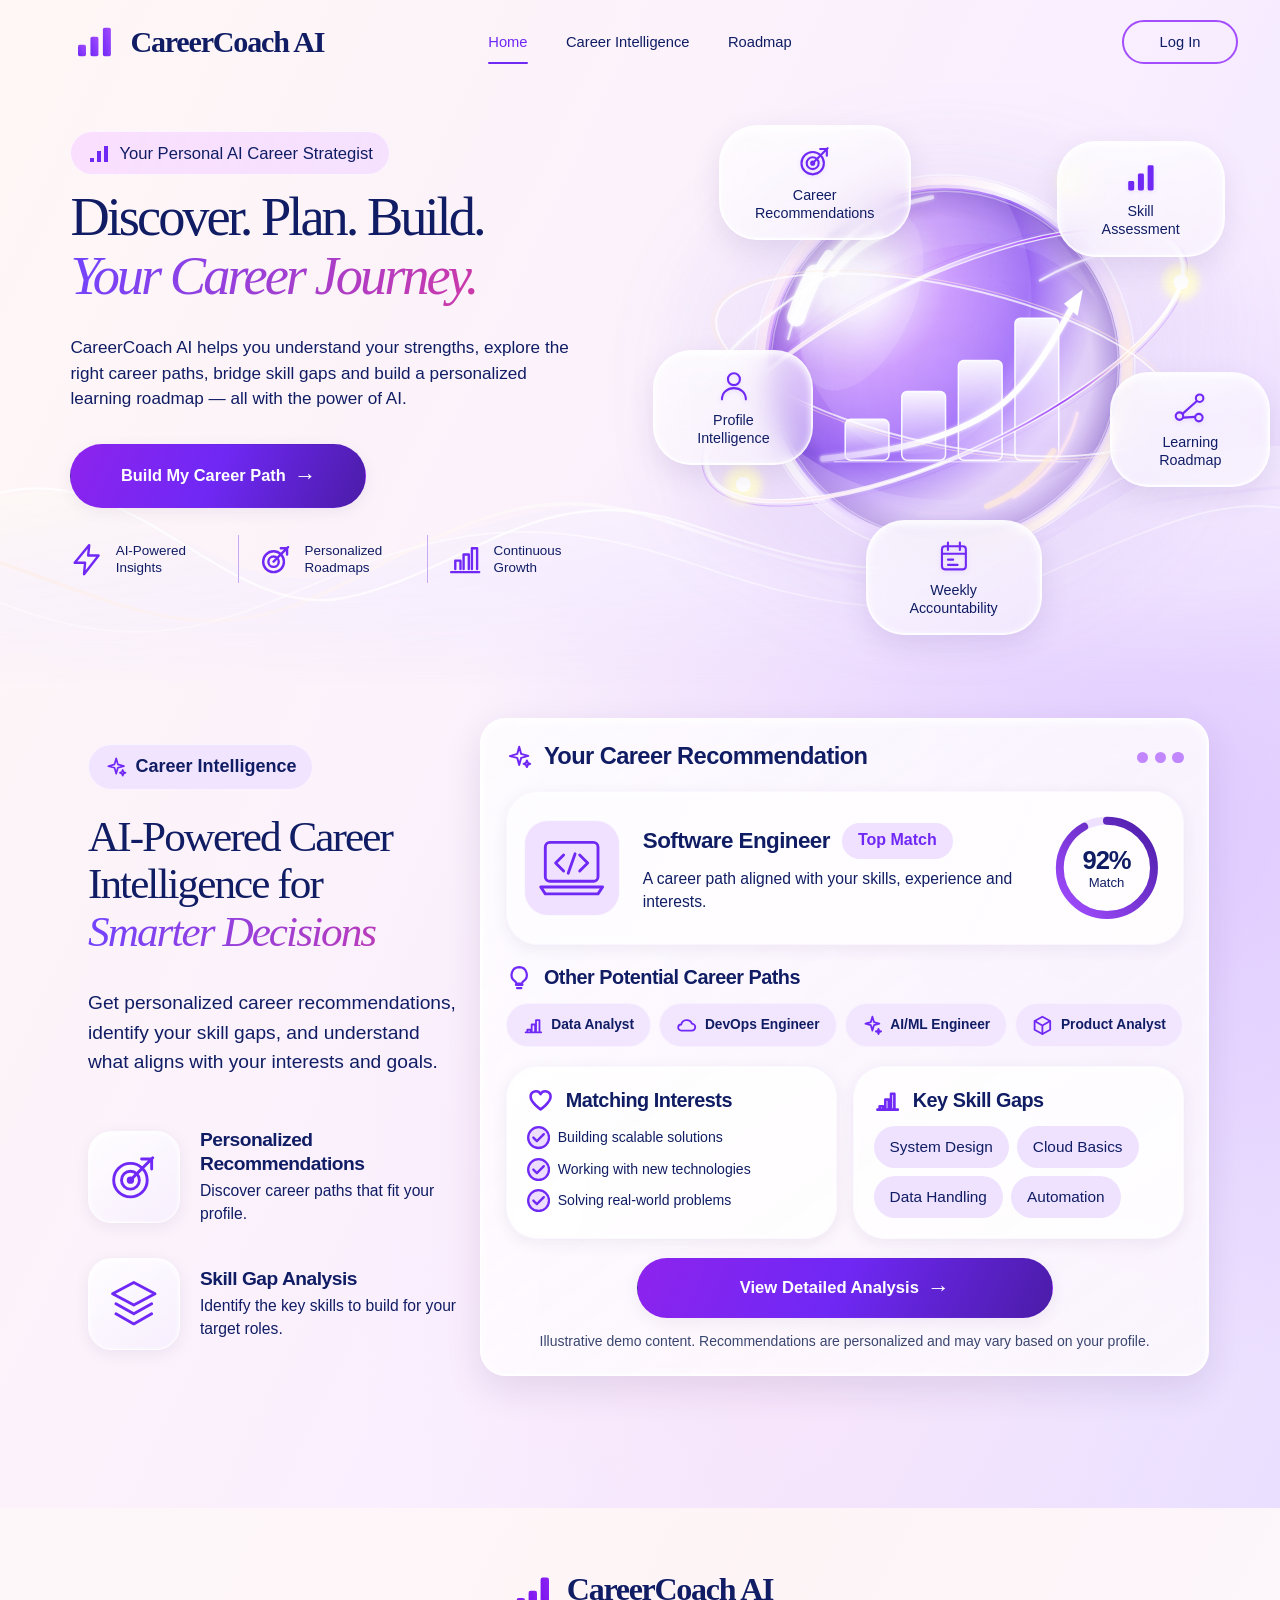
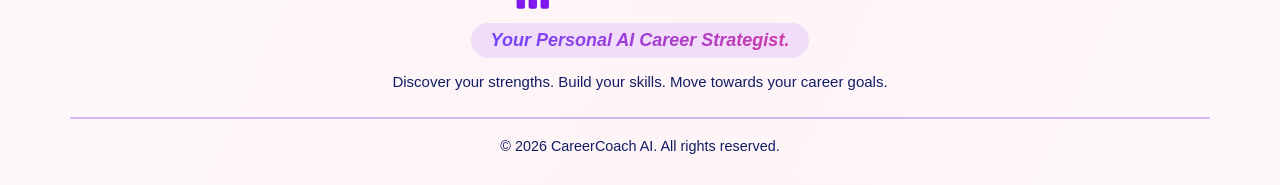
<file: frontend/index.html>
<!doctype html>
<html lang="en">
<head>
  <meta charset="utf-8">
  <meta name="viewport" content="width=device-width, initial-scale=1">
  <meta name="description" content="Understand your strengths, discover career paths, bridge skill gaps and build a personalized learning roadmap with CareerCoach AI.">
  <meta name="theme-color" content="#fff9f8">
  <title>CareerCoach AI — Your Personal AI Career Strategist</title>
  <link rel="stylesheet" href="css/variables.css">
  <link rel="stylesheet" href="css/reset.css">
  <link rel="stylesheet" href="css/typography.css">
  <link rel="stylesheet" href="css/global.css">
  <link rel="stylesheet" href="css/components.css">
  <link rel="stylesheet" href="css/layout.css">
  <link rel="stylesheet" href="css/responsive.css">
  <link rel="stylesheet" href="css/pages/home.css">
  <link rel="stylesheet" href="css/pages/home-career-intelligence.css">
  <link rel="stylesheet" href="css/pages/home-skill-assessment.css">
  <link rel="stylesheet" href="css/pages/home-roadmap.css">
  <link rel="stylesheet" href="css/pages/home-accountability.css">
  <link rel="stylesheet" href="css/pages/home-footer.css">
  <script type="module" src="js/pages/home.js"></script>
</head>
<body class="home-page">
  <a class="skip-link" href="#main-content">Skip to content</a>
  <header class="home-header">
    <a class="brand-lockup" href="#main-content" aria-label="CareerCoach AI home">
      <svg class="brand-mark" viewBox="0 0 54 54" aria-hidden="true">
        <defs><linearGradient id="brand-violet" x1="0" y1="1" x2="1" y2="0"><stop stop-color="var(--color-primary)"/><stop offset="1" stop-color="var(--color-violet-secondary)"/></linearGradient></defs>
        <rect x="9" y="30" width="9" height="13" rx="2" fill="url(#brand-violet)"/>
        <rect x="23" y="21" width="9" height="22" rx="2" fill="url(#brand-violet)"/>
        <rect x="37" y="11" width="9" height="32" rx="2" fill="url(#brand-violet)"/>
      </svg>
      <span class="brand-name">CareerCoach AI</span>
    </a>

    <button class="menu-toggle" type="button" aria-expanded="false" aria-controls="primary-navigation" aria-label="Open navigation">
      <span></span><span></span><span></span>
    </button>

    <nav class="primary-navigation" id="primary-navigation" aria-label="Main navigation">
      <div class="navigation-links">
        <a class="navigation-link is-current" href="#main-content" aria-current="page">Home</a>
        <a class="navigation-link" href="/pages/career-intelligence.html">Career Intelligence</a>
        <a class="navigation-link" href="/pages/roadmap.html">Roadmap</a>
      </div>
      <div class="navigation-actions">
        <a class="login-link" href="/pages/login.html">Log In</a>
      </div>
    </nav>
  </header>

  <main id="main-content" class="home-hero">
    <div class="hero-inner">
      <section class="hero-copy" aria-labelledby="hero-title">
        <p class="hero-eyebrow">
          <svg viewBox="0 0 24 24" aria-hidden="true"><path d="M3 17h4v4H3zm7-7h4v11h-4zm7-5h4v16h-4z"/></svg>
          <span>Your Personal AI Career Strategist</span>
        </p>
        <h1 id="hero-title"><span>Discover. Plan. Build.</span><em>Your Career Journey.</em></h1>
        <p class="hero-description">CareerCoach AI helps you understand your strengths, explore the right career paths, bridge skill gaps and build a personalized learning roadmap — all with the power of AI.</p>
        <div class="hero-actions">
          <a class="button button-primary hero-primary" href="pages/create-account.html">Build My Career Path <span aria-hidden="true">→</span></a>
        </div>
        <ul class="hero-benefits" aria-label="CareerCoach AI benefits">
          <li>
            <svg viewBox="0 0 32 32" aria-hidden="true"><path d="m18.5 2-14 17h10l-1 11 14-18h-10z"/></svg>
            <span>AI-Powered<br>Insights</span>
          </li>
          <li>
            <svg viewBox="0 0 32 32" aria-hidden="true"><circle cx="14" cy="18" r="10"/><circle cx="14" cy="18" r="5"/><path d="m14 18 14-14m-7 1h6v6"/></svg>
            <span>Personalized<br>Roadmaps</span>
          </li>
          <li>
            <svg viewBox="0 0 32 32" aria-hidden="true"><path d="M3 28h27M7 25V17h5v8m3 0V11h5v14m3 0V5h5v20"/></svg>
            <span>Continuous<br>Growth</span>
          </li>
        </ul>
      </section>

      <section class="hero-art" aria-label="Career growth illustration">
        <img class="growth-globe" src="assets/svg/career-growth-orbit.svg" alt="A person climbing toward a goal along a rising career path, surrounded by glowing orbital rings." width="880" height="740">
        <ul class="feature-panels" aria-label="CareerCoach AI tools">
          <li class="feature-panel feature-recommendations">
            <svg viewBox="0 0 48 48" aria-hidden="true"><circle cx="21" cy="27" r="15"/><circle cx="21" cy="27" r="8"/><circle cx="21" cy="27" r="2"/><path d="m21 27 20-20m-10 1h9v9"/></svg>
            <span>Career<br>Recommendations</span>
          </li>
          <li class="feature-panel feature-assessment">
            <svg viewBox="0 0 48 48" aria-hidden="true"><rect x="7" y="28" width="8" height="13" rx="2"/><rect x="20" y="18" width="8" height="23" rx="2"/><rect x="33" y="7" width="8" height="34" rx="2"/></svg>
            <span>Skill<br>Assessment</span>
          </li>
          <li class="feature-panel feature-profile">
            <svg viewBox="0 0 48 48" aria-hidden="true"><circle cx="24" cy="15" r="8"/><path d="M8 42c0-9 7-15 16-15s16 6 16 15"/></svg>
            <span>Profile<br>Intelligence</span>
          </li>
          <li class="feature-panel feature-roadmap">
            <svg viewBox="0 0 48 48" aria-hidden="true"><circle cx="10" cy="35" r="5"/><circle cx="37" cy="11" r="5"/><circle cx="36" cy="37" r="5"/><path d="m14 32 19-17m-18 22 16-1"/></svg>
            <span>Learning<br>Roadmap</span>
          </li>
          <li class="feature-panel feature-accountability">
            <svg viewBox="0 0 48 48" aria-hidden="true"><rect x="8" y="11" width="32" height="31" rx="4"/><path d="M16 6v10m16-10v10M8 21h32m-24 8h7m-7 7h13"/></svg>
            <span>Weekly<br>Accountability</span>
          </li>
        </ul>
      </section>
    </div>

    <svg class="hero-waves" viewBox="0 0 1680 210" preserveAspectRatio="none" aria-hidden="true">
      <defs>
        <linearGradient id="wave-one" x1="0" y1="0" x2="1" y2="1"><stop stop-color="var(--color-ivory)" stop-opacity=".85"/><stop offset=".5" stop-color="var(--color-lavender-pale)" stop-opacity=".78"/><stop offset="1" stop-color="var(--color-lavender)" stop-opacity=".88"/></linearGradient>
        <linearGradient id="wave-two" x1="0" y1="0" x2="1" y2="0"><stop stop-color="var(--color-peach)" stop-opacity=".45"/><stop offset=".52" stop-color="var(--color-surface)" stop-opacity=".62"/><stop offset="1" stop-color="var(--color-lavender)" stop-opacity=".48"/></linearGradient>
      </defs>
      <path d="M0 45C180 12 267 135 434 113S721 18 919 73s295 73 470 4 207-91 291-82v215H0z" fill="url(#wave-one)"/>
      <path d="M0 102c171 39 268 81 446 20s264-94 439-54 289 65 452 18 243-42 343-50" fill="none" stroke="url(#wave-two)" stroke-width="3"/>
      <path d="M0 41c179-29 297 112 451 92s255-106 442-67 310 68 478 1 222-82 309-69" fill="none" stroke="#fff" stroke-opacity=".75" stroke-width="2"/>
      <path d="M0 137c190 49 281 21 444-25s291-49 465-9 303 55 459 10 226-66 312-59" fill="none" stroke="#fff" stroke-opacity=".55" stroke-width="1.5"/>
    </svg>
  </main>

  <section class="career-intelligence" id="career-intelligence" aria-labelledby="career-intelligence-title">
    <div class="career-intelligence-layout">
      <div class="career-intelligence-copy">
        <p class="ci-eyebrow">
          <svg viewBox="0 0 24 24" aria-hidden="true"><path d="M12 2.5 13.8 9l6.5 1.8-6.5 1.8L12 19l-1.8-6.4L3.5 11l6.7-2z"/><path d="m19 15 .9 2.1L22 18l-2.1.9L19 21l-.9-2.1L16 18l2.1-.9z"/></svg>
          <span>Career Intelligence</span>
        </p>
        <h2 id="career-intelligence-title">
          <span>AI-Powered Career</span>
          <span>Intelligence for</span>
          <em>Smarter Decisions</em>
        </h2>
        <p class="ci-description">Get personalized career recommendations, identify your skill gaps, and understand what aligns with your interests and goals.</p>

        <div class="ci-features">
          <article class="ci-feature">
            <span class="ci-feature-icon" aria-hidden="true">
              <svg viewBox="0 0 48 48"><circle cx="21" cy="27" r="15"/><circle cx="21" cy="27" r="8"/><circle cx="21" cy="27" r="2"/><path d="m21 27 20-20m-10 1h9v9"/></svg>
            </span>
            <span class="ci-feature-copy">
              <strong>Personalized Recommendations</strong>
              <span>Discover career paths that fit your profile.</span>
            </span>
          </article>
          <article class="ci-feature">
            <span class="ci-feature-icon" aria-hidden="true">
              <svg viewBox="0 0 48 48"><path d="m24 5 19 10-19 10L5 15 24 5Z"/><path d="m8 24 16 9 16-9M8 33l16 9 16-9"/></svg>
            </span>
            <span class="ci-feature-copy">
              <strong>Skill Gap Analysis</strong>
              <span>Identify the key skills to build for your target roles.</span>
            </span>
          </article>
        </div>
      </div>

      <article class="ci-dashboard" aria-labelledby="ci-dashboard-title">
        <header class="ci-dashboard-heading">
          <h3 id="ci-dashboard-title">
            <svg viewBox="0 0 24 24" aria-hidden="true"><path d="M12 2.5 13.8 9l6.5 1.8-6.5 1.8L12 19l-1.8-6.4L3.5 11l6.7-2z"/><path d="m19 15 .9 2.1L22 18l-2.1.9L19 21l-.9-2.1L16 18l2.1-.9z"/></svg>
            Your Career Recommendation
          </h3>
          <span class="ci-window-dots" aria-hidden="true"><i></i><i></i><i></i></span>
        </header>

        <section class="ci-recommendation" aria-label="Illustrative demo career recommendation">
          <span class="ci-code-icon" aria-hidden="true">
            <svg viewBox="0 0 64 64"><rect x="9" y="9" width="46" height="34" rx="4"/><path d="M5 48h54l-4 6H9l-4-6Z"/><path d="m25 20-7 7 7 7m14-14 7 7-7 7m-4-15-6 17"/></svg>
          </span>
          <div class="ci-recommendation-copy">
            <div class="ci-role-heading">
              <h4>Software Engineer</h4>
              <span class="ci-match-badge">Top Match</span>
            </div>
            <p>A career path aligned with your skills, experience and interests.</p>
          </div>
          <div class="ci-score" role="meter" aria-label="Illustrative demo match score" aria-valuemin="0" aria-valuemax="100" aria-valuenow="92">
            <svg viewBox="0 0 120 120" aria-hidden="true">
              <defs><linearGradient id="ci-score-gradient" x1="15" y1="14" x2="105" y2="108" gradientUnits="userSpaceOnUse"><stop stop-color="var(--color-violet-secondary)"/><stop offset="1" stop-color="var(--color-purple-deep)"/></linearGradient></defs>
              <circle class="ci-score-track" cx="60" cy="60" r="48"/>
              <circle class="ci-score-value" cx="60" cy="60" r="48"/>
            </svg>
            <span><strong>92%</strong><small>Match</small></span>
          </div>
        </section>

        <section class="ci-paths" aria-labelledby="ci-paths-title">
          <h4 id="ci-paths-title">
            <svg viewBox="0 0 24 24" aria-hidden="true"><path d="M9 18h6m-5 3h4m-2-19a7 7 0 0 0-4 12.7c.8.6 1.3 1.5 1.5 2.3h5c.2-.8.7-1.7 1.5-2.3A7 7 0 0 0 12 2Z"/></svg>
            Other Potential Career Paths
          </h4>
          <ul class="ci-path-chips" aria-label="Illustrative career paths">
            <li><svg viewBox="0 0 24 24" aria-hidden="true"><path d="M3 20h18M5 17h4v3H5zm5-6h4v9h-4zm5-5h4v14h-4z"/></svg>Data Analyst</li>
            <li><svg viewBox="0 0 24 24" aria-hidden="true"><path d="M6 18h12a4 4 0 0 0 .4-8A6.5 6.5 0 0 0 6 11a3.5 3.5 0 0 0 0 7Z"/></svg>DevOps Engineer</li>
            <li><svg viewBox="0 0 24 24" aria-hidden="true"><path d="m12 2 1.8 6.2L20 10l-6.2 1.8L12 18l-1.8-6.2L4 10l6.2-1.8L12 2Z"/><path d="m19 16 .8 2.2L22 19l-2.2.8L19 22l-.8-2.2L16 19l2.2-.8z"/></svg>AI/ML Engineer</li>
            <li><svg viewBox="0 0 24 24" aria-hidden="true"><path d="m12 2 9 5v10l-9 5-9-5V7l9-5Z"/><path d="m3.5 7.2 8.5 5 8.5-5M12 22V12"/></svg>Product Analyst</li>
          </ul>
        </section>

        <div class="ci-insight-grid">
          <section class="ci-insight-card" aria-labelledby="ci-interests-title">
            <h4 id="ci-interests-title"><svg viewBox="0 0 24 24" aria-hidden="true"><path d="M20.8 8.7c0 5.1-8.8 11-8.8 11s-8.8-5.9-8.8-11A4.7 4.7 0 0 1 12 6.2a4.7 4.7 0 0 1 8.8 2.5Z"/></svg>Matching Interests</h4>
            <ul class="ci-interest-list">
              <li><svg viewBox="0 0 20 20" aria-hidden="true"><circle cx="10" cy="10" r="9"/><path d="m5.5 10 3 3 6-6"/></svg>Building scalable solutions</li>
              <li><svg viewBox="0 0 20 20" aria-hidden="true"><circle cx="10" cy="10" r="9"/><path d="m5.5 10 3 3 6-6"/></svg>Working with new technologies</li>
              <li><svg viewBox="0 0 20 20" aria-hidden="true"><circle cx="10" cy="10" r="9"/><path d="m5.5 10 3 3 6-6"/></svg>Solving real-world problems</li>
            </ul>
          </section>
          <section class="ci-insight-card ci-skill-card" aria-labelledby="ci-skills-title">
            <h4 id="ci-skills-title"><svg viewBox="0 0 24 24" aria-hidden="true"><path d="M3 20h18M5 17h3v3H5zm5-6h3v9h-3zm5-5h3v14h-3z"/></svg>Key Skill Gaps</h4>
            <ul class="ci-skill-chips" aria-label="Illustrative skill gaps">
              <li>System Design</li><li>Cloud Basics</li><li>Data Handling</li><li>Automation</li>
            </ul>
          </section>
        </div>

        <a class="button button-primary ci-dashboard-cta" href="pages/career-intelligence.html">View Detailed Analysis <span aria-hidden="true">→</span></a>
        <p class="ci-disclaimer">Illustrative demo content. Recommendations are personalized and may vary based on your profile.</p>
      </article>
    </div>

  </section>




  <footer class="home-footer" id="site-footer" aria-label="CareerCoach AI footer">
    <div class="home-footer-inner">
      <div class="home-footer-brand">
        <svg class="home-footer-mark" viewBox="0 0 40 36" aria-hidden="true" xmlns="http://www.w3.org/2000/svg">
          <defs><linearGradient id="home-footer-brand-bars-gradient" x1="0" y1="1" x2="1" y2="0"><stop offset="0" stop-color="#7611eb"/><stop offset="1" stop-color="#8d24f5"/></linearGradient></defs>
          <rect x="8" y="25" width="7" height="9" rx="1.8" fill="url(#home-footer-brand-bars-gradient)"/>
          <rect x="18" y="19" width="7" height="15" rx="1.8" fill="url(#home-footer-brand-bars-gradient)"/>
          <rect x="28" y="8" width="7" height="26" rx="1.8" fill="url(#home-footer-brand-bars-gradient)"/>
        </svg>
        <span>CareerCoach AI</span>
      </div>
      <p class="home-footer-tagline"><span>Your Personal AI Career Strategist.</span></p>
      <p class="home-footer-description">Discover your strengths. Build your skills. Move towards your career goals.</p>
      <div class="home-footer-divider" aria-hidden="true"></div>
      <p class="home-footer-copyright">© 2026 CareerCoach AI. All rights reserved.</p>
    </div>
  </footer>
</body>
</html>
</file>
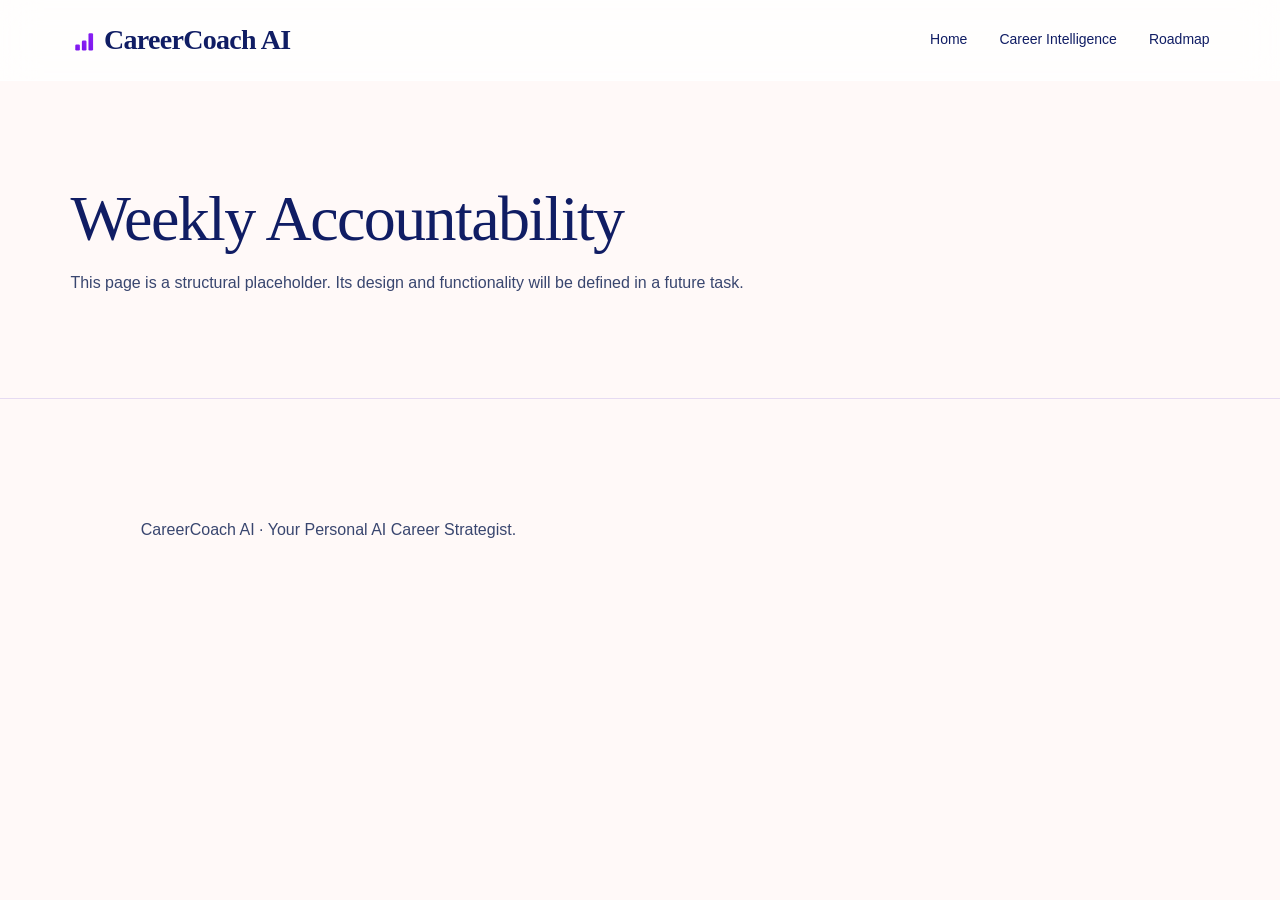
<file: frontend/pages/accountability.html>
<!doctype html>
<html lang="en">
<head>
  <meta charset="utf-8">
  <meta name="viewport" content="width=device-width, initial-scale=1">
  <title>Weekly Accountability | CareerCoach AI</title>
  <link rel="stylesheet" href="../css/variables.css">
  <link rel="stylesheet" href="../css/reset.css">
  <link rel="stylesheet" href="../css/typography.css">
  <link rel="stylesheet" href="../css/global.css">
  <link rel="stylesheet" href="../css/components.css">
  <link rel="stylesheet" href="../css/layout.css">
  <link rel="stylesheet" href="../css/responsive.css">
  <script type="module" src="../js/main.js"></script>
</head>
<body>
  <a class="skip-link" href="#main-content">Skip to content</a>
  <div data-site-header></div>
  <main id="main-content" class="page-container">
    <h1>Weekly Accountability</h1>
    <p>This page is a structural placeholder. Its design and functionality will be defined in a future task.</p>
  </main>
  <div data-site-footer></div>
</body>
</html>
</file>
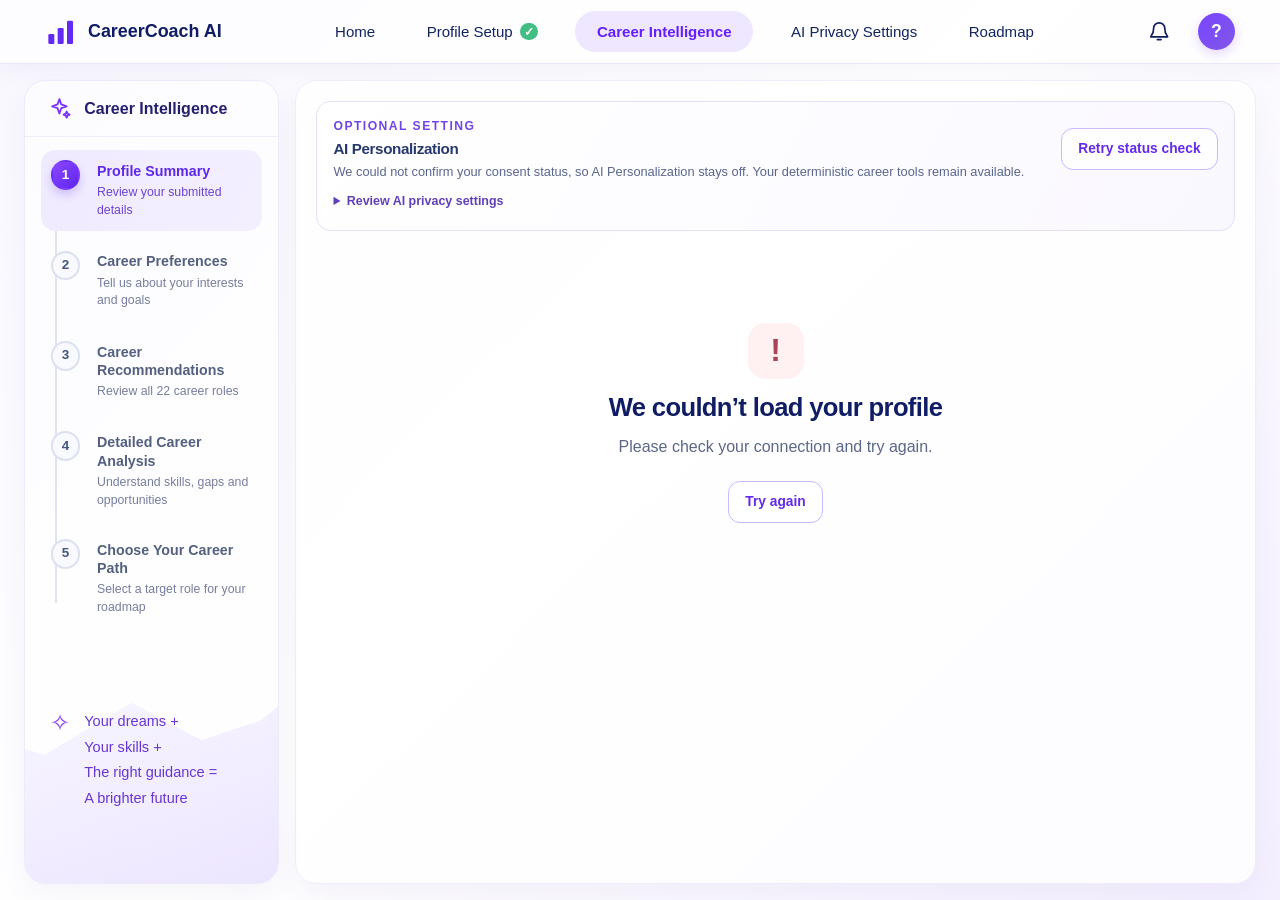
<file: frontend/pages/career-intelligence.html>
<!doctype html>
<html lang="en">
<head>
  <meta charset="utf-8">
  <meta name="viewport" content="width=device-width, initial-scale=1">
  <meta name="theme-color" content="#f8f7ff">
  <meta name="description" content="Review your saved CareerCoach AI profile before continuing to career preferences.">
  <title>Career Intelligence — Profile Summary | CareerCoach AI</title>
  <link rel="stylesheet" href="../css/variables.css">
  <link rel="stylesheet" href="../css/reset.css">
  <link rel="stylesheet" href="../css/typography.css">
  <link rel="stylesheet" href="../css/global.css">
  <link rel="stylesheet" href="../css/components.css">
  <link rel="stylesheet" href="../css/layout.css">
  <link rel="stylesheet" href="../css/responsive.css">
  <link rel="stylesheet" href="../css/career-intelligence.css">
  <script type="module" src="../js/pages/career-intelligence.js"></script>
</head>
<body class="career-summary-page">
  <a class="ci-skip-link" href="#summary-content">Skip to profile summary</a>

  <header class="ci-topbar">
    <a class="ci-brand" href="../index.html" aria-label="CareerCoach AI home">
      <svg viewBox="0 0 48 48" aria-hidden="true"><rect x="5" y="27" width="9" height="15" rx="2"/><rect x="19" y="18" width="9" height="24" rx="2"/><rect x="33" y="7" width="9" height="35" rx="2"/></svg>
      <span>CareerCoach AI</span>
    </a>
    <nav class="ci-primary-nav" aria-label="Main navigation">
      <a href="../index.html">Home</a>
      <a class="ci-profile-link" href="profile.html">Profile Setup <span aria-label="completed">✓</span></a>
      <a class="is-active" href="career-intelligence.html" aria-current="page">Career Intelligence</a>
      <a href="#ai-privacy-settings" data-open-ai-privacy-settings>AI Privacy Settings</a>
      <a href="roadmap.html">Roadmap</a>
    </nav>
    <div class="ci-account-tools">
      <span class="ci-notification" aria-label="Notifications">
        <svg viewBox="0 0 24 24" aria-hidden="true"><path d="M18 9a6 6 0 0 0-12 0c0 7-3 7-3 9h18c0-2-3-2-3-9M10 21h4"/></svg>
      </span>
      <span class="ci-user-avatar" data-user-avatar aria-label="Profile avatar">?</span>
    </div>
  </header>

  <div class="ci-layout">
    <aside class="ci-sidebar" aria-label="Career Intelligence progress">
      <div class="ci-sidebar-heading">
        <svg viewBox="0 0 24 24" aria-hidden="true"><path d="m12 3 1.8 5.2L19 10l-5.2 1.8L12 17l-1.8-5.2L5 10l5.2-1.8L12 3Z"/><path d="m19 15 .9 2.1L22 18l-2.1.9L19 21l-.9-2.1L16 18l2.1-.9L19 15Z"/></svg>
        <h2>Career Intelligence</h2>
      </div>
      <ol class="ci-stepper">
        <li class="is-current" aria-current="step" data-step="1"><span class="ci-step-number">1</span><span><strong>Profile Summary</strong><small>Review your submitted details</small></span></li>
        <li data-step="2"><span class="ci-step-number">2</span><span><strong>Career Preferences</strong><small>Tell us about your interests and goals</small></span></li>
        <li data-step="3"><span class="ci-step-number">3</span><span><strong>Career Recommendations</strong><small>Review all 22 career roles</small></span></li>
        <li data-step="4"><span class="ci-step-number">4</span><span><strong>Detailed Career Analysis</strong><small>Understand skills, gaps and opportunities</small></span></li>
        <li data-step="5"><span class="ci-step-number">5</span><span><strong>Choose Your Career Path</strong><small>Select a target role for your roadmap</small></span></li>
      </ol>
      <div class="ci-sidebar-motto"><span aria-hidden="true">✧</span><p>Your dreams +<br>Your skills +<br>The right guidance =<br>A brighter future</p></div>
    </aside>

    <main id="summary-content" class="ci-main">
      <section class="ci-ai-privacy" data-ai-privacy aria-labelledby="ai-privacy-heading">
        <div class="ci-ai-privacy-status">
          <div>
            <p class="ci-preferences-kicker">OPTIONAL SETTING</p>
            <h2 id="ai-privacy-heading">AI Personalization</h2>
            <p data-ai-consent-status role="status" aria-live="polite">Checking your AI privacy settings…</p>
          </div>
          <button class="ci-button ci-button-secondary ci-ai-consent-retry" type="button" data-ai-consent-retry hidden>Retry status check</button>
        </div>
        <details class="ci-ai-privacy-details" id="ai-privacy-settings" data-ai-privacy-details>
          <summary>Review AI privacy settings</summary>
          <div class="ci-ai-privacy-content">
            <p>AI Personalization is optional. If you enable it, selected role-related information from your profile may be sent to Google Gemini to create personalized career explanations. If Gemini is unavailable, the same selected information may be sent to Groq.</p>
            <p>Names, email addresses, school and employer names, raw project descriptions, raw responsibilities, and achievements are excluded.</p>
            <p>AI personalization may add explanations to your three deterministic top career matches. It does not calculate or change scores or ranking. Your deterministic recommendations, detailed analysis, and roadmap remain available if you continue without AI.</p>
            <p class="ci-ai-privacy-feedback" data-ai-consent-feedback role="status" aria-live="polite" hidden></p>
            <div class="ci-ai-privacy-actions" data-ai-consent-unset-actions hidden>
              <button class="ci-button ci-button-primary" type="button" data-ai-consent-grant>Enable AI Personalization</button>
              <button class="ci-button ci-button-secondary" type="button" data-ai-consent-decline>Continue Without AI</button>
            </div>
            <div class="ci-ai-privacy-actions" data-ai-consent-disabled-actions hidden>
              <button class="ci-button ci-button-primary" type="button" data-ai-consent-enable>Enable AI Personalization</button>
            </div>
            <div class="ci-ai-privacy-actions" data-ai-consent-granted-actions hidden>
              <button class="ci-button ci-button-secondary" type="button" data-ai-consent-withdraw>Withdraw AI Personalization Permission</button>
            </div>
          </div>
        </details>
      </section>
      <section class="ci-loading" data-loading role="status">Loading your saved profile…</section>
      <section class="ci-state-panel" data-empty hidden aria-labelledby="empty-title">
        <span class="ci-state-icon" aria-hidden="true">✧</span>
        <h1 id="empty-title">Profile Setup is not complete yet</h1>
        <p>Complete your profile to see your Career Intelligence summary.</p>
        <a class="ci-button ci-button-primary" href="profile.html">Return to Profile Setup</a>
      </section>
      <section class="ci-state-panel ci-error-panel" data-error hidden aria-labelledby="error-title">
        <span class="ci-state-icon" aria-hidden="true">!</span>
        <h1 id="error-title">We couldn’t load your profile</h1>
        <p data-error-message>Please check your connection and try again.</p>
        <button class="ci-button ci-button-secondary" type="button" data-retry>Try again</button>
      </section>

      <div class="ci-dashboard" data-dashboard hidden>
        <div data-profile-summary-screen>
        <header class="ci-page-heading">
          <div class="ci-heading-icon" aria-hidden="true"><svg viewBox="0 0 48 48"><circle cx="24" cy="15" r="8"/><path d="M8 41v-5c0-7 7-11 16-11s16 4 16 11v5H8Z"/></svg></div>
          <div class="ci-heading-copy"><h1>Your Profile Summary</h1><p>Here's a complete overview of the information you've shared. You can edit your details if needed before we analyse your career path.</p></div>
          <a class="ci-button ci-button-secondary ci-edit-button" href="profile.html"><svg viewBox="0 0 24 24" aria-hidden="true"><path d="m4 16.5-.8 4.3 4.3-.8L20 7.5 16.5 4 4 16.5Z"/><path d="m14.8 5.7 3.5 3.5"/></svg>Edit Profile</a>
        </header>

        <section class="ci-overview" aria-label="Profile overview">
          <div class="ci-overview-person"><span class="ci-large-avatar" data-overview-avatar>?</span><div><h2 data-full-name></h2><p data-degree-summary></p></div></div>
          <div class="ci-overview-stat"><span class="ci-stat-icon" aria-hidden="true"><svg viewBox="0 0 24 24"><path d="m2 8 10-5 10 5-10 5L2 8Z"/><path d="M6 10v6c3 3 9 3 12 0v-6M22 8v7"/></svg></span><span><strong>Education</strong><small data-education-count></small></span></div>
          <div class="ci-overview-stat"><span class="ci-stat-icon" aria-hidden="true"><svg viewBox="0 0 24 24"><rect x="3" y="7" width="18" height="14" rx="2"/><path d="M8 7V4h8v3M3 12h18m-11 0v2h4v-2"/></svg></span><span><strong>Experience</strong><small data-experience-count></small></span></div>
          <div class="ci-overview-stat"><span class="ci-stat-icon" aria-hidden="true"><svg viewBox="0 0 24 24"><path d="m8 5-6 7 6 7m8-14 6 7-6 7m-3-16-2 18"/></svg></span><span><strong>Skills</strong><small data-skill-count></small></span></div>
          <div class="ci-overview-stat"><span class="ci-stat-icon" aria-hidden="true"><svg viewBox="0 0 24 24"><rect x="5" y="4" width="14" height="17" rx="2"/><path d="M9 4V2h6v2M9 9h6m-6 4h6m-6 4h4"/></svg></span><span><strong>Projects</strong><small data-project-count></small></span></div>
        </section>

        <section class="ci-card-grid" aria-label="Profile details">
          <article class="ci-card" data-card="education">
            <header class="ci-card-heading"><span class="ci-card-icon"><svg viewBox="0 0 24 24"><path d="m2 8 10-5 10 5-10 5L2 8Z"/><path d="M6 10v6c3 3 9 3 12 0v-6M22 8v7"/></svg></span><h2>Education</h2><button class="ci-text-button" type="button" data-toggle="education" aria-expanded="false">View Details</button></header>
            <div class="ci-card-body" data-education-list></div>
          </article>

          <article class="ci-card" data-card="skills">
            <header class="ci-card-heading"><span class="ci-card-icon"><svg viewBox="0 0 24 24"><path d="m8 5-6 7 6 7m8-14 6 7-6 7m-3-16-2 18"/></svg></span><h2>Skills</h2><button class="ci-text-button" type="button" data-toggle="skills" aria-expanded="false">View All</button></header>
            <div class="ci-chip-list" data-skills-list></div>
          </article>

          <article class="ci-card" data-card="experience">
            <header class="ci-card-heading"><span class="ci-card-icon"><svg viewBox="0 0 24 24"><rect x="3" y="7" width="18" height="14" rx="2"/><path d="M8 7V4h8v3M3 12h18m-11 0v2h4v-2"/></svg></span><h2>Experience / Internships</h2><button class="ci-text-button" type="button" data-toggle="experience" aria-expanded="false">View Details ›</button></header>
            <div class="ci-card-body" data-experience-list></div>
          </article>

          <article class="ci-card" data-card="projects">
            <header class="ci-card-heading"><span class="ci-card-icon"><svg viewBox="0 0 24 24"><rect x="5" y="4" width="14" height="17" rx="2"/><path d="M9 4V2h6v2M9 9h6m-6 4h6m-6 4h4"/></svg></span><h2>Projects</h2><button class="ci-text-button" type="button" data-toggle="projects" aria-expanded="false">View All</button></header>
            <ul class="ci-bullet-list" data-project-list></ul>
          </article>

          <article class="ci-card" data-card="certifications">
            <header class="ci-card-heading"><span class="ci-card-icon ci-cert-icon"><svg viewBox="0 0 24 24"><circle cx="12" cy="8" r="6"/><path d="m8 13-2 9 6-3 6 3-2-9m-4-8 1 2 2 .3-1.5 1.5.4 2.2L12 10l-1.9 1 .4-2.2L9 7.3 11 7l1-2Z"/></svg></span><h2>Certifications</h2><button class="ci-text-button" type="button" data-toggle="certifications" aria-expanded="false">View Details ›</button></header>
            <ul class="ci-bullet-list ci-cert-list" data-certification-list></ul>
          </article>

          <article class="ci-card" data-card="additional">
            <header class="ci-card-heading"><span class="ci-card-icon"><svg viewBox="0 0 24 24"><rect x="3" y="3" width="18" height="18" rx="2"/><path d="M8 8h8m-8 4h8m-8 4h5"/></svg></span><h2>Additional Details</h2><span class="ci-heading-spacer"></span></header>
            <ul class="ci-bullet-list" data-additional-list></ul>
          </article>
        </section>

        <section class="ci-continuation" aria-label="Continue to career preferences">
          <span class="ci-info-icon" aria-hidden="true">i</span>
          <div class="ci-continuation-copy"><strong>Looks good? Let's move to the next step!</strong><p>Share your career preferences so we can find the best matches for you.</p><p class="ci-pending-message" data-next-step-message hidden>Career Preferences will be available in a later step.</p></div>
          <button class="ci-button ci-button-primary ci-continue-button" type="button" data-continue>Continue to Career Preferences <span aria-hidden="true">→</span></button>
        </section>
        </div>

        <section class="ci-preferences-screen" data-preferences-screen hidden aria-labelledby="preferences-title">
          <header class="ci-preferences-heading">
            <div>
              <p class="ci-preferences-kicker">STEP 2 OF 5</p>
              <h1 id="preferences-title" tabindex="-1">Let's Understand Your Career Preferences</h1>
              <p>Tell us what interests you, what you enjoy doing and what you want to achieve. We'll use your answers alongside your profile to explore suitable career paths.</p>
            </div>
          </header>

          <form class="ci-preferences-form" data-preferences-form novalidate>
            <fieldset class="ci-preference-question" data-question="career_interest">
              <legend><span class="ci-question-number">1</span><span><strong>Which career area interests you the most?</strong><small>Choose the field you would most like to explore.</small></span></legend>
              <label class="ci-select-label" for="career-interest">Career interest</label>
              <select class="ci-select" id="career-interest" name="career_interest" required>
                <option value="" selected disabled>Select your career interest</option>
                <option>Software Development</option>
                <option>Artificial Intelligence &amp; Machine Learning</option>
                <option>Data Science &amp; Analytics</option>
                <option>Cloud Computing &amp; DevOps</option>
                <option>Cybersecurity</option>
                <option>IT Infrastructure &amp; Networking</option>
                <option>Software Testing &amp; Quality Assurance</option>
                <option>UI/UX &amp; Product Design</option>
                <option>Product &amp; Project Management</option>
                <option>Business &amp; Technology Consulting</option>
                <option>Not Sure Yet</option>
              </select>
            </fieldset>

            <fieldset class="ci-preference-question" data-question="preferred_work_activity">
              <legend><span class="ci-question-number">2</span><span><strong>What type of work do you enjoy doing?</strong><small>Choose the activities that interest you.</small></span></legend>
              <label class="ci-select-label" for="preferred-work-activity">Preferred work activity</label>
              <select class="ci-select" id="preferred-work-activity" name="preferred_work_activity" required>
                <option value="" selected disabled>Select your preferred work activity</option>
                <option>Building applications and software</option>
                <option>Solving technical problems</option>
                <option>Working with data</option>
                <option>Working with AI and automation</option>
                <option>Designing user experiences</option>
                <option>Managing cloud infrastructure</option>
                <option>Testing software and ensuring quality</option>
                <option>Planning and coordinating projects</option>
                <option>Researching and exploring new technologies</option>
                <option>Communicating with clients and teams</option>
                <option>Not Sure Yet</option>
              </select>
            </fieldset>

            <fieldset class="ci-preference-question" data-question="career_goal">
              <legend><span class="ci-question-number">3</span><span><strong>What is your primary career goal?</strong><small>Tell us what you want to achieve next.</small></span></legend>
              <label class="ci-select-label" for="career-goal">Career goal</label>
              <select class="ci-select" id="career-goal" name="career_goal" required>
                <option value="" selected disabled>Select your career goal</option>
                <option>Get my first job</option>
                <option>Secure an internship</option>
                <option>Prepare for campus placements</option>
                <option>Transition to a different career</option>
                <option>Grow in my current career</option>
                <option>Specialise in a particular technology</option>
                <option>Move into a leadership role</option>
                <option>Explore suitable career options</option>
                <option>Return to the workforce</option>
              </select>
            </fieldset>

            <fieldset class="ci-preference-question" data-question="career_priority">
              <legend><span class="ci-question-number">4</span><span><strong>What matters most to you in your future career?</strong><small>Choose the priority that matters most to you.</small></span></legend>
              <label class="ci-select-label" for="career-priority">Career priority</label>
              <select class="ci-select" id="career-priority" name="career_priority" required>
                <option value="" selected disabled>Select your career priority</option>
                <option>Continuous learning and growth</option>
                <option>Career stability and job security</option>
                <option>Work-life balance</option>
                <option>Innovation and creativity</option>
                <option>Independence and flexibility</option>
                <option>Leadership and recognition</option>
                <option>Meaningful impact</option>
                <option>Competitive compensation</option>
                <option>Collaboration and teamwork</option>
                <option>Not Sure Yet</option>
              </select>
            </fieldset>

            <p class="ci-preferences-validation" data-preferences-validation role="alert" aria-live="polite" hidden></p>
            <section class="ci-continuation ci-preferences-continuation" aria-label="Continue to career recommendations">
              <span class="ci-info-icon" aria-hidden="true">i</span>
              <div class="ci-continuation-copy"><strong>Ready to discover your career matches?</strong><p>Your profile and these preferences will be used to generate your career recommendations.</p><p class="ci-pending-message" data-preferences-note role="status" aria-live="polite" hidden></p></div>
              <button class="ci-button ci-button-primary ci-continue-button" type="submit">Analyse My Career Profile <span aria-hidden="true">→</span></button>
            </section>
          </form>
        </section>

        <section class="ci-recommendations-screen" data-recommendations-screen hidden aria-labelledby="recommendations-title">
          <header class="ci-recommendations-heading">
            <p class="ci-preferences-kicker">STEP 3 OF 5</p>
            <h1 id="recommendations-title" tabindex="-1">Your Career Recommendations</h1>
            <p>Based on the information you shared, here are your top career matches and other options to explore.</p>
          </header>

          <section class="ci-match-intro" aria-label="Career matches introduction">
            <span class="ci-match-intro-icon" aria-hidden="true"><svg viewBox="0 0 24 24"><circle cx="10.5" cy="13.5" r="7.5"/><circle cx="10.5" cy="13.5" r="3.5"/><path d="m13 11 8-8m-5 0h5v5"/></svg></span>
            <div><h2>Career Matches</h2><p>Your strongest matches appear first. Explore other career options below.</p></div>
            <button class="ci-text-button ci-results-edit-preferences" type="button" data-return-preferences disabled>Review Career Preferences</button>
          </section>

          <p class="ci-score-disclaimer">These matches are based on your profile and preferences and are not a guarantee of employment.</p>

          <section class="ci-contextual-preferences" data-contextual-preferences hidden aria-labelledby="contextual-preferences-title">
            <h2 id="contextual-preferences-title">Your career context</h2>
            <dl>
              <div><dt>Career Goal</dt><dd data-contextual-career-goal>Not provided</dd></div>
              <div><dt>Career Priority</dt><dd data-contextual-career-priority>Not provided</dd></div>
            </dl>
          </section>

          <section class="ci-recommendations-loading" data-recommendations-loading role="status" aria-live="polite" hidden>
            <span class="ci-loading-indicator" aria-hidden="true"></span>
            <p>Calculating your recommendations…</p>
          </section>

          <section class="ci-recommendation-unavailable" data-recommendations-error aria-labelledby="recommendations-error-title" role="alert" hidden>
            <span class="ci-unavailable-icon" aria-hidden="true">i</span>
            <div>
              <h2 id="recommendations-error-title">We couldn’t load your career recommendations</h2>
              <p data-recommendations-error-message>Please try again.</p>
              <a class="ci-text-button ci-recommendation-error-link" data-recommendations-error-link href="login.html" hidden>Sign in</a>
              <a class="ci-text-button ci-recommendation-error-link" data-recommendations-profile-link href="profile.html" hidden>Return to Profile Setup</a>
              <button class="ci-text-button ci-recommendations-retry" type="button" data-retry-recommendations>Try again</button>
              <button class="ci-text-button ci-return-preferences" type="button" data-return-preferences>Review Career Preferences</button>
            </div>
          </section>

          <section class="ci-recommendations-empty" data-recommendations-empty role="status" hidden>
            <h2>No career role results were returned</h2>
            <p>Review your selections and submit again.</p>
            <button class="ci-text-button ci-return-preferences" type="button" data-return-preferences>Review Career Preferences</button>
          </section>

          <p class="ci-results-status" data-recommendations-status role="status" aria-live="polite" hidden></p>
          <section class="ci-top-recommendations" data-top-recommendations hidden aria-labelledby="top-recommendations-title" aria-live="off">
              <h2 id="top-recommendations-title">Your Top Career Matches</h2>
            <p class="ci-top-ranking-message" data-top-ranking-message role="status" aria-live="polite" hidden></p>
            <div class="ci-role-results" data-top-recommendation-results></div>
          </section>
          <section class="ci-recommendations-empty" data-no-eligible-recommendations role="status" hidden>
            <h2>No eligible recommendations were returned</h2>
            <p>Your full set of evaluated career roles is still available below.</p>
          </section>
          <details class="ci-all-evaluated" data-all-evaluated hidden>
            <summary>Explore Other Careers</summary>
            <p class="ci-all-evaluated-intro">Browse the other careers evaluated for your profile.</p>
            <div class="ci-evaluated-role-list" data-all-evaluated-roles></div>
          </details>

          <section class="ci-continuation ci-recommendations-continuation" aria-label="Continue to detailed career analysis">
            <span class="ci-info-icon" aria-hidden="true">i</span>
            <div class="ci-continuation-copy"><strong>What's next?</strong><p>Choose a career that interests you to learn more about the role.</p><p class="ci-pending-message" data-analysis-unavailable role="status" aria-live="polite" hidden></p></div>
            <button class="ci-button ci-button-primary ci-continue-button" type="button" data-continue-analysis>Continue to Detailed Career Analysis <span aria-hidden="true">→</span></button>
          </section>
        </section>

        <section class="ci-analysis-screen" data-analysis-screen hidden aria-labelledby="analysis-title">
          <header class="ci-analysis-heading">
            <p class="ci-preferences-kicker">STEP 4 OF 5</p>
            <h1 id="analysis-title" tabindex="-1">Detailed Career Analysis</h1>
            <p data-analysis-selected-role aria-live="polite">Select a career role to review its analysis.</p>
          </header>

          <div class="ci-analysis-actions">
            <button class="ci-button ci-button-secondary" type="button" data-back-recommendations>Back to Career Recommendations</button>
          </div>

          <section class="ci-analysis-loading" data-analysis-loading role="status" aria-live="polite" hidden>
            <span class="ci-loading-indicator" aria-hidden="true"></span>
            <p>Preparing the detailed career analysis…</p>
          </section>

          <section class="ci-analysis-error" data-analysis-error role="alert" aria-labelledby="analysis-error-title" hidden>
            <h2 id="analysis-error-title">We couldn’t load this career analysis</h2>
            <p data-analysis-error-message>Please try again.</p>
            <a class="ci-text-button" data-analysis-sign-in href="login.html" hidden>Sign in</a>
            <a class="ci-text-button" data-analysis-profile-link href="profile.html" hidden>Return to Profile Setup</a>
            <button class="ci-text-button" type="button" data-retry-analysis>Retry analysis</button>
          </section>

          <div class="ci-analysis-results" data-analysis-results aria-live="off"></div>
        </section>
      </div>
    </main>
  </div>
</body>
</html>
</file>
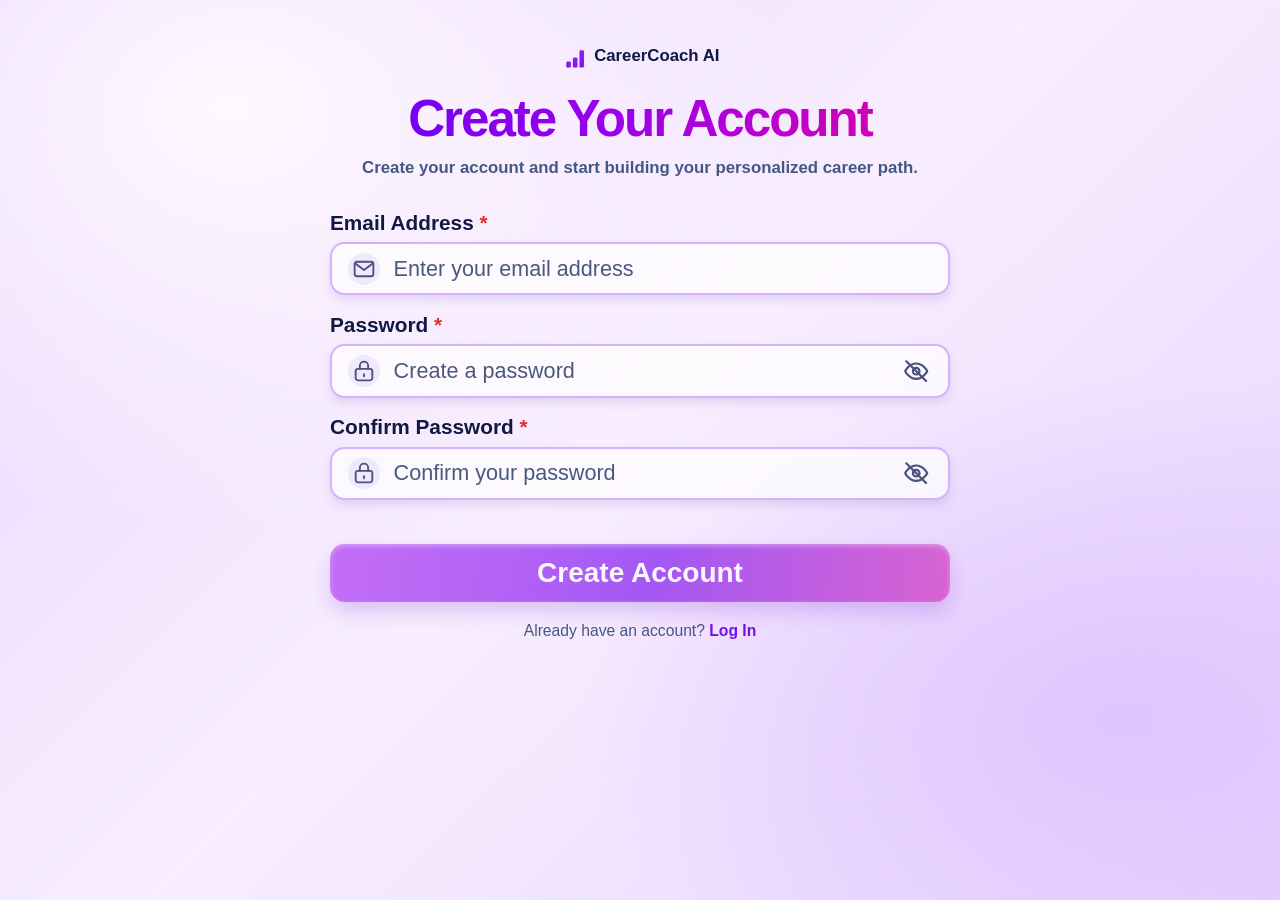
<file: frontend/pages/create-account.html>
<!doctype html>
<html lang="en">
<head>
  <meta charset="utf-8">
  <meta name="viewport" content="width=device-width, initial-scale=1">
  <meta name="theme-color" content="#f1e3ff">
  <title>Create Your Account — CareerCoach AI</title>
  <link rel="stylesheet" href="../css/variables.css">
  <link rel="stylesheet" href="../css/reset.css">
  <link rel="stylesheet" href="../css/pages/create-account.css">
  <script type="module" src="../js/pages/create-account.js"></script>
</head>
<body class="create-account-page">
  <main class="account-card" aria-labelledby="page-title">
    <header class="account-header">
      <a class="account-brand" href="../index.html" aria-label="CareerCoach AI home">
        <svg class="brand-mark" viewBox="0 0 40 36" role="img" aria-label="CareerCoach AI growth mark" xmlns="http://www.w3.org/2000/svg"><defs><linearGradient id="brand-bars-gradient" x1="0" y1="1" x2="1" y2="0"><stop offset="0" stop-color="#7611eb"/><stop offset="1" stop-color="#8d24f5"/></linearGradient></defs><rect x="8" y="25" width="7" height="9" rx="1.8" fill="url(#brand-bars-gradient)"/><rect x="18" y="19" width="7" height="15" rx="1.8" fill="url(#brand-bars-gradient)"/><rect x="28" y="8" width="7" height="26" rx="1.8" fill="url(#brand-bars-gradient)"/></svg><span>CareerCoach AI</span>
      </a>
      <div class="heading-wrap">
        <h1 id="page-title">Create Your Account</h1>
      </div>
      <p class="account-intro">Create your account and start building your personalized career path.</p>
    </header>

    <form id="account-form" novalidate>
      <div class="stepper">
        <section class="step-section email-step" aria-label="Email address">
          <div class="step-number">1</div>
          <div class="step-content">
            <label for="email">Email Address <span aria-hidden="true">*</span></label>
            <div class="field-wrap">
              <svg class="field-icon" viewBox="0 0 24 24" aria-hidden="true"><rect x="3" y="5" width="18" height="14" rx="2"/><path d="m4 7 8 6 8-6"/></svg>
              <input id="email" name="email" type="email" autocomplete="email" placeholder="Enter your email address" required>
            </div>
          </div>
        </section>

        <section class="step-section password-step" aria-label="Password details">
          <div class="step-number">2</div>
          <div class="step-content">
            <label for="password">Password <span aria-hidden="true">*</span></label>
            <div class="field-wrap password-wrap">
              <svg class="field-icon" viewBox="0 0 24 24" aria-hidden="true"><rect x="4" y="10" width="16" height="11" rx="2"/><path d="M8 10V7a4 4 0 0 1 8 0v3m-4 5v2"/></svg>
              <input id="password" name="password" type="password" autocomplete="new-password" placeholder="Create a password" required>
              <button class="visibility-toggle" type="button" aria-label="Show password" aria-pressed="false"><svg viewBox="0 0 24 24" aria-hidden="true"><path d="M2 12s3.5-7 10-7 10 7 10 7-3.5 7-10 7S2 12 2 12Z"/><circle cx="12" cy="12" r="3"/><path class="eye-slash" d="m3 3 18 18"/></svg></button>
            </div>
            <div class="password-errors" id="password-errors" aria-live="polite" hidden>
              <p data-rule-message="length">Password must contain at least 8 characters.</p>
              <p data-rule-message="uppercase">Password must contain at least one uppercase letter.</p>
              <p data-rule-message="lowercase">Password must contain at least one lowercase letter.</p>
              <p data-rule-message="number">Password must contain at least one number.</p>
              <p data-rule-message="special">Password must contain at least one special character.</p>
            </div>
            <label for="confirm-password">Confirm Password <span aria-hidden="true">*</span></label>
            <div class="field-wrap password-wrap">
              <svg class="field-icon" viewBox="0 0 24 24" aria-hidden="true"><rect x="4" y="10" width="16" height="11" rx="2"/><path d="M8 10V7a4 4 0 0 1 8 0v3m-4 5v2"/></svg>
              <input id="confirm-password" name="confirm-password" type="password" autocomplete="new-password" placeholder="Confirm your password" required>
              <button class="visibility-toggle" type="button" aria-label="Show confirm password" aria-pressed="false"><svg viewBox="0 0 24 24" aria-hidden="true"><path d="M2 12s3.5-7 10-7 10 7 10 7-3.5 7-10 7S2 12 2 12Z"/><circle cx="12" cy="12" r="3"/><path class="eye-slash" d="m3 3 18 18"/></svg></button>
            </div>
            <p class="form-message password-message" id="password-message" role="status" aria-live="polite"></p>
          </div>
        </section>
      </div>
      <button class="create-button" id="create-account-submit" type="submit" disabled>Create Account</button>
      <p class="form-message submit-message" id="submit-message" role="status" aria-live="polite"></p>
    </form>
    <p class="account-login-link">Already have an account? <a href="login.html">Log In</a></p>
  </main>
</body>
</html>
</file>
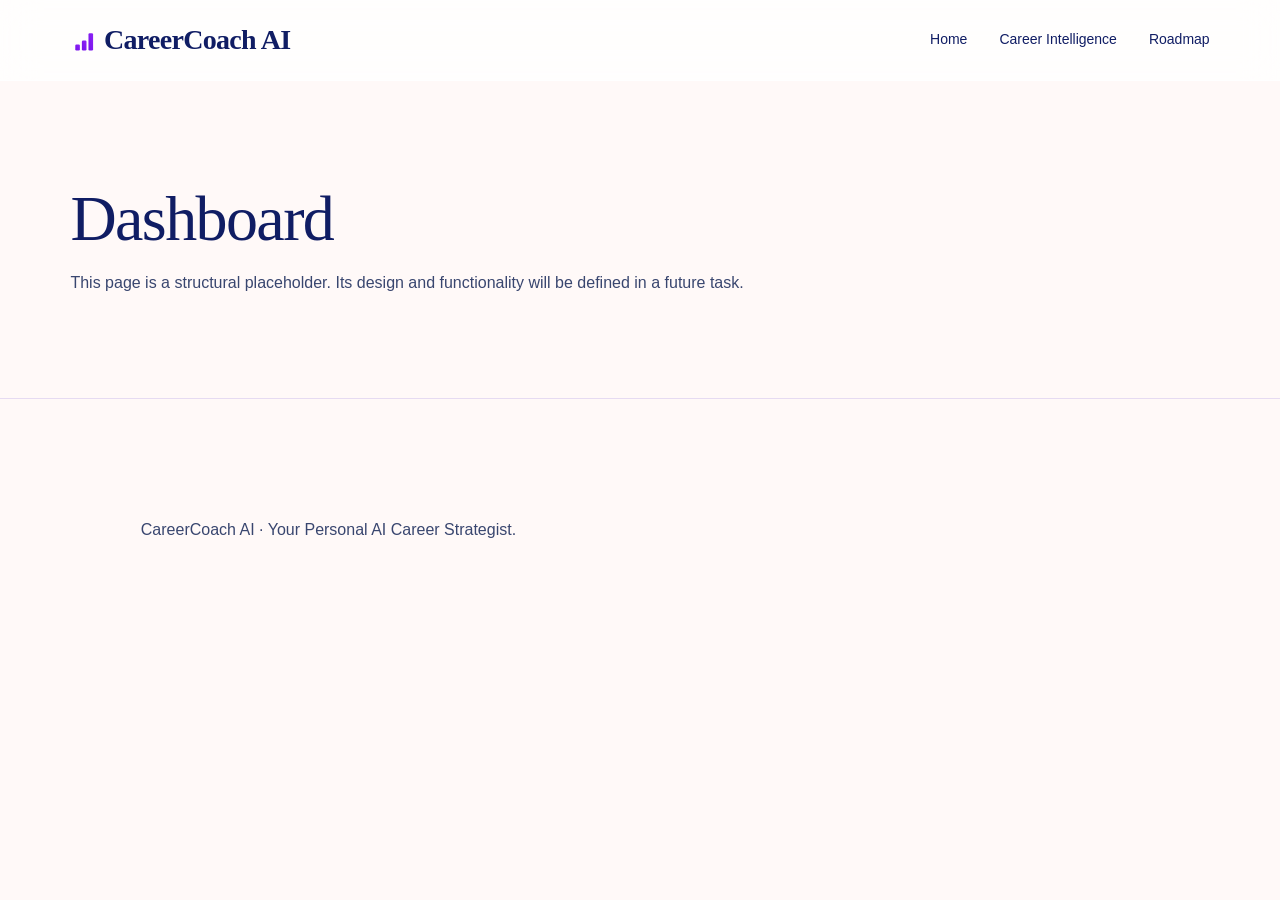
<file: frontend/pages/dashboard.html>
<!doctype html>
<html lang="en">
<head>
  <meta charset="utf-8">
  <meta name="viewport" content="width=device-width, initial-scale=1">
  <title>Dashboard | CareerCoach AI</title>
  <link rel="stylesheet" href="../css/variables.css">
  <link rel="stylesheet" href="../css/reset.css">
  <link rel="stylesheet" href="../css/typography.css">
  <link rel="stylesheet" href="../css/global.css">
  <link rel="stylesheet" href="../css/components.css">
  <link rel="stylesheet" href="../css/layout.css">
  <link rel="stylesheet" href="../css/responsive.css">
  <script type="module" src="../js/main.js"></script>
</head>
<body>
  <a class="skip-link" href="#main-content">Skip to content</a>
  <div data-site-header></div>
  <main id="main-content" class="page-container">
    <h1>Dashboard</h1>
    <p>This page is a structural placeholder. Its design and functionality will be defined in a future task.</p>
  </main>
  <div data-site-footer></div>
</body>
</html>
</file>
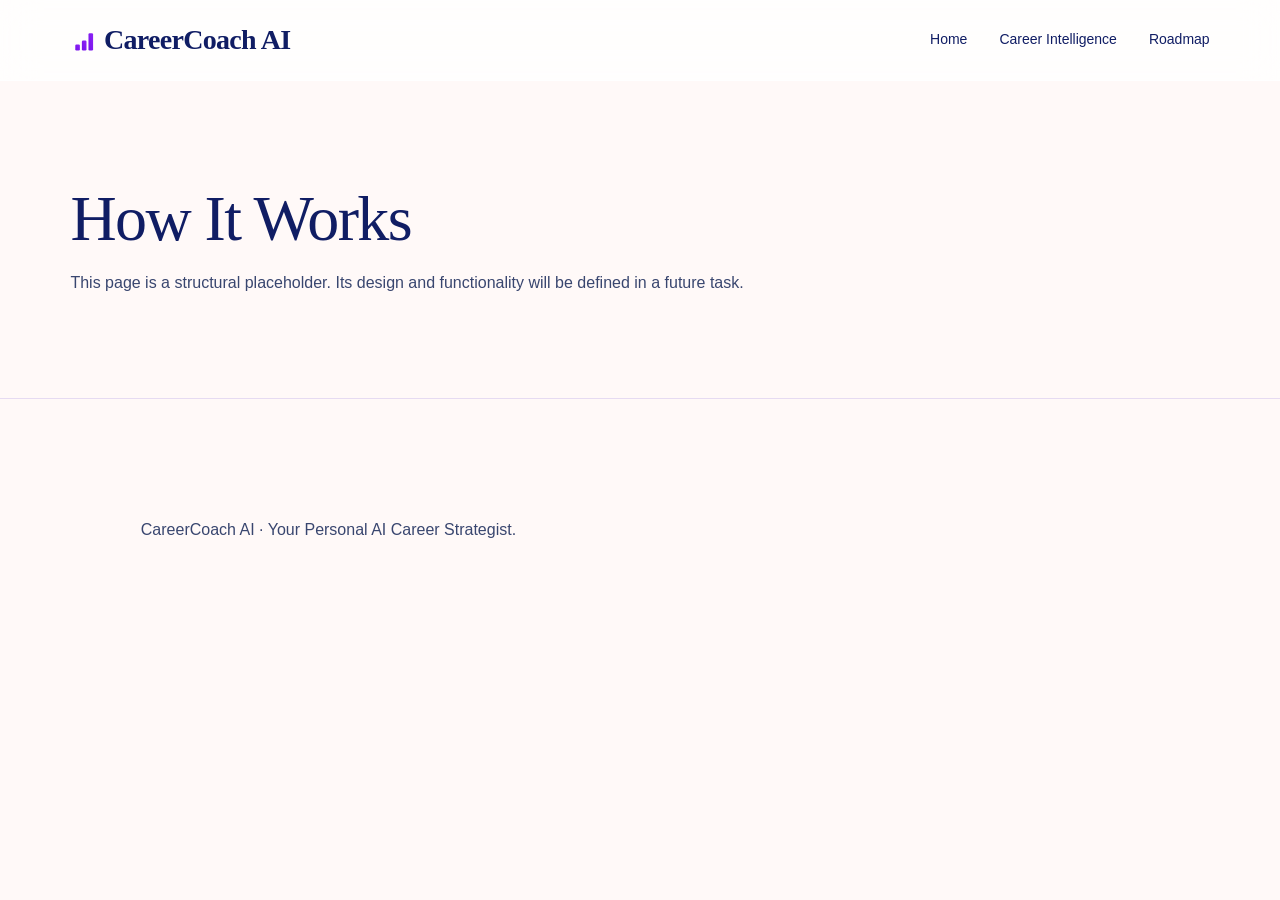
<file: frontend/pages/how-it-works.html>
<!doctype html>
<html lang="en">
<head>
  <meta charset="utf-8">
  <meta name="viewport" content="width=device-width, initial-scale=1">
  <title>How It Works | CareerCoach AI</title>
  <link rel="stylesheet" href="../css/variables.css">
  <link rel="stylesheet" href="../css/reset.css">
  <link rel="stylesheet" href="../css/typography.css">
  <link rel="stylesheet" href="../css/global.css">
  <link rel="stylesheet" href="../css/components.css">
  <link rel="stylesheet" href="../css/layout.css">
  <link rel="stylesheet" href="../css/responsive.css">
  <script type="module" src="../js/main.js"></script>
</head>
<body>
  <a class="skip-link" href="#main-content">Skip to content</a>
  <div data-site-header></div>
  <main id="main-content" class="page-container">
    <h1>How It Works</h1>
    <p>This page is a structural placeholder. Its design and functionality will be defined in a future task.</p>
  </main>
  <div data-site-footer></div>
</body>
</html>
</file>
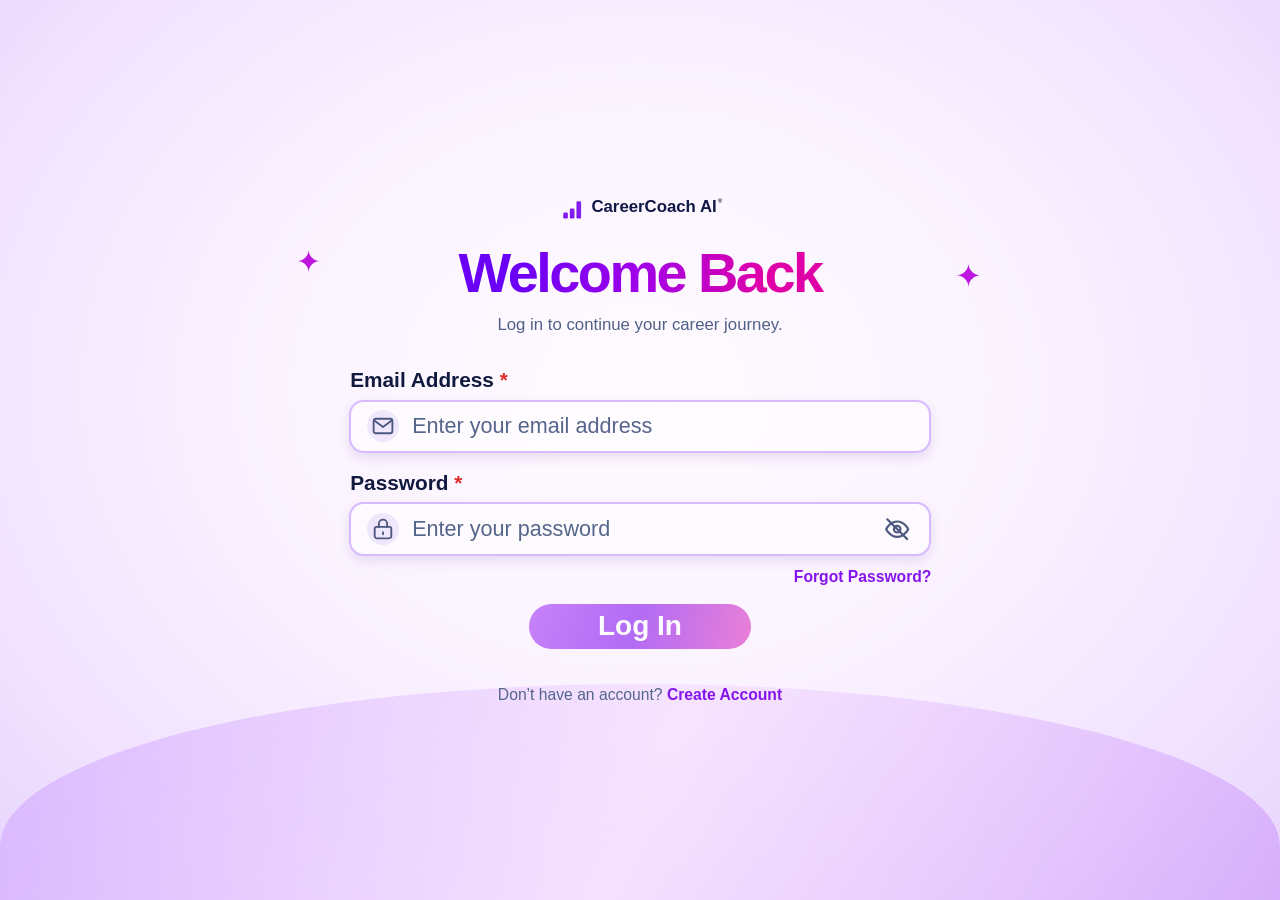
<file: frontend/pages/login.html>
<!doctype html>
<html lang="en">
<head>
  <meta charset="utf-8">
  <meta name="viewport" content="width=device-width, initial-scale=1">
  <meta name="theme-color" content="#f1e3ff">
  <meta name="description" content="Log in to continue your CareerCoach AI career journey.">
  <title>Welcome Back — CareerCoach AI</title>
  <link rel="stylesheet" href="../css/variables.css">
  <link rel="stylesheet" href="../css/reset.css">
  <link rel="stylesheet" href="../css/pages/login.css">
  <script type="module" src="../js/pages/login.js"></script>
</head>
<body class="login-page">
  <main class="login-card" aria-labelledby="login-title">
    <div class="login-gloss" aria-hidden="true"></div>
    <header class="login-header">
      <a class="login-brand" href="../index.html" aria-label="CareerCoach AI home">
        <svg class="login-brand-mark" viewBox="0 0 40 36" aria-hidden="true" xmlns="http://www.w3.org/2000/svg"><defs><linearGradient id="login-brand-bars-gradient" x1="0" y1="1" x2="1" y2="0"><stop offset="0" stop-color="#7611eb"/><stop offset="1" stop-color="#8d24f5"/></linearGradient></defs><rect x="8" y="25" width="7" height="9" rx="1.8" fill="url(#login-brand-bars-gradient)"/><rect x="18" y="19" width="7" height="15" rx="1.8" fill="url(#login-brand-bars-gradient)"/><rect x="28" y="8" width="7" height="26" rx="1.8" fill="url(#login-brand-bars-gradient)"/></svg>
        <span>CareerCoach AI<sup>®</sup></span>
      </a>
      <div class="login-title-wrap">
        <span class="login-sparkle login-sparkle-left" aria-hidden="true">✦</span>
        <h1 id="login-title">Welcome Back</h1>
        <span class="login-sparkle login-sparkle-right" aria-hidden="true">✦</span>
      </div>
      <p class="login-subtitle">Log in to continue your career journey.</p>
    </header>

    <form class="login-form" id="login-form" novalidate>
      <div class="login-field">
        <label for="login-email">Email Address <span aria-hidden="true">*</span></label>
        <div class="login-input-wrap">
          <svg class="login-field-icon" viewBox="0 0 24 24" aria-hidden="true"><rect x="3" y="5" width="18" height="14" rx="2"/><path d="m4 7 8 6 8-6"/></svg>
          <input id="login-email" name="email" type="email" autocomplete="username" placeholder="Enter your email address" required>
        </div>
      </div>

      <div class="login-field">
        <label for="login-password">Password <span aria-hidden="true">*</span></label>
        <div class="login-input-wrap">
          <svg class="login-field-icon" viewBox="0 0 24 24" aria-hidden="true"><rect x="4" y="10" width="16" height="11" rx="2"/><path d="M8 10V7a4 4 0 0 1 8 0v3m-4 5v2"/></svg>
          <input id="login-password" name="password" type="password" autocomplete="current-password" placeholder="Enter your password" required>
          <button class="password-toggle" type="button" aria-label="Show password" aria-pressed="false"><svg viewBox="0 0 24 24" aria-hidden="true"><path d="M2 12s3.5-7 10-7 10 7 10 7-3.5 7-10 7S2 12 2 12Z"/><circle cx="12" cy="12" r="3"/><path class="eye-slash" d="m3 3 18 18"/></svg></button>
        </div>
        <div class="forgot-row"><a id="forgot-password" href="#forgot-password">Forgot Password?</a></div>
      </div>

      <button class="login-submit" id="login-submit" type="submit" disabled>Log In <span aria-hidden="true">⟶</span></button>
      <p class="login-message" id="login-message" role="status" aria-live="polite"></p>
    </form>

    <p class="create-account-prompt">Don’t have an account? <a href="create-account.html">Create Account</a></p>
  </main>
</body>
</html>
</file>
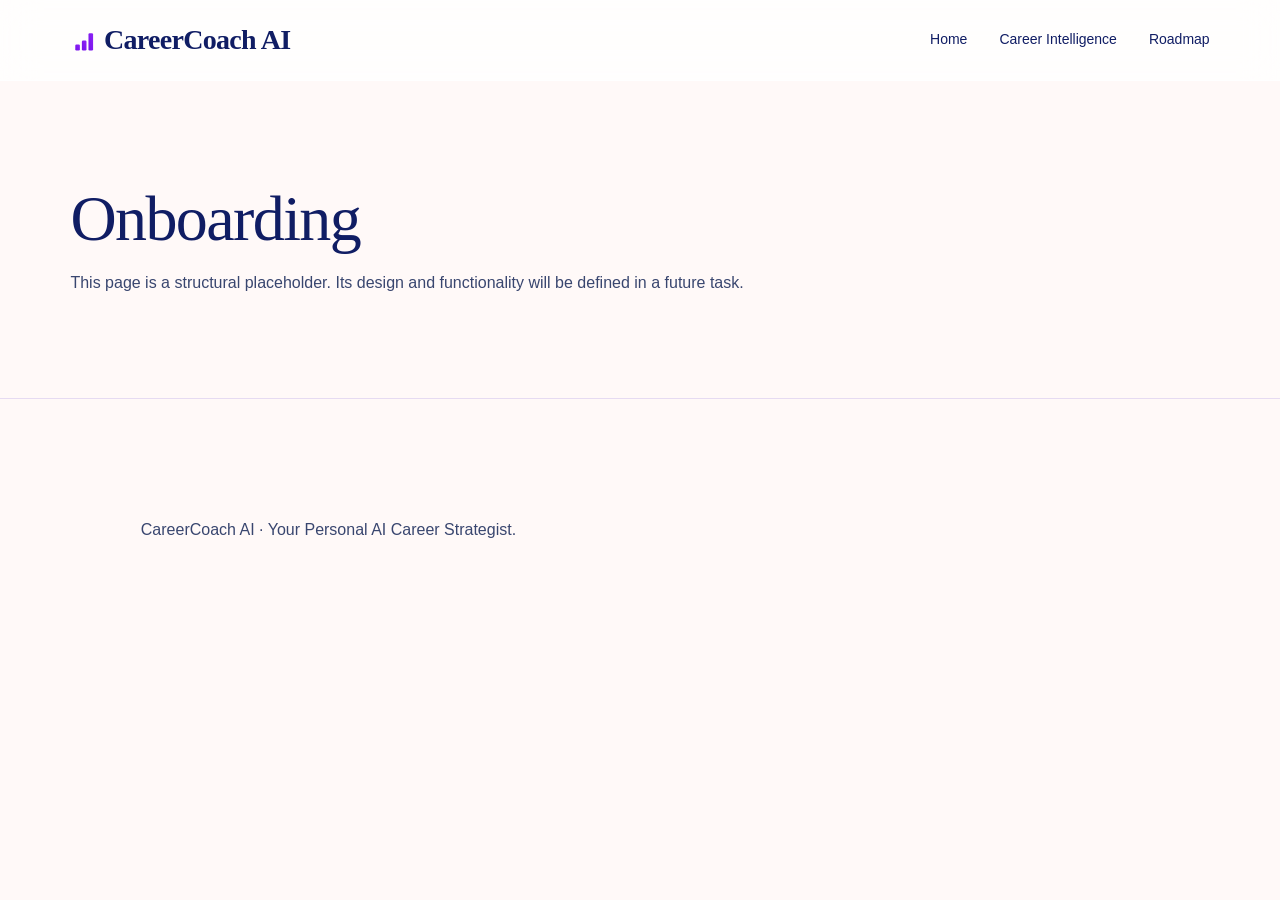
<file: frontend/pages/onboarding.html>
<!doctype html>
<html lang="en">
<head>
  <meta charset="utf-8">
  <meta name="viewport" content="width=device-width, initial-scale=1">
  <title>Onboarding | CareerCoach AI</title>
  <link rel="stylesheet" href="../css/variables.css">
  <link rel="stylesheet" href="../css/reset.css">
  <link rel="stylesheet" href="../css/typography.css">
  <link rel="stylesheet" href="../css/global.css">
  <link rel="stylesheet" href="../css/components.css">
  <link rel="stylesheet" href="../css/layout.css">
  <link rel="stylesheet" href="../css/responsive.css">
  <script type="module" src="../js/main.js"></script>
</head>
<body>
  <a class="skip-link" href="#main-content">Skip to content</a>
  <div data-site-header></div>
  <main id="main-content" class="page-container">
    <h1>Onboarding</h1>
    <p>This page is a structural placeholder. Its design and functionality will be defined in a future task.</p>
  </main>
  <div data-site-footer></div>
</body>
</html>
</file>
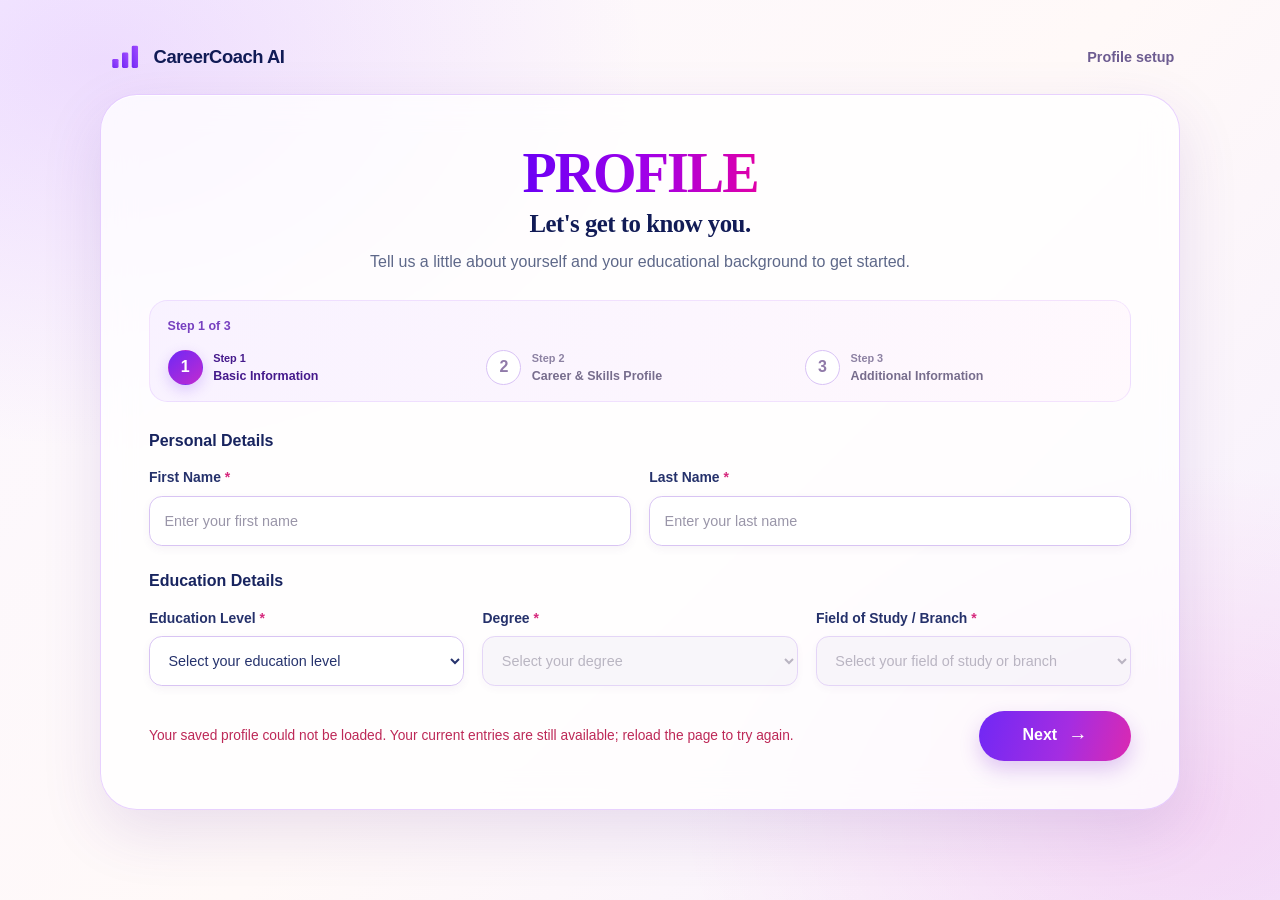
<file: frontend/pages/profile.html>
<!doctype html>
<html lang="en">
<head>
  <meta charset="utf-8">
  <meta name="viewport" content="width=device-width, initial-scale=1">
  <meta name="theme-color" content="#fff9f8">
  <meta name="description" content="Complete your CareerCoach AI profile with your basic and education details.">
  <title>Profile Setup — CareerCoach AI</title>
  <link rel="stylesheet" href="../css/variables.css">
  <link rel="stylesheet" href="../css/reset.css">
  <link rel="stylesheet" href="../css/typography.css">
  <link rel="stylesheet" href="../css/profile.css">
  <script type="module" src="../js/pages/profile.js"></script>
</head>
<body class="profile-page">
  <a class="profile-skip-link" href="#profile-form">Skip to basic information</a>

  <main class="profile-layout">
    <header class="profile-topbar">
      <div class="profile-brand" aria-label="CareerCoach AI">
        <svg class="profile-brand-mark" viewBox="0 0 54 54" aria-hidden="true">
          <defs>
            <linearGradient id="profile-brand-gradient" x1="0" y1="1" x2="1" y2="0">
              <stop stop-color="#7028f5"/>
              <stop offset="1" stop-color="#a34dff"/>
            </linearGradient>
          </defs>
          <rect x="9" y="30" width="9" height="13" rx="2" fill="url(#profile-brand-gradient)"/>
          <rect x="23" y="21" width="9" height="22" rx="2" fill="url(#profile-brand-gradient)"/>
          <rect x="37" y="11" width="9" height="32" rx="2" fill="url(#profile-brand-gradient)"/>
        </svg>
        <span>CareerCoach AI</span>
      </div>
      <p class="profile-context">Profile setup</p>
    </header>

    <section class="profile-card" aria-labelledby="profile-primary-title">
      <div class="profile-intro">
        <h1 class="profile-eyebrow" id="profile-primary-title">PROFILE</h1>
        <h2 id="profile-title">Let's get to know you.</h2>
        <p class="profile-description">Tell us a little about yourself and your educational background to get started.</p>
      </div>

      <section class="profile-progress" aria-label="Profile setup progress">
        <p class="progress-caption">Step 1 of 3</p>
        <ol class="progress-list">
          <li class="progress-step is-current" aria-current="step">
            <span class="step-marker" aria-hidden="true">1</span>
            <span class="step-copy"><span class="step-kicker">Step 1</span><span class="step-name">Basic Information</span></span>
          </li>
          <li class="progress-step is-pending">
            <span class="step-marker" aria-hidden="true">2</span>
            <span class="step-copy"><span class="step-kicker">Step 2</span><span class="step-name">Career &amp; Skills Profile</span></span>
          </li>
          <li class="progress-step is-pending">
            <span class="step-marker" aria-hidden="true">3</span>
            <span class="step-copy"><span class="step-kicker">Step 3</span><span class="step-name">Additional Information</span></span>
          </li>
        </ol>
      </section>

      <form id="profile-form" novalidate>
        <section id="basic-section" class="profile-step-panel" aria-label="Basic Information">
        <fieldset class="form-section">
          <legend>Personal Details</legend>
          <div class="field-grid field-grid-personal">
            <div class="form-field">
              <label for="first-name">First Name <span class="required-mark" aria-hidden="true">*</span></label>
              <input class="form-control" id="first-name" name="firstName" type="text" autocomplete="given-name" placeholder="Enter your first name" required aria-describedby="first-name-error">
              <p class="field-error" id="first-name-error" data-error-for="first-name" aria-live="polite"></p>
            </div>
            <div class="form-field">
              <label for="last-name">Last Name <span class="required-mark" aria-hidden="true">*</span></label>
              <input class="form-control" id="last-name" name="lastName" type="text" autocomplete="family-name" placeholder="Enter your last name" required aria-describedby="last-name-error">
              <p class="field-error" id="last-name-error" data-error-for="last-name" aria-live="polite"></p>
            </div>
          </div>
        </fieldset>

        <fieldset class="form-section education-section">
          <legend>Education Details</legend>
          <div class="field-grid field-grid-education">
            <div class="form-field">
              <label for="education-level">Education Level <span class="required-mark" aria-hidden="true">*</span></label>
              <select class="form-control" id="education-level" name="educationLevel" required aria-describedby="education-level-error">
                <option value="" selected disabled>Select your education level</option>
                <option value="secondary">Secondary School</option>
                <option value="higher-secondary">Higher Secondary / Pre-University</option>
                <option value="diploma">Diploma</option>
                <option value="undergraduate">Undergraduate</option>
                <option value="postgraduate">Postgraduate</option>
                <option value="doctorate">Doctorate</option>
                <option value="other">Other</option>
              </select>
              <p class="field-error" id="education-level-error" data-error-for="education-level" aria-live="polite"></p>
              <div class="conditional-field" id="education-level-other-wrap" hidden>
                <label for="education-level-other">Your Education Level <span class="required-mark" aria-hidden="true">*</span></label>
                <input class="form-control" id="education-level-other" name="educationLevelOther" type="text" placeholder="Enter your education level" disabled aria-describedby="education-level-other-error">
                <p class="field-error" id="education-level-other-error" data-error-for="education-level-other" aria-live="polite"></p>
              </div>
            </div>

            <div class="form-field">
              <label for="degree">Degree <span class="required-mark" aria-hidden="true">*</span></label>
              <select class="form-control" id="degree" name="degree" required disabled aria-describedby="degree-error">
                <option value="" selected disabled>Select your degree</option>
              </select>
              <p class="field-error" id="degree-error" data-error-for="degree" aria-live="polite"></p>
              <div class="conditional-field" id="degree-other-wrap" hidden>
                <label for="degree-other">Your Degree <span class="required-mark" aria-hidden="true">*</span></label>
                <input class="form-control" id="degree-other" name="degreeOther" type="text" placeholder="Enter your degree" disabled aria-describedby="degree-other-error">
                <p class="field-error" id="degree-other-error" data-error-for="degree-other" aria-live="polite"></p>
              </div>
            </div>

            <div class="form-field field-study">
              <label for="field-of-study">Field of Study / Branch <span class="required-mark" aria-hidden="true">*</span></label>
              <select class="form-control" id="field-of-study" name="fieldOfStudy" required disabled aria-describedby="field-of-study-error">
                <option value="" selected disabled>Select your field of study or branch</option>
              </select>
              <p class="field-error" id="field-of-study-error" data-error-for="field-of-study" aria-live="polite"></p>
              <div class="conditional-field" id="field-of-study-other-wrap" hidden>
                <label for="field-of-study-other">Your Field of Study / Branch <span class="required-mark" aria-hidden="true">*</span></label>
                <input class="form-control" id="field-of-study-other" name="fieldOfStudyOther" type="text" placeholder="Enter your field of study / branch" disabled aria-describedby="field-of-study-other-error">
                <p class="field-error" id="field-of-study-other-error" data-error-for="field-of-study-other" aria-live="polite"></p>
              </div>
            </div>
          </div>
        </fieldset>

        <div class="form-actions">
          <p class="form-status" id="form-status" role="status" aria-live="polite" hidden></p>
          <button class="next-button" type="submit">Next <span aria-hidden="true">→</span></button>
        </div>
        </section>

        <section id="career-section" class="profile-step-panel career-panel" aria-labelledby="career-section-title" hidden>
          <header class="career-intro">
            <p class="career-kicker">STEP 2</p>
            <h2 id="career-section-title" tabindex="-1">Career &amp; Skills Profile</h2>
            <p>Tell us about your career status, technical skills and professional experience.</p>
          </header>

          <section class="career-subsection" aria-labelledby="career-status-title">
            <h3 id="career-status-title">Career Status</h3>
            <p class="subsection-description">How would you describe your current career status?</p>
            <div class="career-options" role="radiogroup" aria-labelledby="career-status-title" aria-describedby="career-status-error">
              <label class="career-option"><input type="radio" name="careerStatus" value="Student"><span class="career-option-title">Student</span></label>
              <label class="career-option"><input type="radio" name="careerStatus" value="Fresher"><span class="career-option-title">Fresher</span></label>
              <label class="career-option"><input type="radio" name="careerStatus" value="Experienced"><span class="career-option-title">Experienced</span></label>
            </div>
            <p class="field-error" id="career-status-error" aria-live="polite"></p>
          </section>

          <section class="career-subsection" aria-labelledby="technical-skills-title">
            <h3 id="technical-skills-title">Technical Skills</h3>
            <p class="subsection-description">What technical skills do you have?</p>
            <div class="skill-entry-row">
              <label class="visually-hidden" for="skill-input">Technical skill</label>
              <input class="form-control" id="skill-input" type="text" placeholder="Enter a technical skill..." aria-describedby="skill-helper skill-error">
              <button class="secondary-button" id="add-skill-button" type="button">Add Skill</button>
            </div>
            <p class="field-helper" id="skill-helper">Examples: Python, Java, SQL, Docker, AWS, React, PostgreSQL</p>
            <p class="field-error" id="skill-error" aria-live="polite"></p>
            <ul class="skill-list" id="skill-list" aria-label="Added technical skills"></ul>
          </section>

          <section class="career-subsection" aria-labelledby="experience-title">
            <h3 id="experience-title">Experience</h3>
            <div id="internship-experience" hidden>
              <h4>Internship Experience</h4>
              <p class="subsection-description">Add details about internships you have completed. If you have no internship experience, you can skip this section.</p>
              <div class="experience-list" id="internship-list" aria-label="Internship entries">
                <article class="experience-entry" data-internship-entry data-index="0" aria-labelledby="internship-entry-title-0">
                  <div class="experience-entry-heading"><h4 id="internship-entry-title-0">Internship 1</h4></div>
                  <div class="experience-grid">
                    <div class="form-field"><label for="internship-0-company">Company / Organization Name (Optional)</label><input class="form-control" id="internship-0-company" data-internship-field="company" type="text" placeholder="Enter company or organization name"></div>
                    <div class="form-field"><label for="internship-0-role">Internship Role</label><input class="form-control" id="internship-0-role" data-internship-field="role" type="text" placeholder="e.g. Software Development Intern" aria-describedby="internship-0-role-error"><p class="field-error" id="internship-0-role-error" data-internship-error="role" aria-live="polite"></p></div>
                    <div class="form-field"><label for="internship-0-duration">Duration of Internship</label><input class="form-control" id="internship-0-duration" data-internship-field="duration" type="text" placeholder="e.g. 6 months"></div>
                    <div class="form-field experience-wide"><label for="internship-0-responsibilities">Responsibilities and Contributions</label><textarea class="form-control form-textarea" id="internship-0-responsibilities" data-internship-field="responsibilities" placeholder="Describe your responsibilities and contributions during this internship..." aria-describedby="internship-0-responsibilities-error"></textarea><p class="field-error" id="internship-0-responsibilities-error" data-internship-error="responsibilities" aria-live="polite"></p></div>
                    <div class="form-field experience-wide"><label for="internship-0-technologies">Skills and Technologies Used</label><textarea class="form-control form-textarea" id="internship-0-technologies" data-internship-field="technologies" placeholder="e.g. Python, Selenium, SQL, FastAPI..." aria-describedby="internship-0-technologies-error"></textarea><p class="field-error" id="internship-0-technologies-error" data-internship-error="technologies" aria-live="polite"></p></div>
                  </div>
                </article>
              </div>
              <template id="internship-template">
                <article class="experience-entry" data-internship-entry data-index="__INDEX__" aria-labelledby="internship-entry-title-__INDEX__">
                  <div class="experience-entry-heading"><h4 id="internship-entry-title-__INDEX__">Internship __NUMBER__</h4></div>
                  <div class="experience-grid">
                    <div class="form-field"><label for="internship-__INDEX__-company">Company / Organization Name (Optional)</label><input class="form-control" id="internship-__INDEX__-company" data-internship-field="company" type="text" placeholder="Enter company or organization name"></div>
                    <div class="form-field"><label for="internship-__INDEX__-role">Internship Role</label><input class="form-control" id="internship-__INDEX__-role" data-internship-field="role" type="text" placeholder="e.g. Software Development Intern" aria-describedby="internship-__INDEX__-role-error"><p class="field-error" id="internship-__INDEX__-role-error" data-internship-error="role" aria-live="polite"></p></div>
                    <div class="form-field"><label for="internship-__INDEX__-duration">Duration of Internship</label><input class="form-control" id="internship-__INDEX__-duration" data-internship-field="duration" type="text" placeholder="e.g. 6 months"></div>
                    <div class="form-field experience-wide"><label for="internship-__INDEX__-responsibilities">Responsibilities and Contributions</label><textarea class="form-control form-textarea" id="internship-__INDEX__-responsibilities" data-internship-field="responsibilities" placeholder="Describe your responsibilities and contributions during this internship..." aria-describedby="internship-__INDEX__-responsibilities-error"></textarea><p class="field-error" id="internship-__INDEX__-responsibilities-error" data-internship-error="responsibilities" aria-live="polite"></p></div>
                    <div class="form-field experience-wide"><label for="internship-__INDEX__-technologies">Skills and Technologies Used</label><textarea class="form-control form-textarea" id="internship-__INDEX__-technologies" data-internship-field="technologies" placeholder="e.g. Python, Selenium, SQL, FastAPI..." aria-describedby="internship-__INDEX__-technologies-error"></textarea><p class="field-error" id="internship-__INDEX__-technologies-error" data-internship-error="technologies" aria-live="polite"></p></div>
                  </div>
                </article>
              </template>
              <button class="secondary-button add-experience-button" id="add-internship-button" type="button">Add Another Internship</button>
            </div>

            <div id="professional-experience" hidden>
              <h4>Professional Experience</h4>
              <p class="subsection-description">Add details about your current or previous professional work experience.</p>

            <div class="experience-list" id="experience-list" aria-label="Professional experience entries">
              <article class="experience-entry" data-experience-entry data-index="0" aria-labelledby="experience-entry-title-0">
                <div class="experience-entry-heading"><h4 id="experience-entry-title-0">Experience 1</h4></div>
                <div class="experience-grid">
                  <div class="form-field"><label for="experience-0-company">Company / Organization Name (Optional)</label><input class="form-control" id="experience-0-company" data-experience-field="company" type="text" placeholder="Enter company or organization name"></div>
                  <div class="form-field"><label for="experience-0-role">Job Title / Role</label><input class="form-control" id="experience-0-role" data-experience-field="role" type="text" placeholder="e.g. Software Engineer" aria-describedby="experience-0-role-error"><p class="field-error" id="experience-0-role-error" data-experience-error="role" aria-live="polite"></p></div>
                  <div class="form-field"><label for="experience-0-duration">Duration at Organization</label><input class="form-control" id="experience-0-duration" data-experience-field="duration" type="text" placeholder="e.g. 2 years"></div>
                  <div class="form-field experience-wide"><label for="experience-0-responsibilities">Responsibilities and Contributions</label><textarea class="form-control form-textarea" id="experience-0-responsibilities" data-experience-field="responsibilities" placeholder="Describe your responsibilities and contributions at this organization..." aria-describedby="experience-0-responsibilities-error"></textarea><p class="field-error" id="experience-0-responsibilities-error" data-experience-error="responsibilities" aria-live="polite"></p></div>
                  <div class="form-field experience-wide"><label for="experience-0-technologies">Skills and Technologies Used</label><textarea class="form-control form-textarea" id="experience-0-technologies" data-experience-field="technologies" placeholder="e.g. Python, Java, SQL, AWS..." aria-describedby="experience-0-technologies-error"></textarea><p class="field-error" id="experience-0-technologies-error" data-experience-error="technologies" aria-live="polite"></p></div>
                </div>
              </article>
            </div>
            <template id="experience-template">
              <article class="experience-entry" data-experience-entry data-index="__INDEX__" aria-labelledby="experience-entry-title-__INDEX__">
                <div class="experience-entry-heading"><h4 id="experience-entry-title-__INDEX__">Experience __NUMBER__</h4></div>
                <div class="experience-grid">
                  <div class="form-field"><label for="experience-__INDEX__-company">Company / Organization Name (Optional)</label><input class="form-control" id="experience-__INDEX__-company" data-experience-field="company" type="text" placeholder="Enter company or organization name"></div>
                  <div class="form-field"><label for="experience-__INDEX__-role">Job Title / Role</label><input class="form-control" id="experience-__INDEX__-role" data-experience-field="role" type="text" placeholder="e.g. Software Engineer" aria-describedby="experience-__INDEX__-role-error"><p class="field-error" id="experience-__INDEX__-role-error" data-experience-error="role" aria-live="polite"></p></div>
                  <div class="form-field"><label for="experience-__INDEX__-duration">Duration at Organization</label><input class="form-control" id="experience-__INDEX__-duration" data-experience-field="duration" type="text" placeholder="e.g. 2 years"></div>
                  <div class="form-field experience-wide"><label for="experience-__INDEX__-responsibilities">Responsibilities and Contributions</label><textarea class="form-control form-textarea" id="experience-__INDEX__-responsibilities" data-experience-field="responsibilities" placeholder="Describe your responsibilities and contributions at this organization..." aria-describedby="experience-__INDEX__-responsibilities-error"></textarea><p class="field-error" id="experience-__INDEX__-responsibilities-error" data-experience-error="responsibilities" aria-live="polite"></p></div>
                  <div class="form-field experience-wide"><label for="experience-__INDEX__-technologies">Skills and Technologies Used</label><textarea class="form-control form-textarea" id="experience-__INDEX__-technologies" data-experience-field="technologies" placeholder="e.g. Python, Java, SQL, AWS..." aria-describedby="experience-__INDEX__-technologies-error"></textarea><p class="field-error" id="experience-__INDEX__-technologies-error" data-experience-error="technologies" aria-live="polite"></p></div>
                </div>
              </article>
            </template>
            <button class="secondary-button add-experience-button" id="add-experience-button" type="button">Add Another Experience</button>
            </div>
          </section>

          <div class="form-status career-status" id="career-form-status" role="status" aria-live="polite" hidden></div>
          <div class="section-navigation">
            <button class="secondary-button" id="previous-section-button" type="button">Previous</button>
            <button class="next-button" type="submit">Next <span aria-hidden="true">→</span></button>
          </div>
        </section>

        <section id="additional-section" class="profile-step-panel additional-panel" aria-labelledby="additional-section-title" hidden>
          <header class="additional-intro">
            <p class="career-kicker">STEP 3</p>
            <h2 id="additional-section-title" tabindex="-1">Additional Information</h2>
            <p class="additional-lead">Show us what you've accomplished.</p>
            <p>Highlight your projects, certifications and achievements. These details help us understand your practical experience and strengths.</p>
          </header>

          <section class="career-subsection" aria-labelledby="projects-title">
            <h3 id="projects-title">A. Project Experience</h3>
            <p class="subsection-description">Tell us about the projects you have worked on. You can add multiple projects.</p>
            <div class="additional-entry-list" id="project-list" aria-label="Project entries">
              <article class="additional-entry" data-project-entry data-index="0" aria-labelledby="project-entry-title-0">
                <div class="experience-entry-heading"><h4 id="project-entry-title-0">Project 1</h4></div>
                <div class="additional-field-grid">
                  <div class="form-field"><label for="project-0-name">Project Name</label><input class="form-control" id="project-0-name" data-project-field="name" type="text" placeholder="Enter project name" aria-describedby="project-0-name-error"><p class="field-error" id="project-0-name-error" data-project-error="name" aria-live="polite"></p></div>
                  <div class="form-field"><label for="project-0-technologies">Technologies Used</label><input class="form-control" id="project-0-technologies" data-project-field="technologies" type="text" placeholder="e.g. Python, FastAPI, PostgreSQL" aria-describedby="project-0-technologies-error"><p class="field-error" id="project-0-technologies-error" data-project-error="technologies" aria-live="polite"></p></div>
                  <div class="form-field additional-wide"><label for="project-0-description">Project Description</label><textarea class="form-control form-textarea" id="project-0-description" data-project-field="description" placeholder="Describe your project, its purpose and your contribution..." aria-describedby="project-0-description-error"></textarea><p class="field-error" id="project-0-description-error" data-project-error="description" aria-live="polite"></p></div>
                </div>
              </article>
            </div>
            <template id="project-template">
              <article class="additional-entry" data-project-entry data-index="__INDEX__" aria-labelledby="project-entry-title-__INDEX__">
                <div class="experience-entry-heading"><h4 id="project-entry-title-__INDEX__">Project __NUMBER__</h4></div>
                <div class="additional-field-grid">
                  <div class="form-field"><label for="project-__INDEX__-name">Project Name</label><input class="form-control" id="project-__INDEX__-name" data-project-field="name" type="text" placeholder="Enter project name" aria-describedby="project-__INDEX__-name-error"><p class="field-error" id="project-__INDEX__-name-error" data-project-error="name" aria-live="polite"></p></div>
                  <div class="form-field"><label for="project-__INDEX__-technologies">Technologies Used</label><input class="form-control" id="project-__INDEX__-technologies" data-project-field="technologies" type="text" placeholder="e.g. Python, FastAPI, PostgreSQL" aria-describedby="project-__INDEX__-technologies-error"><p class="field-error" id="project-__INDEX__-technologies-error" data-project-error="technologies" aria-live="polite"></p></div>
                  <div class="form-field additional-wide"><label for="project-__INDEX__-description">Project Description</label><textarea class="form-control form-textarea" id="project-__INDEX__-description" data-project-field="description" placeholder="Describe your project, its purpose and your contribution..." aria-describedby="project-__INDEX__-description-error"></textarea><p class="field-error" id="project-__INDEX__-description-error" data-project-error="description" aria-live="polite"></p></div>
                </div>
              </article>
            </template>
            <button class="secondary-button additional-add-button" id="add-project-button" type="button">Add Another Project</button>
          </section>

          <section class="career-subsection" aria-labelledby="certifications-title">
            <h3 id="certifications-title">B. Certifications</h3>
            <p class="subsection-description">Add certifications or professional qualifications you have earned.</p>
            <div class="additional-entry-list" id="certification-list" aria-label="Certification entries">
              <article class="additional-entry" data-certification-entry data-index="0" aria-labelledby="certification-entry-title-0">
                <div class="experience-entry-heading"><h4 id="certification-entry-title-0">Certification 1</h4></div>
                <div class="additional-field-grid">
                  <div class="form-field"><label for="certification-0-name">Certification Name</label><input class="form-control" id="certification-0-name" data-certification-field="name" type="text" placeholder="Enter certification name" aria-describedby="certification-0-name-error"><p class="field-error" id="certification-0-name-error" data-certification-error="name" aria-live="polite"></p></div>
                  <div class="form-field"><label for="certification-0-organization">Issuing Organization</label><input class="form-control" id="certification-0-organization" data-certification-field="organization" type="text" placeholder="e.g. AWS, Microsoft, Google" aria-describedby="certification-0-organization-error"><p class="field-error" id="certification-0-organization-error" data-certification-error="organization" aria-live="polite"></p></div>
                </div>
              </article>
            </div>
            <template id="certification-template">
              <article class="additional-entry" data-certification-entry data-index="__INDEX__" aria-labelledby="certification-entry-title-__INDEX__">
                <div class="experience-entry-heading"><h4 id="certification-entry-title-__INDEX__">Certification __NUMBER__</h4></div>
                <div class="additional-field-grid">
                  <div class="form-field"><label for="certification-__INDEX__-name">Certification Name</label><input class="form-control" id="certification-__INDEX__-name" data-certification-field="name" type="text" placeholder="Enter certification name" aria-describedby="certification-__INDEX__-name-error"><p class="field-error" id="certification-__INDEX__-name-error" data-certification-error="name" aria-live="polite"></p></div>
                  <div class="form-field"><label for="certification-__INDEX__-organization">Issuing Organization</label><input class="form-control" id="certification-__INDEX__-organization" data-certification-field="organization" type="text" placeholder="e.g. AWS, Microsoft, Google" aria-describedby="certification-__INDEX__-organization-error"><p class="field-error" id="certification-__INDEX__-organization-error" data-certification-error="organization" aria-live="polite"></p></div>
                </div>
              </article>
            </template>
            <button class="secondary-button additional-add-button" id="add-certification-button" type="button">Add Another Certification</button>
          </section>

          <section class="career-subsection" aria-labelledby="additional-details-title">
            <h3 id="additional-details-title">C. Additional Details</h3>
            <div class="additional-details-grid">
              <div class="form-field"><label for="achievements">Achievements (Optional)</label><textarea class="form-control form-textarea" id="achievements" name="achievements" placeholder="Mention awards, hackathons, competitions, recognitions or other accomplishments..."></textarea></div>
            </div>
          </section>

          <div class="form-status additional-status" id="additional-form-status" role="status" aria-live="polite" hidden></div>
          <div class="section-navigation">
            <button class="secondary-button" id="previous-additional-button" type="button">Previous</button>
            <button class="next-button" type="submit">Complete Profile</button>
          </div>
        </section>

        <section class="profile-completion" id="profile-completion" aria-labelledby="completion-title" hidden>
          <div class="completion-mark" aria-hidden="true">✓</div>
          <h2 id="completion-title" tabindex="-1">Your Profile Setup is Complete!</h2>
          <p>You've successfully completed your profile information. You're ready for the next stage of your career journey.</p>
          <p><a class="next-button" href="career-intelligence.html">Continue to Career Intelligence <span aria-hidden="true">→</span></a></p>
        </section>
      </form>
    </section>
  </main>
</body>
</html>
</file>
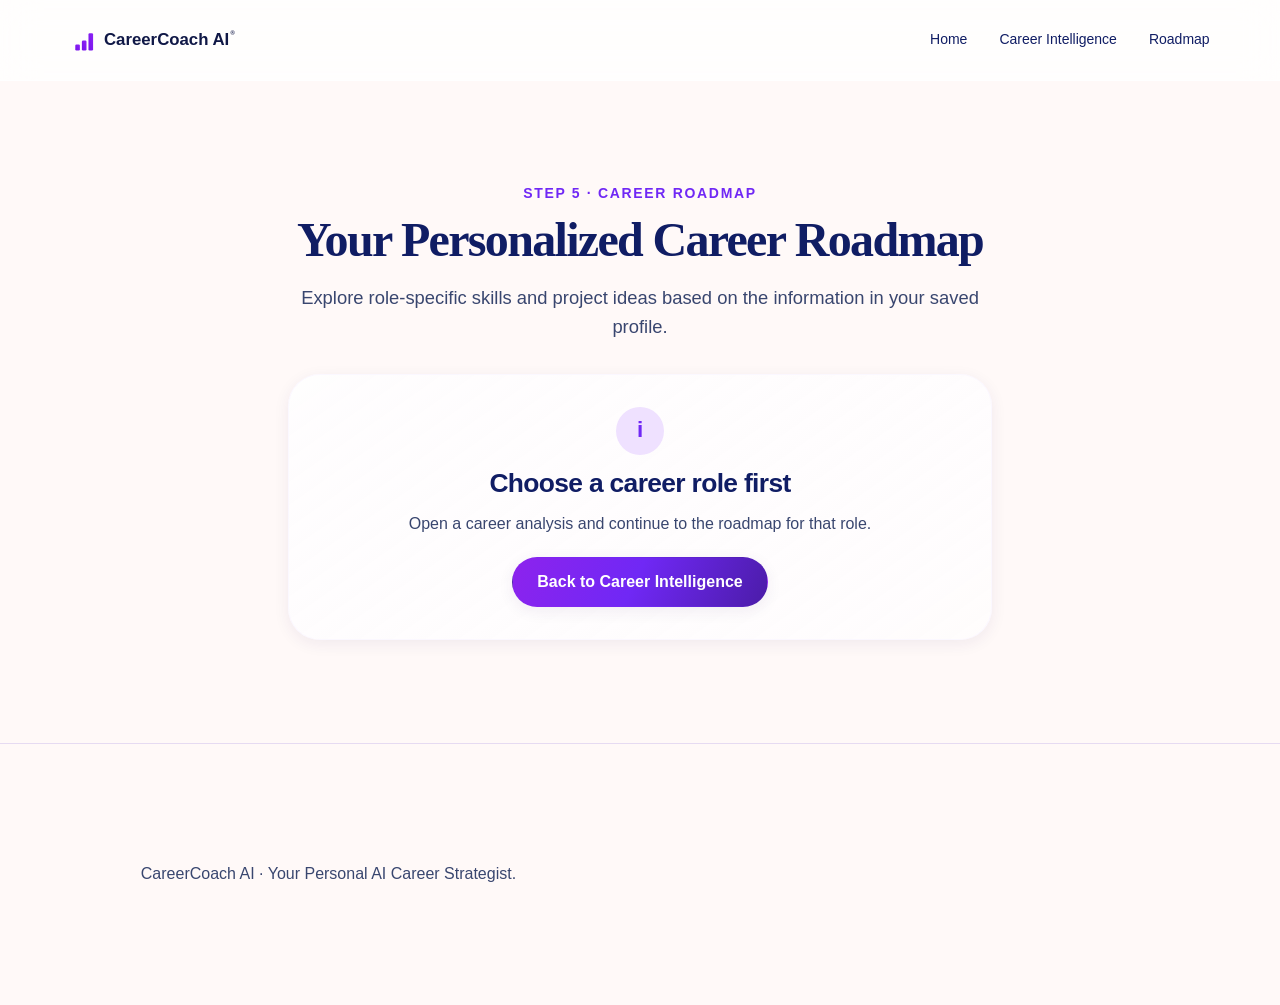
<file: frontend/pages/roadmap.html>
<!doctype html>
<html lang="en">
<head>
  <meta charset="utf-8">
  <meta name="viewport" content="width=device-width, initial-scale=1">
  <meta name="theme-color" content="#f8f7ff">
  <meta name="description" content="Explore a personalized, evidence-based career roadmap.">
  <title>Personalized Career Roadmap | CareerCoach AI</title>
  <link rel="stylesheet" href="../css/variables.css">
  <link rel="stylesheet" href="../css/reset.css">
  <link rel="stylesheet" href="../css/typography.css">
  <link rel="stylesheet" href="../css/global.css">
  <link rel="stylesheet" href="../css/components.css">
  <link rel="stylesheet" href="../css/layout.css">
  <link rel="stylesheet" href="../css/responsive.css">
  <link rel="stylesheet" href="../css/pages/roadmap.css">
  <script type="module" src="../js/main.js"></script>
  <script type="module" src="../js/pages/roadmap.js"></script>
</head>
<body class="roadmap-page">
  <a class="skip-link" href="#main-content">Skip to roadmap</a>
  <div data-site-header></div>
  <main id="main-content" class="page-container roadmap-container">
    <header class="roadmap-page-heading">
      <p class="roadmap-eyebrow">STEP 5 · CAREER ROADMAP</p>
      <h1>Your Personalized Career Roadmap</h1>
      <p>Explore role-specific skills and project ideas based on the information in your saved profile.</p>
    </header>

    <section class="roadmap-state roadmap-loading" data-roadmap-loading role="status" aria-live="polite">
      <span class="roadmap-spinner" aria-hidden="true"></span>
      <p>Preparing your career roadmap…</p>
    </section>

    <section class="roadmap-state roadmap-error" data-roadmap-error role="alert" aria-labelledby="roadmap-error-title" hidden>
      <span class="roadmap-state-icon" aria-hidden="true">!</span>
      <h2 id="roadmap-error-title" data-error-title>We couldn’t load your roadmap</h2>
      <p data-error-message>Please check your connection and try again.</p>
      <div class="roadmap-state-actions">
        <button class="button button-primary" type="button" data-roadmap-retry>Try again</button>
        <a class="button button-secondary" href="career-intelligence.html" data-error-back>Back to Career Intelligence</a>
        <a class="roadmap-text-link" href="login.html" data-roadmap-sign-in hidden>Sign in</a>
      </div>
    </section>

    <section class="roadmap-state roadmap-invalid" data-roadmap-invalid role="status" hidden>
      <span class="roadmap-state-icon" aria-hidden="true">i</span>
      <h2>Choose a career role first</h2>
      <p>Open a career analysis and continue to the roadmap for that role.</p>
      <a class="button button-primary" href="career-intelligence.html">Back to Career Intelligence</a>
    </section>

    <div class="roadmap-content" data-roadmap-content hidden aria-busy="false">
      <section class="roadmap-card roadmap-overview" aria-labelledby="career-overview-title">
        <p class="roadmap-eyebrow">CAREER OVERVIEW</p>
        <h2 id="career-overview-title" data-role-name></h2>
        <p class="roadmap-domain" data-role-domain></p>
        <p class="roadmap-description" data-role-description></p>
        <div class="roadmap-subsection">
          <h3>Main responsibilities</h3>
          <ul class="roadmap-list" data-responsibilities></ul>
          <p class="roadmap-empty" data-responsibilities-empty hidden>No responsibility details are available yet.</p>
        </div>
      </section>

      <section class="roadmap-card" aria-labelledby="existing-skills-title">
        <div class="roadmap-section-heading">
          <span class="roadmap-section-icon" aria-hidden="true">✓</span>
          <div><h2 id="existing-skills-title">Your Existing Skills</h2><p>Relevant evidence recorded in your profile. This reflects what is listed, not a verified measure of mastery.</p></div>
        </div>
        <div class="roadmap-subsection">
          <h3>Technical skills</h3>
          <ul class="roadmap-chip-list" data-demonstrated-skills></ul>
          <p class="roadmap-empty" data-demonstrated-skills-empty hidden>No relevant technical skills are currently shown in the saved profile.</p>
        </div>
        <div class="roadmap-subsection">
          <h3>Projects and experience</h3>
          <div class="roadmap-evidence-list" data-structured-evidence></div>
          <p class="roadmap-empty" data-structured-evidence-empty hidden>No matching evidence was found in the structured project, internship, or professional-experience fields.</p>
        </div>
        <div class="roadmap-subsection" data-certification-section hidden>
          <h3>Eligible certification evidence</h3>
          <div class="roadmap-evidence-list" data-certifications></div>
        </div>
        <p class="roadmap-note" data-existing-skills-note></p>
      </section>

      <section class="roadmap-card" aria-labelledby="explore-skills-title">
        <div class="roadmap-section-heading">
          <span class="roadmap-section-icon" aria-hidden="true">✧</span>
          <div><h2 id="explore-skills-title">Skills to Explore</h2><p>These applicable role requirements are not currently demonstrated by the structured profile evidence.</p></div>
        </div>
        <div class="roadmap-subsection" data-individual-section>
          <h3>Topics by category</h3>
          <div class="roadmap-skill-groups" data-individual-skills></div>
        </div>
        <div class="roadmap-subsection" data-alternatives-section>
          <h3>Technology alternatives</h3>
          <div class="roadmap-requirement-list" data-alternative-requirements></div>
        </div>
        <div class="roadmap-subsection" data-complementary-section>
          <h3>Complementary skills</h3>
          <div class="roadmap-requirement-list" data-complementary-requirements></div>
        </div>
        <div class="roadmap-subsection" data-stacks-section>
          <h3>Compatible technology stacks</h3>
          <div class="roadmap-requirement-list" data-compatible-stacks></div>
        </div>
        <p class="roadmap-empty" data-skills-empty hidden>No applicable role requirements are currently listed to explore.</p>
        <p class="roadmap-note" data-skills-note></p>
      </section>

      <section class="roadmap-card" aria-labelledby="learning-guidance-title">
        <div class="roadmap-section-heading">
          <span class="roadmap-section-icon" aria-hidden="true">→</span>
          <div><h2 id="learning-guidance-title">Learning Guidance</h2><p>Use these catalogue notes to guide what you explore next.</p></div>
        </div>
        <div class="roadmap-guidance-grid">
          <div><h3>Role-specific guidance</h3><ul class="roadmap-list" data-catalogue-guidance></ul><p class="roadmap-empty" data-catalogue-guidance-empty hidden>No additional role-specific guidance is available.</p></div>
          <div><h3>Keep in mind</h3><ul class="roadmap-list" data-general-guidance></ul><p class="roadmap-empty" data-general-guidance-empty hidden>No general learning guidance is available.</p></div>
        </div>
        <p class="roadmap-resource-note">Verified courses, tutorials, external resources, durations, and a required learning sequence are not provided here.</p>
      </section>

      <section class="roadmap-card" aria-labelledby="practice-projects-title">
        <div class="roadmap-section-heading">
          <span class="roadmap-section-icon" aria-hidden="true">⌘</span>
          <div><h2 id="practice-projects-title">Practice Projects</h2><p>Curated ideas you could try to build experience in this career area.</p></div>
        </div>
        <ul class="roadmap-project-list" data-practice-projects></ul>
        <p class="roadmap-empty" data-practice-projects-empty hidden>No curated practice project ideas are available for this role yet.</p>
        <p class="roadmap-note" data-projects-note></p>
      </section>

      <section class="roadmap-card roadmap-growth" aria-labelledby="career-growth-title">
        <div class="roadmap-section-heading">
          <span class="roadmap-section-icon" aria-hidden="true">↗</span>
          <div><h2 id="career-growth-title">Career Growth</h2><p>Possible directions from the career catalogue; these are not guaranteed outcomes.</p></div>
        </div>
        <div class="roadmap-subsection">
          <h3>Related roles</h3>
          <ul class="roadmap-chip-list roadmap-related-roles" data-related-roles></ul>
          <p class="roadmap-empty" data-related-roles-empty hidden>No related roles are listed for this career yet.</p>
        </div>
        <div class="roadmap-subsection">
          <h3>Possible progression paths</h3>
          <ol class="roadmap-path-list" data-progression-paths></ol>
          <p class="roadmap-empty" data-progression-paths-empty hidden>No progression paths are listed for this career yet.</p>
        </div>
        <p class="roadmap-note" data-growth-note></p>
      </section>

      <p class="roadmap-disclaimer">This roadmap is guidance based on the saved profile and role catalogue. It does not guarantee employment or career progression.</p>
      <div class="roadmap-footer-actions"><a class="button button-secondary" href="career-intelligence.html">Back to Career Intelligence</a></div>
    </div>
  </main>
  <div data-site-footer></div>
</body>
</html>
</file>
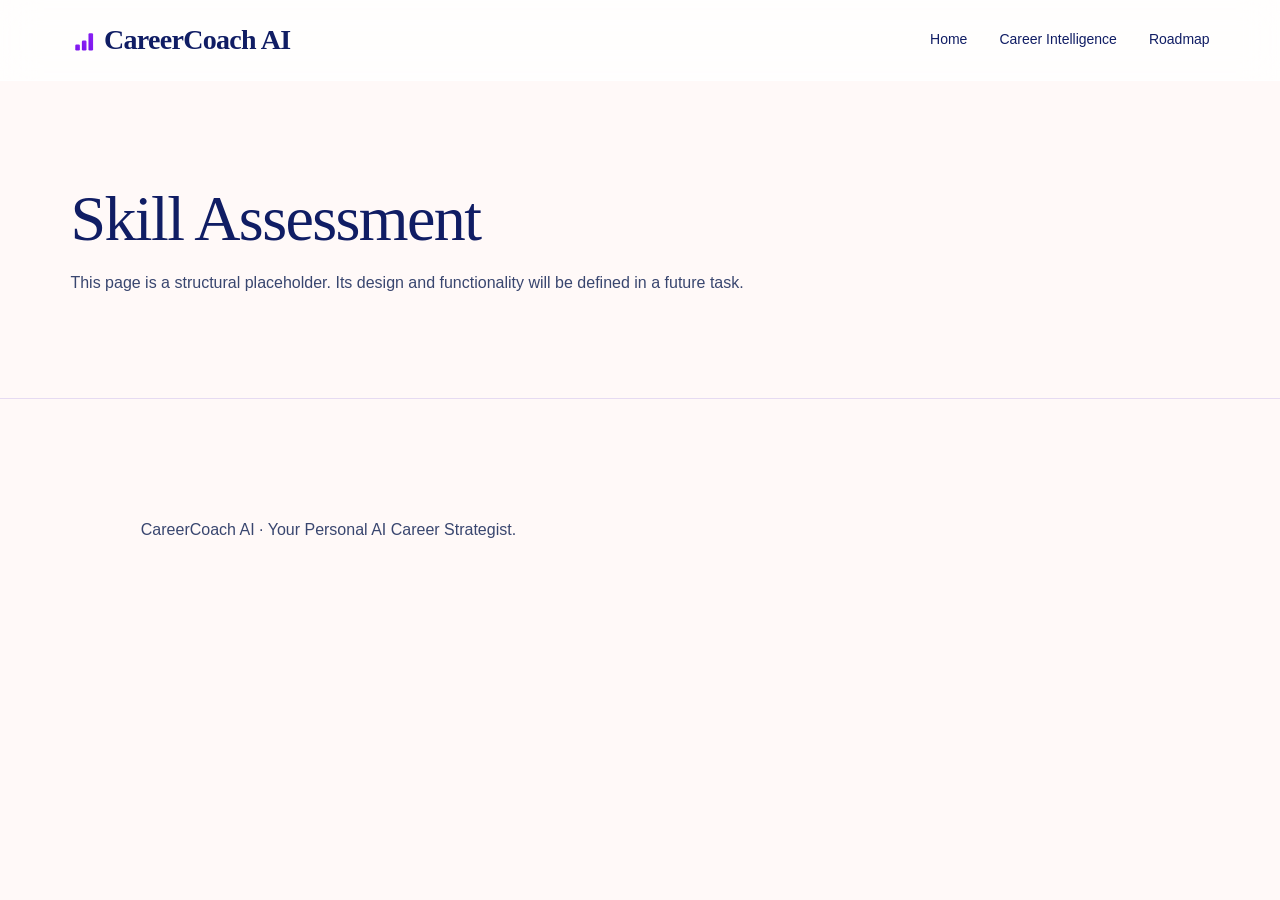
<file: frontend/pages/skill-assessment.html>
<!doctype html>
<html lang="en">
<head>
  <meta charset="utf-8">
  <meta name="viewport" content="width=device-width, initial-scale=1">
  <title>Skill Assessment | CareerCoach AI</title>
  <link rel="stylesheet" href="../css/variables.css">
  <link rel="stylesheet" href="../css/reset.css">
  <link rel="stylesheet" href="../css/typography.css">
  <link rel="stylesheet" href="../css/global.css">
  <link rel="stylesheet" href="../css/components.css">
  <link rel="stylesheet" href="../css/layout.css">
  <link rel="stylesheet" href="../css/responsive.css">
  <script type="module" src="../js/main.js"></script>
</head>
<body>
  <a class="skip-link" href="#main-content">Skip to content</a>
  <div data-site-header></div>
  <main id="main-content" class="page-container">
    <h1>Skill Assessment</h1>
    <p>This page is a structural placeholder. Its design and functionality will be defined in a future task.</p>
  </main>
  <div data-site-footer></div>
</body>
</html>
</file>
<file: frontend/css/variables.css>
/* CareerCoach AI tokens: shared palette, type, layout, surfaces, and motion. */
:root {
  color-scheme: light;

  /* Brand and semantic colors */
  --color-primary: #7028f5;
  --color-primary-hover: #5b18d4;
  --color-violet-secondary: #a34dff;
  --color-purple-deep: #4b1ca8;
  --color-text: #101d64;
  --color-text-secondary: #39466f;
  --color-text-muted: #68718f;
  --color-on-primary: #ffffff;
  --color-bg: #fff9f8;
  --color-bg-secondary: #f8f1ff;
  --color-surface: #ffffff;
  --color-surface-muted: #fcf8ff;
  --color-lavender: #ead8ff;
  --color-lavender-pale: #f5edff;
  --color-blush: #fbe5f3;
  --color-peach: #ffeadc;
  --color-ivory: #fffaf2;
  --color-border: #e6dbf2;
  --color-border-strong: #c9a8f5;
  --color-success: #287a58;
  --color-warning: #9a6413;
  --color-error: #b33d46;
  --color-info: #3268a8;

  /* System font stacks: no runtime font download required. */
  --font-display: Georgia, "Times New Roman", serif;
  --font-heading: "Segoe UI", Arial, sans-serif;
  --font-body: "Segoe UI", Arial, sans-serif;
  --weight-regular: 400;
  --weight-medium: 500;
  --weight-semibold: 600;
  --weight-bold: 700;
  --text-xs: .75rem;
  --text-sm: .875rem;
  --text-base: 1rem;
  --text-lg: 1.125rem;
  --text-xl: 1.375rem;
  --text-2xl: 1.75rem;
  --text-3xl: 2.25rem;
  --text-display: clamp(2.5rem, 5vw, 4.5rem);
  --text-label: .875rem;
  --text-meta: .75rem;
  --line-tight: 1.12;
  --line-heading: 1.2;
  --line-normal: 1.55;
  --tracking-tight: -.025em;
  --tracking-normal: 0;

  /* Spacing and responsive layout */
  --space-1: .25rem;
  --space-2: .5rem;
  --space-3: .75rem;
  --space-4: 1rem;
  --space-5: 1.25rem;
  --space-6: 1.5rem;
  --space-8: 2rem;
  --space-10: 2.5rem;
  --space-12: 3rem;
  --space-16: 4rem;
  --space-20: 5rem;
  --grid-gap: clamp(1rem, 2.5vw, 2rem);
  --section-space: clamp(3.5rem, 8vw, 7rem);
  --container-max: 82rem;
  --container-reading: 48rem;
  --page-gutter: clamp(1.25rem, 5.5vw, 5.5rem);
  --breakpoint-mobile: 30rem;
  --breakpoint-tablet: 48rem;
  --breakpoint-desktop: 64rem;
  --breakpoint-wide: 90rem;

  /* Shape, borders, elevation, glass, gradients, and focus */
  --radius-xs: .375rem;
  --radius-sm: .625rem;
  --radius-md: 1rem;
  --radius-lg: 1.5rem;
  --radius-xl: 2rem;
  --radius-pill: 999px;
  --border-width: 1px;
  --border-width-active: 2px;
  --shadow-sm: 0 4px 16px rgb(53 31 95 / 7%);
  --shadow-md: 0 14px 36px rgb(53 31 95 / 11%);
  --shadow-lg: 0 24px 64px rgb(62 27 130 / 16%);
  --glass-bg: rgb(255 255 255 / 72%);
  --glass-bg-strong: rgb(255 255 255 / 86%);
  --glass-border: rgb(255 255 255 / 78%);
  --glass-blur: 18px;
  --gradient-primary: linear-gradient(115deg, #8d23ed 0%, #7028f5 48%, #4b1ca8 100%);
  --gradient-atmosphere: linear-gradient(115deg, #fff7f5 0%, #f9efff 54%, #e8dcff 100%);
  --gradient-accent: linear-gradient(110deg, #7044ff 0%, #cf39a6 100%);
  --shadow-glow: 0 0 28px rgb(142 70 255 / 25%);
  --focus-ring: 0 0 0 3px rgb(112 40 245 / 28%);

  /* Motion */
  --transition-fast: 160ms ease;
  --transition-standard: 240ms ease;
  --transition-gentle: 360ms ease;
}
</file>
<file: frontend/css/typography.css>
body { font-family: var(--font-body); font-size: var(--text-base); font-weight: var(--weight-regular); line-height: var(--line-normal); }
h1, h2, h3, h4 { color: var(--color-text); line-height: var(--line-heading); letter-spacing: var(--tracking-tight); }
h1 { font-family: var(--font-display); font-size: var(--text-display); font-weight: var(--weight-regular); line-height: var(--line-tight); }
h2 { font-family: var(--font-display); font-size: clamp(var(--text-2xl), 3vw, var(--text-3xl)); font-weight: var(--weight-regular); }
h3 { font-family: var(--font-heading); font-size: var(--text-xl); font-weight: var(--weight-semibold); }
h4 { font-family: var(--font-heading); font-size: var(--text-lg); font-weight: var(--weight-semibold); }
p { color: var(--color-text-secondary); }
label, legend { color: var(--color-text); font-size: var(--text-label); font-weight: var(--weight-medium); }
small, .text-meta { color: var(--color-text-muted); font-size: var(--text-meta); }
</file>
<file: frontend/css/global.css>
body { min-height: 100vh; background: var(--color-bg); color: var(--color-text); }
a { color: inherit; }
:focus-visible { outline: none; box-shadow: var(--focus-ring); }
.skip-link { position: absolute; left: var(--space-4); top: -5rem; z-index: 10; padding: var(--space-3) var(--space-4); background: var(--color-surface); border-radius: var(--radius-sm); }
.skip-link:focus { top: var(--space-4); }
</file>
<file: frontend/css/components.css>
/* Shared primitives stay restrained so page compositions can follow their own approved references. */
.site-header, .site-footer { padding: var(--space-4) var(--page-gutter); }
.site-header { border-bottom: var(--border-width) solid var(--glass-border); background: var(--glass-bg); backdrop-filter: blur(var(--glass-blur)); }
.site-nav { max-width: var(--container-max); min-height: 3rem; margin-inline: auto; display: flex; align-items: center; justify-content: space-between; gap: var(--space-8); }
.site-brand { display: inline-flex; align-items: center; gap: .45rem; color: var(--color-text); font-family: var(--font-display); font-size: var(--text-2xl); font-weight: var(--weight-bold); letter-spacing: var(--tracking-tight); text-decoration: none; white-space: nowrap; }
.site-brand-mark { display: block; width: 1.65rem; height: auto; flex: 0 0 auto; }
.site-links { display: flex; align-items: center; justify-content: flex-end; gap: var(--space-8); flex-wrap: wrap; }
.site-links a { position: relative; padding-block: var(--space-2); color: var(--color-text); font-size: var(--text-sm); font-weight: var(--weight-medium); text-decoration: none; transition: color var(--transition-fast); }
.site-links a:hover, .site-links a[aria-current="page"] { color: var(--color-primary); }
.site-links a[aria-current="page"]::after { position: absolute; right: 0; bottom: 0; left: 0; height: var(--border-width-active); border-radius: var(--radius-pill); background: var(--color-primary); content: ""; }
.button { display: inline-flex; min-height: 2.875rem; align-items: center; justify-content: center; gap: var(--space-2); padding: var(--space-3) var(--space-6); border: var(--border-width) solid transparent; border-radius: var(--radius-pill); cursor: pointer; text-decoration: none; font-size: var(--text-base); font-weight: var(--weight-semibold); transition: color var(--transition-fast), background-color var(--transition-fast), border-color var(--transition-fast), box-shadow var(--transition-fast), transform var(--transition-fast); }
.button:hover { transform: translateY(-1px); }
.button-primary { color: var(--color-on-primary); background: var(--gradient-primary); box-shadow: var(--shadow-sm); }
.button-primary:hover { box-shadow: var(--shadow-glow); }
.button-secondary { border-color: var(--color-primary); color: var(--color-primary); background: var(--glass-bg-strong); }
.button-secondary:hover { border-color: var(--color-primary-hover); color: var(--color-primary-hover); background: var(--color-lavender-pale); }
.button:disabled, .button[aria-disabled="true"] { cursor: not-allowed; opacity: .56; transform: none; box-shadow: none; }
.input { width: 100%; min-height: 2.875rem; padding: var(--space-3) var(--space-4); border: var(--border-width) solid var(--color-border); border-radius: var(--radius-sm); background: var(--color-surface); color: var(--color-text); transition: border-color var(--transition-fast), box-shadow var(--transition-fast); }
.input::placeholder { color: var(--color-text-muted); }
.input:focus-visible { border-color: var(--color-primary); }
.card { padding: var(--space-6); border: var(--border-width) solid var(--color-border); border-radius: var(--radius-md); background: var(--color-surface); box-shadow: var(--shadow-sm); }
.surface-glass { border: var(--border-width) solid var(--glass-border); border-radius: var(--radius-lg); background: var(--glass-bg); box-shadow: var(--shadow-md); backdrop-filter: blur(var(--glass-blur)); }
</file>
<file: frontend/css/layout.css>
.page-container { width: min(100% - 2 * var(--page-gutter), var(--container-max)); margin-inline: auto; padding-block: var(--section-space); }
.page-container > * + * { margin-top: var(--space-4); }
.site-footer { border-top: var(--border-width) solid var(--color-border); }
</file>
<file: frontend/css/responsive.css>
@media (max-width: 48rem) {
  .site-nav { align-items: flex-start; flex-direction: column; }
  .site-links { gap: var(--space-3) var(--space-4); }
  .page-container { padding-block: var(--space-12); }
}
@media (max-width: 30rem) {
  .site-header { padding-block: var(--space-3); }
  .site-brand { font-size: var(--text-xl); }
  .site-links { justify-content: flex-start; gap: var(--space-2) var(--space-4); }
  .site-links a { min-height: 2.75rem; display: inline-flex; align-items: center; }
}
@media (prefers-reduced-motion: reduce) { *, *::before, *::after { scroll-behavior: auto !important; animation-duration: .01ms !important; transition-duration: .01ms !important; } }
</file>
<file: frontend/css/pages/home.css>
/* Homepage hero composition, based on the approved reference. */
.home-page {
  min-height: 100vh;
  background:
    radial-gradient(ellipse at 88% 46%, rgb(202 168 255 / 46%), transparent 42%),
    radial-gradient(ellipse at 59% 68%, rgb(255 218 241 / 36%), transparent 38%),
    var(--gradient-atmosphere);
  color: var(--color-text);
}

.home-header {
  position: relative;
  z-index: 5;
  display: grid;
  width: min(calc(100% - 2 * var(--page-gutter)), 94rem);
  min-height: 5.25rem;
  margin-inline: auto;
  grid-template-columns: minmax(15rem, 1fr) auto minmax(20rem, 1fr);
  align-items: center;
  gap: var(--space-6);
}

.brand-lockup { display: inline-flex; width: fit-content; align-items: center; gap: var(--space-3); color: var(--color-text); text-decoration: none; }
.brand-mark { width: 3rem; height: 3rem; flex: 0 0 auto; }
.brand-name { font-family: var(--font-display); font-size: clamp(1.65rem, 2.35vw, 2.45rem); font-weight: var(--weight-bold); letter-spacing: -.04em; white-space: nowrap; }
.primary-navigation { display: contents; }
.navigation-links, .navigation-actions { display: flex; align-items: center; }
.navigation-links { justify-content: center; gap: clamp(1.25rem, 3vw, 3.1rem); }
.navigation-actions { justify-content: flex-end; gap: var(--space-4); }
.navigation-link, .login-link { position: relative; display: inline-flex; min-height: 2.75rem; align-items: center; color: var(--color-text); font-size: clamp(.88rem, 1.15vw, 1.12rem); font-weight: var(--weight-medium); text-decoration: none; white-space: nowrap; transition: color var(--transition-fast); }
.navigation-link:hover, .login-link:hover, .navigation-link.is-current { color: var(--color-primary); }
.navigation-link.is-current::after { position: absolute; right: 0; bottom: 0; left: 0; height: var(--border-width-active); border-radius: var(--radius-pill); background: var(--color-primary); content: ""; }
.navigation-dropdown { position: relative; }
.navigation-dropdown summary { gap: var(--space-2); cursor: pointer; list-style: none; }
.navigation-dropdown summary::-webkit-details-marker { display: none; }
.navigation-dropdown summary svg { width: 1rem; height: 1rem; fill: none; stroke: currentColor; stroke-linecap: round; stroke-linejoin: round; stroke-width: 1.5; transition: transform var(--transition-fast); }
.navigation-dropdown[open] summary svg { transform: rotate(180deg); }
.dropdown-menu { position: absolute; top: calc(100% + var(--space-2)); left: 50%; z-index: 8; display: grid; min-width: 14rem; padding: var(--space-2); border: var(--border-width) solid var(--glass-border); border-radius: var(--radius-md); background: var(--glass-bg-strong); box-shadow: var(--shadow-md); backdrop-filter: blur(var(--glass-blur)); transform: translateX(-50%); }
.dropdown-menu a { padding: var(--space-3) var(--space-4); border-radius: var(--radius-sm); color: var(--color-text); font-size: var(--text-sm); text-decoration: none; }
.dropdown-menu a:hover, .dropdown-menu a:focus-visible { background: var(--color-lavender-pale); color: var(--color-primary); }
.login-link { justify-content: center; min-width: 7.2rem; padding-inline: var(--space-6); border: var(--border-width-active) solid var(--color-violet-secondary); border-radius: var(--radius-pill); }
@media (min-width: 72.001rem) { .navigation-actions .login-link { translate: calc(1.25rem + 8px) 0; } }
.header-cta { min-height: 3.15rem; padding-inline: var(--space-8); font-size: clamp(.88rem, 1.05vw, 1.05rem); white-space: nowrap; }
.header-cta span, .hero-primary span { font-size: 1.35em; font-weight: var(--weight-regular); line-height: 1; }
.menu-toggle { display: none; }

.home-hero { position: relative; min-height: 0; overflow: hidden; isolation: isolate; }
.hero-inner {
  position: relative;
  z-index: 1;
  display: grid;
  width: min(calc(100% - 2 * var(--page-gutter)), 94rem);
  min-height: 0;
  margin-inline: auto;
  padding-block: clamp(1.5rem, 2.5vh, 2.5rem) var(--space-8);
  grid-template-columns: minmax(0, .96fr) minmax(0, 1.04fr);
  align-items: start;
}

.hero-copy { position: relative; z-index: 2; width: 100%; max-width: 45rem; padding-top: var(--space-8); }
.hero-eyebrow { display: inline-flex; min-height: 2.75rem; align-items: center; gap: var(--space-2); margin: 0 0 var(--space-4); padding: var(--space-2) var(--space-4); border: var(--border-width) solid rgb(255 255 255 / 68%); border-radius: var(--radius-pill); background: linear-gradient(100deg, rgb(249 218 255 / 82%), rgb(242 219 255 / 76%)); color: var(--color-text); font-size: clamp(.95rem, 1.3vw, 1.2rem); font-weight: var(--weight-medium); white-space: nowrap; }
.hero-eyebrow svg { width: 1.5rem; height: 1.5rem; flex: 0 0 auto; fill: var(--color-primary); }
.hero-copy h1 { display: grid; width: max-content; max-width: none; margin: 0; font-family: var(--font-display); font-size: clamp(3rem, 5.05vw, 5.1rem); font-weight: var(--weight-regular); letter-spacing: -.055em; line-height: .99; }
.hero-copy h1 span, .hero-copy h1 em { display: block; white-space: nowrap; }
.hero-copy h1 span { color: var(--color-text); }
.hero-copy h1 em { margin-top: .035em; padding-bottom: .08em; background: var(--gradient-accent); background-clip: text; -webkit-text-fill-color: transparent; font-weight: var(--weight-regular); line-height: 1.1; }
.hero-description { width: 94%; max-width: 40rem; margin: var(--space-6) 0 0; color: var(--color-text); font-size: clamp(1.05rem, 1.34vw, 1.4rem); line-height: 1.48; }
.hero-actions { display: flex; align-items: center; gap: var(--space-5); margin-top: var(--space-8); }
.hero-actions .button { min-height: 4.05rem; font-size: clamp(1rem, 1.28vw, 1.28rem); }
.hero-primary { min-width: clamp(18.5rem, 20vw, 21rem); padding-inline: var(--space-8); }
.hero-secondary { min-width: clamp(16rem, 17.5vw, 18.5rem); gap: var(--space-3); border-width: var(--border-width-active); color: var(--color-primary); }
.hero-secondary svg { width: 1.4rem; height: 1.4rem; fill: currentColor; }
.hero-benefits { display: flex; max-width: 43rem; align-items: center; margin: clamp(2.25rem, 5.3vh, 3.4rem) 0 0; padding: 0; list-style: none; }
.hero-benefits li { position: relative; display: flex; min-height: 3rem; flex: 1 1 0; align-items: center; gap: var(--space-3); padding-inline: var(--space-5); color: var(--color-text); font-size: clamp(.82rem, 1.05vw, 1.08rem); line-height: 1.3; }
.hero-benefits li:first-child { padding-left: 0; }
.hero-benefits li:not(:last-child)::after { position: absolute; top: 0; right: 0; width: var(--border-width); height: 100%; background: var(--color-border-strong); content: ""; }
.hero-benefits svg { width: clamp(2rem, 2.6vw, 2.6rem); height: clamp(2rem, 2.6vw, 2.6rem); flex: 0 0 auto; fill: none; stroke: var(--color-primary); stroke-linecap: round; stroke-linejoin: round; stroke-width: 2.3; }

.hero-art { position: relative; z-index: 1; width: min(58vw, 55rem); aspect-ratio: 880 / 740; margin-top: -.15rem; margin-left: clamp(-4rem, -3.2vw, -1rem); }
.growth-globe { position: absolute; inset: 0; width: 100%; height: 100%; object-fit: contain; filter: drop-shadow(0 16px 38px rgb(120 65 209 / 18%)); transform: translate(.75rem, -1rem) scale(1.02); }
.feature-panels { position: absolute; inset: 0; margin: 0; padding: 0; list-style: none; transform: translateY(1.25rem); }
.feature-panel { position: absolute; display: flex; width: clamp(7.5rem, 12vw, 13.5rem); min-height: clamp(5.7rem, 9vw, 9.1rem); flex-direction: column; align-items: center; justify-content: center; gap: var(--space-1); padding: var(--space-3); overflow: hidden; border: var(--border-width-active) solid var(--glass-border); border-radius: clamp(1.2rem, 3vw, 2.8rem); background: linear-gradient(145deg, rgb(255 255 255 / 66%), rgb(255 255 255 / 38%)); box-shadow: 0 10px 28px rgb(94 61 143 / 12%), inset 0 2px 7px rgb(255 255 255 / 92%); -webkit-backdrop-filter: blur(16px); backdrop-filter: blur(16px); color: var(--color-text); text-align: center; }
.feature-panel::before { position: absolute; top: -42%; left: 8%; width: 82%; height: 58%; border-radius: 50%; background: rgb(255 255 255 / 42%); content: ""; filter: blur(14px); pointer-events: none; }
.feature-panel > * { position: relative; z-index: 1; }
.feature-panel svg { width: clamp(1.55rem, 2.8vw, 2.75rem); height: clamp(1.55rem, 2.8vw, 2.75rem); margin-bottom: var(--space-1); fill: none; stroke: var(--color-primary); stroke-linecap: round; stroke-linejoin: round; stroke-width: 2.8; filter: drop-shadow(0 1px 2px rgb(112 40 245 / 13%)); }
.feature-panel span { font-size: clamp(.72rem, 1.12vw, 1.12rem); font-weight: var(--weight-medium); line-height: 1.22; }
.feature-assessment svg rect { fill: var(--color-primary); stroke: none; }
.feature-recommendations { top: 0; left: 18%; width: clamp(12rem, 13vw, 13.5rem); }
.feature-assessment { top: 3%; right: 4.5%; width: clamp(10.5rem, 11.5vw, 12rem); }
.feature-profile { top: 41%; left: 8%; width: clamp(10rem, 10.8vw, 11.25rem); }
.feature-roadmap { top: 45%; right: -2.5%; width: clamp(10rem, 10.8vw, 11.25rem); }
.feature-accountability { top: 72%; left: 40.5%; width: clamp(11rem, 12vw, 12.5rem); }

.hero-waves { position: absolute; z-index: 0; right: 0; bottom: 0; left: 0; width: 100%; height: clamp(11rem, 28vh, 15rem); pointer-events: none; -webkit-mask-image: linear-gradient(to bottom, #000 0%, #000 58%, transparent 100%); mask-image: linear-gradient(to bottom, #000 0%, #000 58%, transparent 100%); }

@media (max-width: 72rem) {
  .home-header { grid-template-columns: minmax(0, 1fr) auto; gap: var(--space-4); }
  .menu-toggle { display: flex; width: 2.9rem; height: 2.9rem; flex-direction: column; align-items: center; justify-content: center; gap: 5px; grid-column: 2; grid-row: 1; border: var(--border-width) solid var(--color-border-strong); border-radius: 50%; background: var(--glass-bg-strong); color: var(--color-text); cursor: pointer; }
  .menu-toggle span { width: 1.15rem; height: 2px; border-radius: var(--radius-pill); background: currentColor; transition: transform var(--transition-fast), opacity var(--transition-fast); }
  .menu-toggle[aria-expanded="true"] span:first-child { transform: translateY(7px) rotate(45deg); }
  .menu-toggle[aria-expanded="true"] span:nth-child(2) { opacity: 0; }
  .menu-toggle[aria-expanded="true"] span:last-child { transform: translateY(-7px) rotate(-45deg); }
  .primary-navigation { position: absolute; top: calc(100% - var(--space-1)); right: 0; left: 0; display: block; padding: var(--space-4); border: var(--border-width) solid var(--glass-border); border-radius: var(--radius-lg); background: var(--glass-bg-strong); box-shadow: var(--shadow-md); backdrop-filter: blur(var(--glass-blur)); }
  .primary-navigation[hidden] { display: none; }
  .navigation-links, .navigation-actions { align-items: stretch; flex-direction: column; gap: var(--space-1); }
  .navigation-link, .login-link { width: 100%; justify-content: flex-start; padding: var(--space-2) var(--space-3); }
  .navigation-link.is-current::after { right: auto; bottom: 0; left: var(--space-3); width: 2rem; }
  .navigation-dropdown summary { display: flex; }
  .dropdown-menu { position: static; margin: 0 0 var(--space-2) var(--space-3); transform: none; box-shadow: none; }
  .navigation-actions { margin-top: var(--space-3); padding-top: var(--space-3); border-top: var(--border-width) solid var(--color-border); }
  .navigation-actions .header-cta { justify-content: center; }
  .hero-inner { min-height: auto; grid-template-columns: 1fr; padding-block: var(--space-8) var(--space-12); }
  .hero-copy { max-width: 46rem; padding-top: 0; }
  .hero-copy h1 { font-size: clamp(3.2rem, 8vw, 5.2rem); }
  .hero-description { width: 100%; max-width: 40rem; }
  .hero-art { width: min(100%, 55rem); margin: var(--space-8) auto 0; }
  .growth-globe { transform: none; }
  .feature-panels { transform: none; }
  .feature-panel { width: clamp(8rem, 19vw, 13.5rem); min-height: clamp(6.3rem, 14vw, 9rem); }
  .feature-panel span { font-size: clamp(.8rem, 1.8vw, 1.1rem); }
}

@media (max-width: 48rem) {
  .hero-inner { padding-block: var(--space-6) var(--space-8); }
  .hero-copy h1 { font-size: clamp(2.65rem, 9vw, 4.3rem); }
  .hero-eyebrow { min-height: 2.5rem; font-size: var(--text-sm); }
  .hero-description { width: 100%; max-width: 38rem; font-size: var(--text-base); }
  .hero-actions { align-items: stretch; flex-wrap: wrap; gap: var(--space-3); }
  .hero-actions .button { min-height: 3.5rem; font-size: var(--text-base); }
  .hero-primary, .hero-secondary { min-width: 0; }
  .hero-benefits { max-width: 39rem; margin-top: var(--space-8); }
  .hero-benefits li { gap: var(--space-2); padding-inline: var(--space-3); font-size: var(--text-xs); }
  .hero-benefits li:first-child { padding-left: 0; }
  .hero-benefits svg { width: 1.8rem; height: 1.8rem; }
  .feature-panel { width: clamp(7rem, 22vw, 10rem); min-height: clamp(5.4rem, 17vw, 7rem); padding: var(--space-2); border-radius: var(--radius-lg); }
  .feature-panel svg { width: clamp(1.4rem, 5vw, 2rem); height: clamp(1.4rem, 5vw, 2rem); }
  .feature-panel span { font-size: clamp(.68rem, 2.7vw, .9rem); }
  .feature-recommendations { left: 12%; }
  .feature-assessment { right: 2%; }
  .feature-profile { left: 0; }
  .feature-roadmap { right: 0; }
  .feature-accountability { left: 38%; }
}

@media (max-width: 30rem) {
  .home-header { min-height: 4.5rem; }
  .brand-mark { width: 2.55rem; height: 2.55rem; }
  .brand-name { font-size: 1.55rem; }
  .hero-copy h1 { font-size: clamp(2.3rem, 10.3vw, 3.05rem); letter-spacing: -.06em; }
  .hero-copy h1 span, .hero-copy h1 em { white-space: normal; }
  .hero-copy h1 span { max-width: 10ch; }
  .hero-copy h1 em { max-width: 12ch; }
  .hero-description { font-size: .98rem; }
  .hero-actions { flex-direction: column; }
  .hero-actions .button { width: 100%; }
  .hero-benefits { align-items: flex-start; }
  .hero-benefits li { min-height: 4.25rem; flex-direction: column; align-items: flex-start; padding-inline: var(--space-2); font-size: .68rem; }
  .hero-benefits li:first-child { padding-left: 0; }
  .hero-benefits svg { width: 1.55rem; height: 1.55rem; }
  .hero-art { width: calc(100% + 1.5rem); margin-top: var(--space-6); margin-left: -.75rem; }
  .feature-panel { width: clamp(5.3rem, 25vw, 7.1rem); min-height: 4.8rem; gap: 0; padding: var(--space-1); border-radius: var(--radius-md); }
  .feature-panel svg { width: 1.3rem; height: 1.3rem; margin-bottom: 0; stroke-width: 2.3; }
  .feature-panel span { font-size: clamp(.6rem, 2.7vw, .75rem); line-height: 1.16; }
  .feature-recommendations { top: 1%; left: 11%; }
  .feature-assessment { top: 4%; right: 1%; }
  .feature-profile { top: 42%; left: 0; }
  .feature-roadmap { top: 46%; right: 0; }
  .feature-accountability { top: 75%; left: 39%; }
  .hero-inner { padding-bottom: var(--space-8); }
}

@media (min-width: 72.001rem) and (max-height: 62rem) {
  .hero-inner {
    padding-top: clamp(1.25rem, 2.6vh, 2rem);
    padding-bottom: var(--space-8);
  }

  .hero-copy { padding-top: var(--space-6); }
  .hero-copy h1 { font-size: clamp(3.4rem, 4.1vw, 4.55rem); }
  .hero-art { width: min(51vw, 48rem); margin-left: clamp(-1.75rem, -1.25vw, -.75rem); }
  .hero-benefits { margin-top: clamp(1.4rem, 3vh, 2rem); }
}

@media (prefers-reduced-motion: reduce) {
  .home-page *, .home-page *::before, .home-page *::after { scroll-behavior: auto; animation-duration: .01ms; transition-duration: .01ms; }
}
</file>
<file: frontend/css/pages/home-career-intelligence.css>
/* Section 2: Career Intelligence. All visual rules are scoped to this section. */
.career-intelligence {
  position: relative;
  isolation: isolate;
  overflow: hidden;
  padding-block: var(--space-8) calc(var(--space-8) + 2rem);
  color: var(--color-text);
}

.career-intelligence-layout {
  position: relative;
  z-index: 1;
  display: grid;
  width: min(calc(100% - 2 * var(--space-12)), 136rem);
  margin-inline: auto;
  grid-template-columns: minmax(0, .32fr) minmax(0, .68fr);
  align-items: center;
  gap: clamp(1.25rem, 1.4vw, 2rem);
}

.career-intelligence svg { flex: 0 0 auto; }

.ci-eyebrow {
  display: inline-flex;
  min-height: 2.75rem;
  align-items: center;
  gap: var(--space-2);
  margin: 0 0 var(--space-6);
  padding: var(--space-2) var(--space-4);
  border: var(--border-width) solid color-mix(in srgb, var(--glass-border) 88%, var(--color-lavender));
  border-radius: var(--radius-pill);
  background: color-mix(in srgb, var(--color-lavender) 68%, var(--color-surface));
  color: var(--color-text);
  font-size: var(--text-lg);
  font-weight: var(--weight-semibold);
}

.ci-eyebrow svg { width: 1.4rem; height: 1.4rem; fill: none; stroke: var(--color-primary); stroke-linecap: round; stroke-linejoin: round; stroke-width: 1.8; }

.career-intelligence-copy h2 {
  display: grid;
  margin: 0;
  font-family: var(--font-display);
  font-size: clamp(2.7rem, 3.2vw, 3.5rem);
  font-weight: var(--weight-regular);
  letter-spacing: -.045em;
  line-height: 1.08;
}

.career-intelligence-copy h2 span,
.career-intelligence-copy h2 em { display: block; }

.career-intelligence-copy h2 em {
  margin-top: .04em;
  background: var(--gradient-accent);
  background-clip: text;
  -webkit-text-fill-color: transparent;
  font-weight: var(--weight-regular);
}

.ci-description {
  max-width: 31rem;
  margin: var(--space-8) 0 0;
  color: var(--color-text);
  font-size: clamp(1.1rem, 1.5vw, 1.45rem);
  line-height: 1.55;
}

.ci-features { display: grid; gap: var(--space-8); margin-top: clamp(2rem, 4vw, 3.25rem); }

.ci-feature { display: grid; grid-template-columns: 5.75rem minmax(0, 1fr); align-items: center; gap: var(--space-5); }

.ci-feature-icon {
  display: grid;
  width: 5.75rem;
  aspect-ratio: 1;
  place-items: center;
  border: var(--border-width) solid var(--glass-border);
  border-radius: var(--radius-lg);
  background: linear-gradient(145deg, var(--glass-bg-strong), color-mix(in srgb, var(--color-lavender-pale) 70%, transparent));
  box-shadow: var(--shadow-sm), inset 0 1px 4px color-mix(in srgb, var(--color-surface) 90%, transparent);
}

.ci-feature-icon svg { width: 3.35rem; height: 3.35rem; fill: none; stroke: var(--color-primary); stroke-linecap: round; stroke-linejoin: round; stroke-width: 2.6; }

.ci-feature-copy { display: grid; gap: var(--space-1); color: var(--color-text); }
.ci-feature-copy strong { font-family: var(--font-heading); font-size: clamp(1.15rem, 1.5vw, 1.5rem); font-weight: var(--weight-bold); letter-spacing: var(--tracking-tight); line-height: 1.25; }
.ci-feature-copy > span { font-size: clamp(.98rem, 1.18vw, 1.18rem); line-height: 1.45; }

.ci-dashboard {
  position: relative;
  z-index: 0;
  display: flex;
  flex-direction: column;
  width: min(92%, clamp(56rem, 58vw, 62rem));
  min-height: 0;
  justify-self: start;
  gap: clamp(1.1rem, 1.5vw, 1.5rem);
  padding: clamp(1.4rem, 1.7vw, 1.7rem) clamp(1.4rem, 1.8vw, 1.8rem);
  border: var(--border-width-active) solid var(--glass-border);
  border-radius: clamp(1.5rem, 2vw, 2rem);
  background: linear-gradient(145deg, color-mix(in srgb, var(--glass-bg-strong) 94%, var(--color-lavender)), color-mix(in srgb, var(--glass-bg) 88%, var(--color-blush)));
  box-shadow: var(--shadow-md), inset 0 2px 8px color-mix(in srgb, var(--color-surface) 96%, transparent);
  -webkit-backdrop-filter: blur(var(--glass-blur));
  backdrop-filter: blur(var(--glass-blur));
}

.ci-dashboard-heading { display: flex; align-items: center; justify-content: space-between; gap: var(--space-4); }

.ci-dashboard-heading h3,
.ci-paths h4,
.ci-insight-card h4 {
  display: flex;
  align-items: center;
  gap: var(--space-3);
  margin: 0;
  color: var(--color-text);
  font-family: var(--font-heading);
  font-weight: var(--weight-bold);
  letter-spacing: var(--tracking-tight);
}

.ci-dashboard-heading h3 { font-size: clamp(1.25rem, 1.85vw, 1.85rem); line-height: 1.25; }
.ci-dashboard-heading h3 svg { width: 1.65rem; height: 1.65rem; fill: none; stroke: var(--color-primary); stroke-linecap: round; stroke-linejoin: round; stroke-width: 1.8; }
.ci-window-dots { display: flex; flex: 0 0 auto; gap: .4rem; }
.ci-window-dots i { width: .7rem; height: .7rem; border-radius: 50%; background: var(--color-violet-secondary); opacity: .65; }

.ci-recommendation {
  display: grid;
  min-width: 0;
  grid-template-columns: clamp(5.3rem, 7.5vw, 7.5rem) minmax(0, 1fr) clamp(7rem, 9.2vw, 9.5rem);
  align-items: center;
  gap: clamp(1rem, 1.8vw, 1.7rem);
  padding: clamp(1rem, 1.35vw, 1.35rem);
  border: var(--border-width) solid color-mix(in srgb, var(--glass-border) 82%, var(--color-lavender));
  border-radius: var(--radius-xl);
  background: linear-gradient(115deg, color-mix(in srgb, var(--color-surface) 84%, var(--color-lavender-pale)), color-mix(in srgb, var(--color-surface) 92%, var(--color-blush)));
  box-shadow: var(--shadow-sm), inset 0 1px 5px color-mix(in srgb, var(--color-surface) 90%, transparent);
}

.ci-code-icon { display: grid; width: 100%; aspect-ratio: 1; place-items: center; border: var(--border-width) solid var(--glass-border); border-radius: var(--radius-lg); background: color-mix(in srgb, var(--color-lavender) 76%, var(--color-surface)); }
.ci-code-icon svg { width: 78%; height: 78%; fill: none; stroke: var(--color-primary); stroke-linecap: round; stroke-linejoin: round; stroke-width: 2.5; }
.ci-recommendation-copy { min-width: 0; }
.ci-role-heading { display: flex; flex-wrap: wrap; align-items: center; gap: var(--space-2) var(--space-3); }
.ci-role-heading h4 { margin: 0; color: var(--color-text); font-family: var(--font-heading); font-size: clamp(1.25rem, 1.75vw, 1.75rem); font-weight: var(--weight-bold); letter-spacing: var(--tracking-tight); line-height: 1.22; }
.ci-match-badge { display: inline-flex; min-height: 2.25rem; align-items: center; padding: .3rem var(--space-4); border-radius: var(--radius-pill); background: color-mix(in srgb, var(--color-lavender) 78%, var(--color-surface)); color: var(--color-primary); font-size: var(--text-base); font-weight: var(--weight-bold); white-space: nowrap; }
.ci-recommendation-copy p { max-width: 30rem; margin: var(--space-2) 0 0; color: var(--color-text); font-size: clamp(.98rem, 1.17vw, 1.18rem); line-height: 1.5; }

.ci-score { position: relative; display: grid; width: 100%; aspect-ratio: 1; place-items: center; color: var(--color-text); }
.ci-score > svg { width: 100%; height: 100%; overflow: visible; transform: rotate(-90deg); }
.ci-score-track, .ci-score-value { fill: none; stroke-width: 8; }
.ci-score-track { stroke: color-mix(in srgb, var(--color-lavender) 80%, var(--color-surface)); }
.ci-score-value { stroke: url(#ci-score-gradient); stroke-dasharray: 277 302; stroke-linecap: round; }
.ci-score > span { position: absolute; display: grid; justify-items: center; line-height: 1.1; }
.ci-score strong { font-family: var(--font-heading); font-size: clamp(1.5rem, 2vw, 2.15rem); font-weight: var(--weight-bold); letter-spacing: -.04em; }
.ci-score small { margin-top: .15rem; color: var(--color-text); font-size: clamp(.82rem, 1vw, 1rem); font-weight: var(--weight-medium); }

.ci-paths { display: grid; gap: var(--space-3); }
.ci-paths h4, .ci-insight-card h4 { font-size: clamp(1.15rem, 1.55vw, 1.55rem); line-height: 1.25; }
.ci-paths h4 svg { width: 1.65rem; height: 1.65rem; fill: none; stroke: var(--color-primary); stroke-linecap: round; stroke-linejoin: round; stroke-width: 2; }
.ci-path-chips { display: flex; flex-wrap: wrap; gap: var(--space-2); margin: 0; padding: 0; list-style: none; }
.ci-path-chips li { display: inline-flex; min-height: 2.75rem; align-items: center; gap: var(--space-2); padding: .45rem var(--space-4); border: var(--border-width) solid color-mix(in srgb, var(--glass-border) 75%, var(--color-lavender)); border-radius: var(--radius-pill); background: color-mix(in srgb, var(--color-lavender) 64%, var(--color-surface)); color: var(--color-text); font-size: clamp(.86rem, 1vw, 1rem); font-weight: var(--weight-semibold); white-space: nowrap; }
.ci-path-chips svg { width: 1.3rem; height: 1.3rem; fill: none; stroke: var(--color-primary); stroke-linecap: round; stroke-linejoin: round; stroke-width: 2.1; }

.ci-insight-grid { display: grid; grid-template-columns: 1fr 1fr; gap: var(--space-4); }
.ci-insight-card { min-width: 0; padding: clamp(1rem, 1.7vw, 1.5rem); border: var(--border-width) solid color-mix(in srgb, var(--glass-border) 85%, var(--color-lavender)); border-radius: var(--radius-xl); background: color-mix(in srgb, var(--glass-bg) 82%, var(--color-surface)); box-shadow: var(--shadow-sm), inset 0 1px 4px color-mix(in srgb, var(--color-surface) 88%, transparent); }
.ci-insight-card h4 { margin-bottom: var(--space-3); }
.ci-insight-card h4 svg { width: 1.7rem; height: 1.7rem; fill: none; stroke: var(--color-primary); stroke-linecap: round; stroke-linejoin: round; stroke-width: 2.3; }
.ci-interest-list { display: grid; gap: var(--space-2); margin: 0; padding: 0; list-style: none; }
.ci-interest-list li { display: flex; align-items: center; gap: var(--space-2); color: var(--color-text); font-size: clamp(.88rem, 1.05vw, 1.06rem); line-height: 1.35; }
.ci-interest-list svg { width: 1.45rem; height: 1.45rem; fill: color-mix(in srgb, var(--color-lavender) 86%, var(--color-surface)); stroke: var(--color-primary); stroke-linecap: round; stroke-linejoin: round; stroke-width: 2; }
.ci-skill-chips { display: flex; flex-wrap: wrap; gap: var(--space-2); margin: 0; padding: 0; list-style: none; }
.ci-skill-chips li { display: inline-flex; min-height: 2.4rem; align-items: center; padding: .35rem var(--space-4); border-radius: var(--radius-pill); background: color-mix(in srgb, var(--color-lavender) 74%, var(--color-surface)); color: var(--color-text); font-size: clamp(.86rem, 1vw, 1rem); font-weight: var(--weight-medium); }

.ci-dashboard-cta { align-self: center; min-width: min(26rem, 72%); min-height: 3.75rem; gap: var(--space-2); font-size: clamp(1rem, 1.3vw, 1.25rem); }
.ci-dashboard-cta span { font-size: 1.35em; font-weight: var(--weight-regular); line-height: 1; }
.ci-dashboard-cta:focus-visible { box-shadow: var(--focus-ring), var(--shadow-sm); }
.ci-disclaimer { margin: -.35rem 0 0; color: var(--color-text-secondary); font-size: var(--text-sm); line-height: 1.45; text-align: center; }
@media (min-width: 72.001rem) {
  .career-intelligence-layout { translate: 2.5rem 0; }
  .ci-insight-card { padding: clamp(1.25rem, 1.5vw, 1.6rem); }
  .ci-interest-list { gap: var(--space-2); }
  .ci-interest-list li { font-size: clamp(.88rem, 1.05vw, 1.06rem); }
  .ci-skill-chips li { min-height: 2.6rem; padding-inline: var(--space-4); font-size: clamp(.96rem, 1.1vw, 1.15rem); }
}

@media (max-width: 72rem) {
  .career-intelligence { padding-block: var(--space-8) calc(var(--space-12) + 2rem); }
  .career-intelligence-layout { max-width: 58rem; grid-template-columns: minmax(0, 1fr); gap: var(--space-12); }
  .career-intelligence-copy { max-width: 44rem; }
  .career-intelligence-copy h2 { font-size: clamp(2.6rem, 6vw, 3.8rem); }
  .ci-description { max-width: 40rem; }
  .ci-features { grid-template-columns: 1fr 1fr; gap: var(--space-5); }
  .ci-feature { grid-template-columns: 4.5rem minmax(0, 1fr); gap: var(--space-3); }
  .ci-feature-icon { width: 4.5rem; border-radius: var(--radius-md); }
  .ci-feature-icon svg { width: 2.7rem; height: 2.7rem; }
  .ci-dashboard { width: 100%; min-height: 0; gap: clamp(1.1rem, 1.8vw, 1.6rem); padding: clamp(1.5rem, 2.5vw, 2.6rem); transform: none; }
}

@media (min-width: 72.001rem) and (max-height: 62rem) {
  .career-intelligence { padding-block: var(--space-8) calc(var(--space-8) + 2rem); }
}

@media (min-width: 72.001rem) and (max-height: 50rem) {
  .career-intelligence { padding-block: var(--space-4) calc(var(--space-6) + 2rem); }
  .ci-dashboard {
    gap: clamp(.75rem, 1vw, 1rem);
    padding: 1rem 1.15rem 1.5rem;
  }
  .ci-recommendation {
    grid-template-columns: clamp(4.25rem, 6vw, 5.25rem) minmax(0, 1fr) clamp(5.5rem, 8vw, 6rem);
    gap: clamp(.65rem, 1vw, .85rem);
    padding: .9rem;
  }
  .ci-paths { gap: .55rem; }
  .ci-paths h4, .ci-insight-card h4 { font-size: clamp(1.05rem, 1.3vw, 1.25rem); }
  .ci-paths h4 svg, .ci-insight-card h4 svg { width: 1.4rem; height: 1.4rem; }
  .ci-path-chips { gap: .4rem; }
  .ci-path-chips li { min-height: 2.25rem; gap: .4rem; padding: .25rem .7rem; font-size: clamp(.8rem, .9vw, .9rem); }
  .ci-path-chips svg { width: 1.1rem; height: 1.1rem; }
  .ci-insight-grid { gap: .65rem; }
  .ci-insight-card { padding: .9rem; }
  .ci-insight-card h4 { margin-bottom: .5rem; }
  .ci-insight-card h4 svg { width: 1.45rem; height: 1.45rem; }
  .ci-interest-list { gap: .3rem; }
  .ci-interest-list li { gap: .35rem; font-size: .95rem; line-height: 1.25; }
  .ci-interest-list svg { width: 1.2rem; height: 1.2rem; }
  .ci-skill-chips { gap: .4rem; }
  .ci-skill-chips li { min-height: 2rem; padding: .25rem .65rem; font-size: .82rem; }
  .ci-dashboard-cta { min-height: 3.1rem; }
  .ci-disclaimer { margin-top: -.2rem; font-size: .8rem; }
}

@media (max-width: 48rem) {
  .career-intelligence { padding-block: var(--space-8) calc(var(--space-8) + 2rem); }
  .career-intelligence-layout { width: min(calc(100% - 2 * var(--space-5)), 40rem); gap: var(--space-10); }
  .career-intelligence-copy h2 { font-size: clamp(2.45rem, 8.2vw, 3.4rem); }
  .ci-eyebrow { margin-bottom: var(--space-4); font-size: var(--text-base); }
  .ci-description { margin-top: var(--space-4); font-size: var(--text-base); }
  .ci-features { grid-template-columns: minmax(0, 1fr); gap: var(--space-4); margin-top: var(--space-8); }
  .ci-feature { grid-template-columns: 4rem minmax(0, 1fr); }
  .ci-feature-icon { width: 4rem; }
  .ci-feature-icon svg { width: 2.4rem; height: 2.4rem; }
  .ci-feature-copy strong { font-size: var(--text-lg); }
  .ci-feature-copy > span { font-size: var(--text-sm); }
  .ci-dashboard { gap: var(--space-4); padding: var(--space-5); border-radius: var(--radius-xl); transform: none; }
  .ci-dashboard-heading h3 { font-size: clamp(1.1rem, 4vw, 1.4rem); }
  .ci-dashboard-heading h3 svg { width: 1.35rem; height: 1.35rem; }
  .ci-window-dots { gap: .25rem; }
  .ci-window-dots i { width: .5rem; height: .5rem; }
  .ci-recommendation { grid-template-columns: 4.4rem minmax(0, 1fr) 6rem; gap: var(--space-3); padding: var(--space-3); border-radius: var(--radius-lg); }
  .ci-code-icon { border-radius: var(--radius-md); }
  .ci-role-heading { gap: var(--space-1) var(--space-2); }
  .ci-role-heading h4 { font-size: clamp(1rem, 3.8vw, 1.25rem); }
  .ci-match-badge { min-height: 1.65rem; padding: .2rem var(--space-2); font-size: var(--text-xs); }
  .ci-recommendation-copy p { font-size: var(--text-sm); line-height: 1.4; }
  .ci-score strong { font-size: 1.4rem; }
  .ci-score small { font-size: var(--text-xs); }
  .ci-paths h4, .ci-insight-card h4 { gap: var(--space-2); font-size: clamp(1.05rem, 3.7vw, 1.3rem); }
  .ci-paths h4 svg, .ci-insight-card h4 svg { width: 1.4rem; height: 1.4rem; }
  .ci-path-chips { gap: var(--space-2); }
  .ci-path-chips li { min-height: 2.4rem; padding: .35rem var(--space-3); font-size: var(--text-xs); }
  .ci-path-chips svg { width: 1.1rem; height: 1.1rem; }
  .ci-insight-grid { gap: var(--space-3); }
  .ci-insight-card { padding: var(--space-3); border-radius: var(--radius-lg); }
  .ci-insight-card h4 { margin-bottom: var(--space-2); }
  .ci-interest-list { gap: var(--space-2); }
  .ci-interest-list li { align-items: flex-start; gap: var(--space-1); font-size: var(--text-xs); }
  .ci-interest-list svg { width: 1.1rem; height: 1.1rem; }
  .ci-skill-chips { gap: var(--space-1); }
  .ci-skill-chips li { min-height: 2rem; padding: .3rem var(--space-2); font-size: var(--text-xs); }
  .ci-dashboard-cta { min-width: 75%; min-height: 3.25rem; padding-inline: var(--space-4); font-size: var(--text-base); }
  .ci-disclaimer { font-size: var(--text-xs); }
}

@media (max-width: 30rem) {
  .career-intelligence-layout { width: min(calc(100% - 2 * var(--space-4)), 25rem); }
  .career-intelligence-copy h2 { font-size: clamp(2.15rem, 9.8vw, 2.8rem); }
  .ci-recommendation { grid-template-columns: 3.6rem minmax(0, 1fr); align-items: start; }
  .ci-code-icon { grid-row: span 2; }
  .ci-score { width: 5rem; grid-column: 2; justify-self: end; margin-top: var(--space-1); }
  .ci-insight-grid { grid-template-columns: minmax(0, 1fr); }
  .ci-insight-card { padding: var(--space-4); }
  .ci-interest-list li { align-items: center; font-size: var(--text-sm); }
  .ci-interest-list svg { width: 1.25rem; height: 1.25rem; }
  .ci-skill-chips li { font-size: var(--text-sm); }
  .ci-dashboard-cta { width: 100%; min-width: 0; }
}

@media (prefers-reduced-motion: reduce) {
  .career-intelligence *, .career-intelligence *::before, .career-intelligence *::after { scroll-behavior: auto; animation-duration: .01ms; transition-duration: .01ms; }
}
</file>
<file: frontend/css/pages/home-skill-assessment.css>
/* Section 3: Skill Assessment. Scoped to the homepage section. */
.skill-assessment {
  position: relative;
  isolation: isolate;
  overflow: hidden;
  padding-block: var(--space-8) var(--space-12);
  color: var(--color-text);
}

.skill-assessment-container {
  position: relative;
  z-index: 1;
  width: min(calc(100% - 2 * var(--page-gutter)), 94rem);
  margin-inline: auto;
  text-align: center;
}

.skill-assessment-heading { display: grid; justify-items: center; }

.skill-assessment-badge {
  display: inline-flex;
  min-height: 4.25rem;
  align-items: center;
  gap: var(--space-4);
  margin: 0;
  padding: .75rem 1.5rem;
  border: var(--border-width) solid color-mix(in srgb, var(--glass-border) 86%, var(--color-lavender));
  border-radius: var(--radius-pill);
  background: color-mix(in srgb, var(--color-lavender) 66%, var(--color-surface));
  color: var(--color-text);
  font-size: clamp(1.2rem, 1.55vw, 1.5rem);
  font-weight: var(--weight-bold);
}

.skill-assessment-badge svg {
  width: 2.5rem;
  height: 2.5rem;
  fill: none;
  stroke: var(--color-primary);
  stroke-linecap: round;
  stroke-linejoin: round;
  stroke-width: 2.6;
}

.skill-assessment-heading h2 {
  margin: var(--space-6) 0 0;
  color: var(--color-text);
  font-family: var(--font-display);
  font-size: clamp(2.125rem, 3.4vw, 3.4rem);
  font-weight: var(--weight-bold);
  letter-spacing: -.035em;
  line-height: 1.08;
}

.skill-assessment-heading h2 > span,
.skill-assessment-heading h2 > em { display: block; }

.skill-assessment-heading h2 em {
  background: var(--gradient-accent);
  background-clip: text;
  -webkit-text-fill-color: transparent;
  font-weight: var(--weight-bold);
}

.skill-assessment-description {
  max-width: 80rem;
  margin: var(--space-4) 0 0;
  color: var(--color-text);
  font-size: clamp(1.05rem, 1.4vw, 1.3rem);
  line-height: 1.5;
}

.skill-assessment-cards {
  display: grid;
  grid-template-columns: repeat(3, minmax(0, 1fr));
  gap: clamp(1.1rem, 1.3vw, 1.3rem);
  margin-top: clamp(2.3rem, 2.7vw, 2.75rem);
}

.skill-assessment-card {
  display: flex;
  min-width: 0;
  min-height: 18rem;
  flex-direction: column;
  align-items: center;
  padding: clamp(1.25rem, 1.7vw, 1.7rem) clamp(1.1rem, 1.5vw, 1.5rem);
  border: var(--border-width-active) solid color-mix(in srgb, var(--color-lavender) 78%, var(--glass-border));
  border-radius: clamp(1.75rem, 2.5vw, 2.5rem);
  background: linear-gradient(145deg, color-mix(in srgb, var(--glass-bg-strong) 86%, var(--color-blush)), color-mix(in srgb, var(--glass-bg) 90%, var(--color-lavender-pale)));
  box-shadow: var(--shadow-sm), inset 0 1px 4px color-mix(in srgb, var(--color-surface) 92%, transparent);
  text-align: center;
}

.skill-assessment-icon {
  display: grid;
  width: 7.4rem;
  height: 5.75rem;
  flex: 0 0 auto;
  place-items: center;
  border-radius: var(--radius-xl);
  background: color-mix(in srgb, var(--color-lavender) 78%, var(--color-surface));
}

.skill-assessment-icon svg {
  width: 4.45rem;
  height: 4.45rem;
  fill: none;
  stroke: var(--color-primary);
  stroke-linecap: round;
  stroke-linejoin: round;
  stroke-width: 3.4;
}

.skill-assessment-card h3 {
  margin: .85rem 0 0;
  color: var(--color-text);
  font-family: var(--font-heading);
  font-size: clamp(1.1rem, 1.5vw, 1.5rem);
  font-weight: var(--weight-bold);
  letter-spacing: var(--tracking-tight);
  line-height: 1.25;
}

.skill-assessment-card p {
  max-width: 24rem;
  margin: .65rem 0 0;
  color: var(--color-text);
  font-size: clamp(.95rem, 1.25vw, 1.2rem);
  line-height: 1.45;
}

.skill-assessment-cta {
  min-width: min(26rem, 100%);
  min-height: 4rem;
  margin-top: clamp(1.9rem, 2.4vw, 2.55rem);
  gap: var(--space-4);
  font-size: clamp(1.05rem, 1.3vw, 1.3rem);
  box-shadow: var(--shadow-md);
}

.skill-assessment-cta span { font-size: 1.35em; font-weight: var(--weight-regular); line-height: 1; }

@media (max-width: 72rem) {
  .skill-assessment { padding-block: var(--space-8) var(--space-10); }
  .skill-assessment-heading h2 { font-size: clamp(2.04rem, 4.25vw, 2.975rem); }
  .skill-assessment-cards { grid-template-columns: repeat(2, minmax(0, 1fr)); }
  .skill-assessment-card:last-child { width: min(100%, 36rem); grid-column: 1 / -1; justify-self: center; }
}

@media (max-width: 48rem) {
  .skill-assessment { padding-block: var(--space-6) var(--space-8); }
  .skill-assessment-badge { min-height: 3.5rem; gap: var(--space-3); padding: .5rem 1.1rem; font-size: var(--text-lg); }
  .skill-assessment-badge svg { width: 2rem; height: 2rem; }
  .skill-assessment-heading h2 { margin-top: var(--space-5); font-size: clamp(1.9rem, 6.8vw, 2.76rem); }
  .skill-assessment-description { max-width: 38rem; font-size: 1.05rem; }
  .skill-assessment-cards { grid-template-columns: minmax(0, 1fr); gap: var(--space-4); margin-top: var(--space-8); }
  .skill-assessment-card, .skill-assessment-card:last-child { width: 100%; min-height: 0; grid-column: auto; padding: var(--space-5) var(--space-4); }
  .skill-assessment-icon { width: 6rem; height: 4.7rem; }
  .skill-assessment-icon svg { width: 3.8rem; height: 3.8rem; }
  .skill-assessment-card h3 { font-size: 1.17rem; }
  .skill-assessment-card p { font-size: .95rem; }
  .skill-assessment-cta { width: min(100%, 26rem); min-height: 3.35rem; margin-top: 1.7rem; font-size: 1.05rem; }
}

@media (max-width: 30rem) {
  .skill-assessment-container { width: min(calc(100% - 2 * var(--space-5)), 40rem); }
  .skill-assessment-heading h2 { font-size: clamp(1.7rem, 7.65vw, 2.25rem); }
  .skill-assessment-heading h2 em { display: block; }
  .skill-assessment-description { font-size: .95rem; }
}

@media (prefers-reduced-motion: reduce) {
  .skill-assessment *, .skill-assessment *::before, .skill-assessment *::after { scroll-behavior: auto; animation-duration: .01ms; transition-duration: .01ms; }
}
</file>
<file: frontend/css/pages/home-roadmap.css>
/* Personalized Roadmap section. Uses the homepage's shared visual tokens. */
.roadmap-section {
  position: relative;
  isolation: isolate;
  overflow: hidden;
  padding: calc(clamp(1.5rem, 2.3vw, 2.25rem) + 1.875rem) 0 clamp(2rem, 2.5vw, 2.5rem);
  color: var(--color-text);
}

.roadmap-section::before,
.roadmap-section::after {
  position: absolute;
  z-index: -1;
  width: clamp(15rem, 25vw, 25rem);
  aspect-ratio: 1;
  border-radius: 48% 52% 58% 42%;
  background: color-mix(in srgb, var(--color-lavender) 46%, transparent);
  content: "";
  pointer-events: none;
}

.roadmap-section::before { top: -72%; left: -9%; transform: rotate(28deg); }
.roadmap-section::after { right: -9%; bottom: -76%; transform: rotate(-24deg); }

.roadmap-container {
  position: relative;
  width: min(calc(100% - 2 * var(--space-5)), 100rem);
  margin-inline: auto;
  text-align: center;
}

.roadmap-heading {
  display: grid;
  justify-items: center;
  padding-top: var(--space-1);
}

.roadmap-badge {
  display: inline-flex;
  min-height: 3.25rem;
  align-items: center;
  gap: var(--space-3);
  margin: 0;
  padding: .55rem 1.4rem;
  border: var(--border-width) solid color-mix(in srgb, var(--glass-border) 82%, var(--color-lavender));
  border-radius: var(--radius-pill);
  background: color-mix(in srgb, var(--color-lavender) 70%, var(--color-surface));
  color: var(--color-text);
  font-size: clamp(1.05rem, 1.55vw, 1.45rem);
  font-weight: var(--weight-bold);
}

.roadmap-badge svg {
  width: 2rem;
  height: 2rem;
  fill: none;
  stroke: var(--color-primary);
  stroke-linecap: round;
  stroke-width: 2.8;
}

.roadmap-heading h2 {
  display: grid;
  justify-items: center;
  gap: .05em;
  margin: var(--space-3) 0 0;
  color: var(--color-text);
  font-family: var(--font-display);
  font-size: clamp(2.05rem, 3.4vw, 3.25rem);
  font-weight: var(--weight-bold);
  letter-spacing: -.035em;
  line-height: 1.08;
}

.roadmap-heading h2 em {
  background: var(--gradient-accent);
  background-clip: text;
  -webkit-text-fill-color: transparent;
  font-weight: var(--weight-bold);
  white-space: nowrap;
}

.roadmap-description {
  max-width: 68rem;
  margin: var(--space-2) 0 0;
  color: var(--color-text);
  font-size: clamp(1rem, 1.35vw, 1.25rem);
  line-height: var(--line-normal);
}

.roadmap-cards {
  display: grid;
  grid-template-columns: repeat(3, minmax(0, 1fr));
  align-items: stretch;
  gap: clamp(.9rem, 1.2vw, 1.25rem);
  margin-top: clamp(1.1rem, 1.6vw, 1.5rem);
  text-align: left;
}

.roadmap-card {
  min-width: 0;
  padding: clamp(.9rem, 1.2vw, 1.2rem);
  border: var(--border-width) solid color-mix(in srgb, var(--glass-border) 76%, var(--color-lavender));
  border-radius: clamp(1.5rem, 2.2vw, 2.25rem);
  background: linear-gradient(145deg, color-mix(in srgb, var(--glass-bg-strong) 90%, var(--color-blush)), color-mix(in srgb, var(--glass-bg) 92%, var(--color-lavender-pale)));
  box-shadow: var(--shadow-sm);
}

.roadmap-card-heading {
  display: flex;
  min-height: 5rem;
  align-items: center;
  gap: var(--space-4);
  margin-bottom: var(--space-3);
}

.roadmap-icon {
  display: grid;
  width: 4.75rem;
  height: 4.75rem;
  flex: 0 0 auto;
  place-items: center;
  border-radius: var(--radius-lg);
  background: color-mix(in srgb, var(--color-lavender) 72%, var(--color-surface));
  color: var(--color-primary);
}

.roadmap-icon svg {
  width: 3.4rem;
  height: 3.4rem;
  fill: none;
  stroke: currentColor;
  stroke-linecap: round;
  stroke-linejoin: round;
  stroke-width: 2.5;
}

.roadmap-card h3 {
  margin: 0;
  color: var(--color-text);
  font-family: var(--font-heading);
  font-size: clamp(1.15rem, 1.55vw, 1.65rem);
  font-weight: var(--weight-bold);
  line-height: var(--line-heading);
  letter-spacing: var(--tracking-tight);
}

.roadmap-card-heading p {
  margin: .25rem 0 0;
  color: var(--color-text);
  font-size: clamp(.88rem, 1.05vw, 1.06rem);
  line-height: 1.35;
}

.roadmap-checklist,
.roadmap-weeks,
.roadmap-interview-grid {
  margin: 0;
  padding: 0;
  list-style: none;
}

.roadmap-checklist { display: grid; gap: .4rem; }
.roadmap-checklist li {
  display: flex;
  min-height: 2.45rem;
  align-items: center;
  gap: .75rem;
  padding: .35rem .65rem;
  border-radius: var(--radius-md);
  background: color-mix(in srgb, var(--color-lavender-pale) 76%, var(--color-blush));
  color: var(--color-text);
  font-size: clamp(.82rem, .96vw, .98rem);
  font-weight: var(--weight-semibold);
  line-height: 1.25;
}

.roadmap-checklist svg {
  width: 1.75rem;
  height: 1.75rem;
  flex: 0 0 auto;
  fill: none;
  stroke: var(--color-primary);
  stroke-linecap: round;
  stroke-linejoin: round;
  stroke-width: 2.5;
}

.roadmap-weeks { display: grid; gap: .5rem; }
.roadmap-weeks li {
  display: grid;
  grid-template-columns: auto minmax(0, 1fr) auto;
  align-items: center;
  gap: .65rem;
  min-height: 2.3rem;
  color: var(--color-text);
  font-size: clamp(.78rem, .95vw, .98rem);
}

.roadmap-week,
.roadmap-status {
  display: inline-flex;
  min-height: 1.8rem;
  align-items: center;
  justify-content: center;
  padding: .2rem .62rem;
  border-radius: var(--radius-pill);
  background: color-mix(in srgb, var(--color-lavender) 78%, var(--color-surface));
  font-weight: var(--weight-bold);
  white-space: nowrap;
}

.roadmap-weeks strong { font-weight: var(--weight-semibold); line-height: 1.2; }
.roadmap-status { background: var(--color-lavender-pale); }
.roadmap-status.is-complete { color: var(--color-success); background: color-mix(in srgb, var(--color-success) 12%, var(--color-surface)); }
.roadmap-status.is-progress { color: var(--color-primary); background: color-mix(in srgb, var(--color-lavender) 78%, var(--color-surface)); }
.roadmap-sample-note { margin: .65rem 0 0; color: var(--color-text-muted); font-size: var(--text-xs); text-align: right; }

.roadmap-interview-grid {
  display: grid;
  grid-template-columns: repeat(2, minmax(0, 1fr));
  gap: .4rem;
}

.roadmap-interview-grid li {
  display: flex;
  min-width: 0;
  min-height: 3.2rem;
  align-items: center;
  gap: .55rem;
  padding: .45rem .55rem;
  border: var(--border-width) solid color-mix(in srgb, var(--glass-border) 80%, var(--color-lavender));
  border-radius: var(--radius-md);
  background: color-mix(in srgb, var(--glass-bg-strong) 88%, var(--color-lavender-pale));
  box-shadow: var(--shadow-sm);
  color: var(--color-text);
  font-size: clamp(.76rem, .91vw, .93rem);
  font-weight: var(--weight-bold);
  line-height: 1.18;
}

.roadmap-interview-grid svg {
  width: 2rem;
  height: 2rem;
  flex: 0 0 auto;
  fill: none;
  stroke: var(--color-primary);
  stroke-linecap: round;
  stroke-linejoin: round;
  stroke-width: 2.1;
}

.roadmap-interview-grid small { display: block; margin-top: .15rem; font-size: .72em; font-weight: var(--weight-medium); }

.roadmap-cta {
  min-width: min(30rem, 100%);
  min-height: 4rem;
  gap: var(--space-5);
  margin-top: clamp(1rem, 1.5vw, 1.4rem);
  padding-inline: 2.8rem;
  font-size: clamp(1.15rem, 1.6vw, 1.55rem);
}

.roadmap-cta span { font-size: 1.25em; font-weight: var(--weight-regular); line-height: 1; }

@media (max-width: 72rem) {
  .roadmap-heading h2 { font-size: clamp(2rem, 4vw, 3rem); }
  .roadmap-cards { grid-template-columns: repeat(2, minmax(0, 1fr)); }
  .roadmap-interview-card { grid-column: 1 / -1; }
  .roadmap-interview-grid li { min-height: 3.4rem; }
}

@media (max-width: 48rem) {
  .roadmap-section { padding-block: calc(var(--space-8) + 1.875rem) var(--space-10); }
  .roadmap-heading { padding-top: 0; }
  .roadmap-badge { min-height: 3rem; padding: .45rem 1rem; font-size: var(--text-base); }
  .roadmap-badge svg { width: 1.6rem; height: 1.6rem; }
  .roadmap-heading h2 { gap: .2em; margin-top: var(--space-4); padding-inline: 0; font-size: clamp(1.8rem, 6.5vw, 2.65rem); }
  .roadmap-heading h2 em { white-space: normal; font-size: .83em; line-height: 1.2; }
  .roadmap-description { max-width: 38rem; margin-top: var(--space-3); font-size: 1rem; }
  .roadmap-cards { grid-template-columns: minmax(0, 1fr); gap: var(--space-4); margin-top: var(--space-6); }
  .roadmap-interview-card { grid-column: auto; }
  .roadmap-card { padding: var(--space-5); border-radius: var(--radius-lg); }
  .roadmap-card-heading { gap: var(--space-3); }
  .roadmap-card h3 { font-size: 1.18rem; }
  .roadmap-card-heading p { font-size: .9rem; }
  .roadmap-weeks li { grid-template-columns: auto minmax(0, 1fr) auto; gap: .45rem; font-size: .78rem; }
  .roadmap-week, .roadmap-status { min-height: 1.8rem; padding-inline: .55rem; }
  .roadmap-cta { width: min(100%, 26rem); min-width: 0; min-height: 3.5rem; margin-top: var(--space-6); padding-inline: var(--space-5); font-size: 1.1rem; }
}

@media (max-width: 30rem) {
  .roadmap-container { width: min(calc(100% - 2 * var(--space-5)), 40rem); }
  .roadmap-card { padding: var(--space-4); }
  .roadmap-icon { width: 4rem; height: 4rem; }
  .roadmap-icon svg { width: 3rem; height: 3rem; }
  .roadmap-weeks li { grid-template-columns: auto minmax(0, 1fr); }
  .roadmap-status { grid-column: 2; justify-self: start; }
  .roadmap-interview-grid { grid-template-columns: minmax(0, 1fr); }
  .roadmap-interview-grid li { min-height: 3.2rem; }
}

@media (prefers-reduced-motion: reduce) {
  .roadmap-section *, .roadmap-section *::before, .roadmap-section *::after { scroll-behavior: auto; animation-duration: .01ms; transition-duration: .01ms; }
}
</file>
<file: frontend/css/pages/home-accountability.css>
/* Weekly Accountability section; composed from the homepage's shared tokens. */
.accountability-section {
  margin-top: 3.125rem;
  padding-block: clamp(1rem, 1.6vw, 1.35rem) clamp(1rem, 1.7vw, 1.5rem);
  color: var(--color-text);
}

.accountability-container {
  width: min(calc(100% - 2 * var(--space-4)), 104rem);
  margin-inline: auto;
  text-align: center;
}

.accountability-heading {
  display: grid;
  justify-items: center;
}

.accountability-badge {
  display: inline-flex;
  min-height: 3rem;
  align-items: center;
  gap: var(--space-3);
  margin: 0;
  padding: .4rem 1.25rem;
  border: var(--border-width) solid color-mix(in srgb, var(--glass-border) 82%, var(--color-lavender));
  border-radius: var(--radius-pill);
  background: color-mix(in srgb, var(--color-lavender) 64%, var(--color-surface));
  color: var(--color-text);
  font-size: clamp(1.1rem, 1.5vw, 1.4rem);
  font-weight: var(--weight-bold);
}

.accountability-badge svg {
  width: 2rem;
  height: 2rem;
  fill: none;
  stroke: var(--color-primary);
  stroke-linecap: round;
  stroke-linejoin: round;
  stroke-width: 2.5;
}

.accountability-heading h2 {
  display: grid;
  justify-items: center;
  gap: .04em;
  margin: var(--space-2) 0 0;
  color: var(--color-text);
  font-family: var(--font-display);
  font-size: clamp(2.1rem, 3.35vw, 3.5rem);
  font-weight: var(--weight-bold);
  letter-spacing: -.035em;
  line-height: 1.08;
}

.accountability-heading h2 > span,
.accountability-heading h2 > em { display: block; }

.accountability-heading h2 em {
  padding-block: .025em .08em;
  background: var(--gradient-accent);
  background-clip: text;
  -webkit-text-fill-color: transparent;
  font-weight: var(--weight-bold);
}

.accountability-description {
  max-width: 82rem;
  margin: var(--space-1) 0 0;
  color: var(--color-text);
  font-size: clamp(1rem, 1.35vw, 1.25rem);
  line-height: var(--line-normal);
}

.accountability-cards {
  display: grid;
  grid-template-columns: repeat(3, minmax(0, 1fr));
  align-items: stretch;
  gap: clamp(1rem, 1.2vw, 1.25rem);
  margin-top: clamp(1rem, 1.5vw, 1.4rem);
  text-align: left;
}

.accountability-card {
  min-width: 0;
  padding: clamp(.9rem, 1.15vw, 1.15rem);
  border: var(--border-width) solid color-mix(in srgb, var(--glass-border) 78%, var(--color-lavender));
  border-radius: clamp(1.5rem, 2vw, 2rem);
  background: linear-gradient(145deg, color-mix(in srgb, var(--glass-bg-strong) 88%, var(--color-blush)), color-mix(in srgb, var(--glass-bg) 92%, var(--color-lavender-pale)));
  box-shadow: var(--shadow-sm);
}

.accountability-card-heading {
  display: flex;
  min-height: 4.5rem;
  align-items: center;
  gap: var(--space-4);
  margin-bottom: clamp(.75rem, 1.15vw, 1.1rem);
}

.accountability-icon {
  display: grid;
  width: 4.5rem;
  height: 4.5rem;
  flex: 0 0 auto;
  place-items: center;
  border-radius: var(--radius-lg);
  background: color-mix(in srgb, var(--color-lavender) 76%, var(--color-surface));
  color: var(--color-primary);
}

.accountability-icon svg {
  width: 3rem;
  height: 3rem;
  fill: none;
  stroke: currentColor;
  stroke-linecap: round;
  stroke-linejoin: round;
  stroke-width: 2.5;
}

.accountability-card h3 {
  margin: 0;
  color: var(--color-text);
  font-family: var(--font-heading);
  font-size: clamp(1.2rem, 1.55vw, 1.7rem);
  font-weight: var(--weight-bold);
  letter-spacing: var(--tracking-tight);
  line-height: var(--line-heading);
}

.accountability-card-heading p {
  margin: .25rem 0 0;
  color: var(--color-text);
  font-size: clamp(.9rem, 1.05vw, 1.1rem);
  line-height: 1.35;
}

.accountability-progress-content {
  display: grid;
  grid-template-columns: minmax(8.5rem, .9fr) minmax(0, 1.1fr);
  align-items: center;
  gap: clamp(.75rem, 1.25vw, 1.25rem);
}

.accountability-ring {
  position: relative;
  display: grid;
  width: min(100%, 11rem);
  aspect-ratio: 1;
  place-items: center;
  justify-self: center;
}

.accountability-ring svg { width: 100%; height: 100%; overflow: visible; transform: rotate(-90deg); }
.accountability-ring circle { fill: none; stroke-width: 13; }
.accountability-ring-track { stroke: color-mix(in srgb, var(--color-lavender) 84%, var(--color-surface)); }
.accountability-ring-value { stroke: url(#accountability-progress-gradient); stroke-dasharray: 334 478; stroke-linecap: round; }

.accountability-ring > span {
  position: absolute;
  display: grid;
  justify-items: center;
  color: var(--color-text);
}

.accountability-ring strong { font-size: clamp(1.7rem, 2.3vw, 2.55rem); font-weight: var(--weight-bold); line-height: 1.1; }
.accountability-ring small { margin-top: .2rem; font-size: clamp(.85rem, 1.05vw, 1.05rem); font-weight: var(--weight-medium); }

.accountability-stats {
  display: grid;
  gap: clamp(.55rem, .8vw, .75rem);
  margin: 0;
  padding: 0 0 0 clamp(.8rem, 1.4vw, 1.4rem);
  border-left: var(--border-width) solid var(--color-border-strong);
  list-style: none;
}

.accountability-stats li {
  display: flex;
  min-width: 0;
  align-items: center;
  gap: .7rem;
  color: var(--color-text);
  font-size: clamp(.88rem, 1.05vw, 1.1rem);
  line-height: 1.3;
}

.accountability-stats svg,
.accountability-prompts svg {
  width: 1.8rem;
  height: 1.8rem;
  flex: 0 0 auto;
  fill: none;
  stroke: var(--color-primary);
  stroke-linecap: round;
  stroke-linejoin: round;
  stroke-width: 2.5;
}

.accountability-stats strong { font-weight: var(--weight-semibold); }
.accountability-stats .stat-complete,
.accountability-prompts .prompt-complete { fill: var(--color-success); stroke: var(--color-success); }
.accountability-stats .stat-complete path,
.accountability-prompts .prompt-complete path { stroke: var(--color-on-primary); }
.accountability-stats .stat-partial { stroke: var(--color-warning); }
.accountability-stats .stat-missed { stroke: var(--color-error); }
.accountability-sample-note { margin: .35rem 0 0; color: var(--color-text-muted); font-size: var(--text-xs); text-align: center; }

.accountability-prompts {
  display: grid;
  gap: clamp(.4rem, .55vw, .55rem);
  margin: 0;
  padding: 0;
  list-style: none;
}

.accountability-prompts li {
  display: flex;
  min-height: 2.9rem;
  align-items: center;
  gap: .8rem;
  padding: .42rem .7rem;
  border-radius: var(--radius-md);
  background: color-mix(in srgb, var(--color-lavender-pale) 78%, var(--color-blush));
  color: var(--color-text);
  font-size: clamp(.88rem, 1vw, 1.06rem);
  line-height: 1.28;
}

.accountability-prompts svg { color: var(--color-primary); }
.accountability-prompts .prompt-pending { fill: color-mix(in srgb, var(--color-peach) 74%, var(--color-surface)); stroke: var(--color-warning); }

.accountability-review-note {
  margin: .4rem 0 0;
  color: var(--color-text-muted);
  font-size: var(--text-xs);
  line-height: 1.35;
  text-align: center;
}

.accountability-cta {
  min-width: min(34rem, 100%);
  min-height: 4.25rem;
  gap: var(--space-5);
  margin-top: clamp(.85rem, 1.35vw, 1.2rem);
  padding-inline: 2.5rem;
  font-size: clamp(1.15rem, 1.55vw, 1.5rem);
}

.accountability-cta span { font-size: 1.3em; font-weight: var(--weight-regular); line-height: 1; }

@media (max-width: 72rem) {
  .accountability-cards { grid-template-columns: repeat(2, minmax(0, 1fr)); }
  .accountability-card:last-child { grid-column: 1 / -1; }
  .accountability-progress-content { grid-template-columns: minmax(9rem, .85fr) minmax(0, 1.15fr); }
  .accountability-card:last-child .accountability-prompts { grid-template-columns: repeat(2, minmax(0, 1fr)); }
}

@media (max-width: 48rem) {
  .accountability-section { padding-block: var(--space-8) var(--space-10); }
  .accountability-container { width: min(calc(100% - 2 * var(--space-5)), 42rem); }
  .accountability-heading h2 { font-size: clamp(1.85rem, 6.2vw, 2.7rem); }
  .accountability-description { max-width: 38rem; font-size: 1rem; }
  .accountability-cards { grid-template-columns: minmax(0, 1fr); gap: var(--space-4); margin-top: var(--space-6); }
  .accountability-card:last-child { grid-column: auto; }
  .accountability-card:last-child .accountability-prompts { grid-template-columns: minmax(0, 1fr); }
  .accountability-card { padding: var(--space-5); }
  .accountability-card-heading { margin-bottom: var(--space-4); }
  .accountability-card h3 { font-size: 1.2rem; }
  .accountability-card-heading p { font-size: .92rem; }
  .accountability-prompts li { min-height: 3rem; font-size: .94rem; }
  .accountability-cta { width: min(100%, 30rem); min-width: 0; min-height: 3.65rem; margin-top: var(--space-6); padding-inline: var(--space-5); font-size: 1.1rem; }
}

@media (max-width: 30rem) {
  .accountability-container { width: min(calc(100% - 2 * var(--space-4)), 42rem); }
  .accountability-badge { min-height: 2.75rem; padding: .35rem .85rem; font-size: 1rem; }
  .accountability-badge svg { width: 1.7rem; height: 1.7rem; }
  .accountability-heading h2 { font-size: clamp(1.65rem, 7vw, 2rem); }
  .accountability-heading h2 em { font-size: .92em; }
  .accountability-card { padding: var(--space-4); }
  .accountability-icon { width: 3.75rem; height: 3.75rem; }
  .accountability-icon svg { width: 2.5rem; height: 2.5rem; }
  .accountability-progress-content { grid-template-columns: minmax(7.5rem, .9fr) minmax(0, 1.1fr); gap: .65rem; }
  .accountability-stats { padding-left: .7rem; }
  .accountability-stats li { gap: .45rem; font-size: .82rem; }
  .accountability-stats svg { width: 1.55rem; height: 1.55rem; }
  .accountability-prompts li { padding: .5rem .6rem; gap: .6rem; font-size: .88rem; }
  .accountability-prompts svg { width: 1.6rem; height: 1.6rem; }
  .accountability-cta { font-size: 1rem; }
}

@media (prefers-reduced-motion: reduce) {
  .accountability-section *, .accountability-section *::before, .accountability-section *::after { scroll-behavior: auto; animation-duration: .01ms; transition-duration: .01ms; }
}
</file>
<file: frontend/css/pages/home-footer.css>
/* Minimal homepage footer, styled with the shared CareerCoach AI tokens. */
.home-footer {
  margin-top: 4.25rem;
  padding: 3.75rem var(--page-gutter) 1.75rem;
  background: linear-gradient(
    115deg,
    color-mix(in srgb, var(--color-bg) 78%, var(--color-bg-secondary)),
    color-mix(in srgb, var(--color-bg) 77%, var(--color-blush)) 54%,
    color-mix(in srgb, var(--color-bg) 72%, var(--color-lavender-pale))
  );
  color: var(--color-text);
  text-align: center;
}

.home-footer-inner {
  width: min(100%, 94rem);
  margin-inline: auto;
}

.home-footer-brand {
  display: flex;
  align-items: center;
  justify-content: center;
  gap: .75rem;
  color: var(--color-text);
  font-family: var(--font-display);
  font-size: clamp(2rem, 2.2vw, 2.25rem);
  font-weight: var(--weight-bold);
  letter-spacing: -.04em;
  line-height: 1.08;
}

.home-footer-mark {
  width: 3rem;
  height: auto;
  flex: 0 0 auto;
}

.home-footer-tagline {
  display: inline-block;
  margin: .75rem 0 0;
  padding: .4rem 1.25rem;
  border-radius: var(--radius-pill);
  background: color-mix(in srgb, var(--color-lavender) 58%, var(--color-blush));
  font-family: var(--font-heading);
  font-size: clamp(1.125rem, 1.25vw, 1.25rem);
  font-style: italic;
  font-weight: var(--weight-bold);
  line-height: 1.2;
}

.home-footer-tagline span {
  color: var(--color-primary);
  background: var(--gradient-accent);
  background-clip: text;
  -webkit-background-clip: text;
  -webkit-text-fill-color: transparent;
}

.home-footer-description {
  margin: .75rem 0 0;
  color: var(--color-text);
  font-size: clamp(.9375rem, 1vw, 1rem);
  line-height: var(--line-normal);
}

.home-footer-divider {
  width: min(100%, 94rem);
  height: 2px;
  margin: 1.5rem auto 0;
  background: color-mix(in srgb, var(--color-border-strong) 78%, transparent);
}

.home-footer-copyright {
  margin: 1rem 0 0;
  color: var(--color-text);
  font-size: .9rem;
  line-height: var(--line-normal);
}

@media (max-width: 48rem) {
  .home-footer { padding-bottom: 1.75rem; }
  .home-footer-brand { gap: .65rem; font-size: clamp(1.8rem, 4.5vw, 2.125rem); }
  .home-footer-mark { width: 3rem; }
  .home-footer-tagline { max-width: 100%; padding: .4rem 1rem; font-size: clamp(1.125rem, 4vw, 1.25rem); }
  .home-footer-description { max-width: 38rem; margin-inline: auto; font-size: 1rem; }
  .home-footer-divider { margin-top: 1.25rem; }
  .home-footer-copyright { font-size: .9rem; }
}

@media (max-width: 30rem) {
  .home-footer-brand { gap: .5rem; font-size: clamp(1.7rem, 7vw, 2rem); }
  .home-footer-mark { width: 2.75rem; }
  .home-footer-tagline { white-space: normal; }
}
</file>
<file: frontend/css/career-intelligence.css>
.career-summary-page {
  min-height: 100vh;
  background: linear-gradient(135deg, #f8f7ff 0%, #fff 48%, #f4efff 100%);
  color: var(--color-text);
}

.career-summary-page [hidden] { display: none !important; }
.ci-skip-link { position: absolute; z-index: 20; top: -4rem; left: 1rem; padding: .7rem 1rem; border-radius: .7rem; background: white; color: var(--color-text); }
.ci-skip-link:focus { top: .5rem; }

.ci-topbar {
  min-height: 4rem;
  display: grid;
  grid-template-columns: auto minmax(0, 1fr) auto;
  align-items: center;
  gap: clamp(1rem, 3vw, 3rem);
  padding: .45rem clamp(1.25rem, 3.5vw, 3.4rem);
  background: rgb(255 255 255 / 70%);
  border-bottom: 1px solid rgb(225 218 246 / 65%);
  box-shadow: 0 5px 22px rgb(61 45 125 / 5%);
}
.ci-brand { display: inline-flex; align-items: center; gap: .7rem; color: var(--color-text); font-size: 1.12rem; font-weight: 700; text-decoration: none; white-space: nowrap; }
.ci-brand svg { width: 2rem; height: 2rem; }
.ci-brand svg rect { fill: #6429f5; }
.ci-primary-nav { display: flex; align-items: center; justify-content: center; gap: clamp(.35rem, 1.9vw, 2rem); min-width: 0; }
.ci-primary-nav a { display: inline-flex; align-items: center; gap: .45rem; padding: .55rem .85rem; border-radius: 999px; color: #12245f; font-size: .94rem; text-decoration: none; white-space: nowrap; transition: background var(--transition-fast), color var(--transition-fast); }
.ci-primary-nav a:hover { background: #f0eaff; color: var(--color-primary); }
.ci-primary-nav .ci-profile-link span { display: grid; width: 1.1rem; height: 1.1rem; place-items: center; border-radius: 50%; background: #42bd83; color: white; font-size: .75rem; font-weight: 700; }
.ci-primary-nav a.is-active { padding-inline: 1.35rem; background: #eee7ff; color: #641dff; font-weight: 700; }
.ci-account-tools { display: flex; align-items: center; gap: 1.65rem; }
.ci-notification { width: 1.5rem; height: 1.5rem; display: grid; place-items: center; color: #111c5d; }
.ci-notification svg { width: 1.4rem; fill: none; stroke: currentColor; stroke-width: 1.8; stroke-linecap: round; stroke-linejoin: round; }
.ci-user-avatar, .ci-large-avatar { display: grid; place-items: center; flex: 0 0 auto; border-radius: 50%; background: linear-gradient(135deg, #7945ff, #8157e8); color: white; font-weight: 600; }
.ci-user-avatar { width: 2.35rem; height: 2.35rem; font-size: 1.1rem; box-shadow: 0 4px 12px rgb(112 40 245 / 18%); }

.ci-layout { display: grid; grid-template-columns: minmax(255px, 19vw) minmax(0, 1fr); gap: 1rem; width: min(100% - 3rem, 102rem); margin: 1rem auto 2rem; align-items: stretch; }
.ci-sidebar { position: relative; isolation: isolate; display: flex; flex-direction: column; min-height: calc(100vh - 6rem); overflow: hidden; border: 1px solid #eeeafd; border-radius: 1.35rem; background: rgb(255 255 255 / 63%); box-shadow: 0 12px 28px rgb(70 50 130 / 5%); }
.ci-sidebar::before { position: absolute; z-index: -1; right: -16%; bottom: -3.5rem; left: -16%; height: 18rem; content: ""; background: linear-gradient(160deg, rgb(235 230 255 / 18%), rgb(210 192 255 / 48%)); clip-path: polygon(0 30%, 18% 36%, 44% 18%, 65% 31%, 83% 24%, 100% 7%, 100% 100%, 0 100%); }
.ci-sidebar-heading { display: flex; align-items: center; gap: .75rem; min-height: 3.5rem; padding: .9rem 1.4rem; border-bottom: 1px solid #f0edfa; }
.ci-sidebar-heading svg { width: 1.55rem; fill: none; stroke: #7b34ff; stroke-width: 1.8; stroke-linejoin: round; }
.ci-sidebar-heading h2 { margin: 0; color: #24206e; font: 700 1rem/1.25 var(--font-heading); letter-spacing: 0; }
.ci-stepper { position: relative; display: grid; gap: .55rem; margin: .8rem 1rem 1rem; padding: 0; list-style: none; }
.ci-stepper::before { position: absolute; top: 1.4rem; bottom: 1.55rem; left: .9rem; width: 2px; content: ""; background: #e0e3f1; }
.ci-stepper li { position: relative; display: grid; grid-template-columns: 2.15rem minmax(0, 1fr); align-items: start; gap: .75rem; min-height: 5.1rem; padding: .65rem .6rem; border-radius: .9rem; color: #536080; }
.ci-stepper li.is-current { background: linear-gradient(110deg, #f0eaff, #f4efff); color: #5e27ec; }
.ci-stepper li.is-complete .ci-step-number { border-color: #c7ead9; background: #eaf8f1; color: #258b61; }
.ci-step-number { z-index: 1; display: grid; width: 1.85rem; height: 1.85rem; place-items: center; border: 2px solid #dce1ee; border-radius: 50%; background: #f9faff; color: #44557e; font-size: .84rem; font-weight: 700; }
.ci-stepper li.is-current .ci-step-number { border-color: transparent; background: linear-gradient(135deg, #8d48ff, #5e25ef); color: #fff; box-shadow: 0 5px 10px rgb(92 41 227 / 22%); }
.ci-stepper li strong { display: block; margin-top: .12rem; color: inherit; font-size: .89rem; font-weight: 700; line-height: 1.3; }
.ci-stepper li small { display: block; max-width: 12rem; margin-top: .22rem; color: #777e9e; font-size: .77rem; line-height: 1.45; }
.ci-stepper li.is-current small { color: #6b45ce; }
.ci-sidebar-motto { display: flex; gap: .9rem; margin: auto 1.55rem 4.5rem; color: #8d42fa; }
.ci-sidebar-motto > span { font-size: 1.5rem; line-height: 1.2; }
.ci-sidebar-motto p { margin: 0; color: #6736d2; font-size: .91rem; line-height: 1.75; }

.ci-main { min-width: 0; min-height: calc(100vh - 6rem); padding: clamp(1.1rem, 1.6vw, 1.55rem); border: 1px solid #f0edfb; border-radius: 1.35rem; background: rgb(255 255 255 / 78%); box-shadow: 0 12px 30px rgb(70 50 130 / 5%); }
.ci-loading, .ci-state-panel { display: grid; min-height: 22rem; align-content: center; justify-items: center; gap: .8rem; padding: 2rem; text-align: center; }
.ci-loading { color: #584994; }
.ci-state-panel h1 { margin: 0; font: 700 clamp(1.5rem, 2vw, 2rem)/1.2 var(--font-heading); letter-spacing: -.025em; }
.ci-state-panel p { max-width: 34rem; margin: 0 0 .5rem; color: #5c6687; }
.ci-state-icon { display: grid; width: 3.5rem; height: 3.5rem; place-items: center; border-radius: 1.1rem; background: #f0eaff; color: #7136ff; font-size: 2rem; font-weight: 700; }
.ci-error-panel .ci-state-icon { color: #a64558; background: #fff0f1; }

.ci-page-heading { display: grid; grid-template-columns: 5rem minmax(0, 1fr) auto; align-items: center; gap: 1.25rem; margin-bottom: 1.15rem; }
.ci-heading-icon { display: grid; width: 5rem; height: 5rem; place-items: center; border-radius: 1rem; background: linear-gradient(145deg, #ede5ff, #f4f0ff); }
.ci-heading-icon svg { width: 3rem; fill: none; stroke: #6931f4; stroke-width: 2.5; stroke-linecap: round; stroke-linejoin: round; }
.ci-heading-copy h1 { margin: 0 0 .3rem; color: #122b72; font: 700 clamp(1.45rem, 2vw, 1.85rem)/1.2 var(--font-heading); letter-spacing: -.025em; }
.ci-heading-copy p { max-width: 47rem; margin: 0; color: #59668d; font-size: .94rem; line-height: 1.5; }
.ci-button { display: inline-flex; align-items: center; justify-content: center; gap: .55rem; min-height: 2.65rem; padding: .55rem 1rem; border: 1px solid transparent; border-radius: .75rem; font: 600 .86rem/1.2 var(--font-heading); text-align: center; text-decoration: none; cursor: pointer; transition: transform var(--transition-fast), box-shadow var(--transition-fast), background var(--transition-fast); }
.ci-button:hover { transform: translateY(-1px); }
.ci-button:focus-visible, .ci-text-button:focus-visible, .ci-primary-nav a:focus-visible { outline: 3px solid rgb(112 40 245 / 32%); outline-offset: 2px; }
.ci-button-secondary { border-color: #cbb8ff; background: rgb(255 255 255 / 80%); color: #6429ed; }
.ci-button-secondary:hover { background: #f4efff; }
.ci-button-secondary svg { width: 1.1rem; fill: none; stroke: currentColor; stroke-width: 1.8; stroke-linecap: round; stroke-linejoin: round; }
.ci-overview { display: grid; grid-template-columns: minmax(18rem, 1.8fr) repeat(4, minmax(6.2rem, 1fr)); align-items: center; gap: .8rem; min-height: 6.6rem; margin-bottom: 1.2rem; padding: 1rem 1.15rem; border: 1px solid #f1edfc; border-radius: 1rem; background: linear-gradient(100deg, #f5f1ff, #f9f7ff); }
.ci-overview-person { display: flex; align-items: center; gap: 1rem; min-width: 0; }
.ci-large-avatar { width: 4.4rem; height: 4.4rem; font-size: 1.8rem; box-shadow: 0 8px 18px rgb(93 43 209 / 18%); }
.ci-overview-person h2 { overflow-wrap: anywhere; margin: 0 0 .23rem; color: #132966; font: 700 1.1rem/1.3 var(--font-heading); letter-spacing: -.015em; }
.ci-overview-person p { margin: 0; color: #334e89; font-size: .88rem; line-height: 1.4; }
.ci-overview-stat { display: flex; align-items: center; gap: .65rem; min-width: 0; }
.ci-stat-icon { display: grid; width: 2.6rem; height: 2.6rem; flex: 0 0 auto; place-items: center; border-radius: 50%; background: white; color: #7127f8; }
.ci-stat-icon svg { width: 1.35rem; fill: none; stroke: currentColor; stroke-width: 2; stroke-linecap: round; stroke-linejoin: round; }
.ci-overview-stat strong, .ci-overview-stat small { display: block; }
.ci-overview-stat strong { color: #4d5c84; font-size: .82rem; font-weight: 600; }
.ci-overview-stat small { margin-top: .18rem; color: #627092; font-size: .78rem; line-height: 1.3; }

.ci-card-grid { display: grid; grid-template-columns: repeat(2, minmax(0, 1fr)); align-items: start; gap: 1rem 1.15rem; }
.ci-card { min-width: 0; padding: 1rem 1.15rem 1.05rem; border: 1px solid #e9eafa; border-radius: 1rem; background: rgb(255 255 255 / 88%); box-shadow: 0 5px 14px rgb(54 48 110 / 4%); }
.ci-card-heading { display: flex; align-items: center; gap: .8rem; min-height: 1.8rem; margin-bottom: .6rem; }
.ci-card-icon { display: grid; width: 2.4rem; height: 2rem; flex: 0 0 auto; place-items: center; color: #7034ff; }
.ci-card-icon svg { width: 1.8rem; fill: none; stroke: currentColor; stroke-width: 2; stroke-linecap: round; stroke-linejoin: round; }
.ci-cert-icon { color: #19ad69; }
.ci-card-heading h2 { min-width: 0; margin: 0; color: #10296c; font: 700 1rem/1.25 var(--font-heading); letter-spacing: -.01em; }
.ci-text-button { flex: 0 0 auto; margin-left: auto; padding: .35rem .2rem; border: 0; background: transparent; color: #6940f2; font: 500 .78rem/1.2 var(--font-heading); cursor: pointer; }
.ci-text-button:hover { color: #4714c5; text-decoration: underline; }
.ci-heading-spacer { margin-left: auto; }
.ci-card-body { padding-left: 3.2rem; }
.ci-education-primary { margin: 0 0 .3rem; color: #142c6a; font-size: .91rem; font-weight: 700; line-height: 1.4; }
.ci-education-line { margin: .22rem 0; color: #52648c; font-size: .84rem; line-height: 1.4; }
.ci-chip-list { display: flex; flex-wrap: wrap; gap: .5rem; padding-left: 3.2rem; }
.ci-chip { display: inline-flex; align-items: center; min-height: 1.85rem; padding: .35rem .82rem; border: 1px solid #f1edfc; border-radius: 999px; background: #f3efff; color: #20356e; font-size: .77rem; line-height: 1.15; }
.ci-experience-entry { padding-left: 3.2rem; }
.ci-experience-entry + .ci-experience-entry { margin-top: .8rem; padding-top: .7rem; border-top: 1px solid #f0edf7; }
.ci-entry-title { margin: 0 0 .18rem; color: #142c6a; font-size: .9rem; font-weight: 700; line-height: 1.35; }
.ci-entry-subtitle, .ci-entry-meta, .ci-entry-description { margin: .12rem 0; color: #52648c; font-size: .82rem; line-height: 1.45; }
.ci-entry-meta { color: #667497; }
.ci-bullet-list { display: grid; gap: .38rem; margin: 0; padding: 0 0 0 4.1rem; list-style: none; }
.ci-bullet-list li { position: relative; color: #203d7b; font-size: .83rem; line-height: 1.45; overflow-wrap: anywhere; }
.ci-bullet-list li::before { position: absolute; top: .48em; left: -1rem; width: .38rem; height: .38rem; border-radius: 50%; background: #7937ff; content: ""; }
.ci-bullet-list li.ci-empty-item { color: #7a829d; font-style: italic; line-height: 1.45; }
.ci-bullet-list li.ci-empty-item::before { display: none; }
.ci-cert-list li::before { background: #24aa79; }
.ci-list-detail { display: block; margin-top: .16rem; color: #667497; font-size: .78rem; }
.ci-empty-copy { margin: .2rem 0 0; padding-left: 3.2rem; color: #7a829d; font-size: .84rem; font-style: italic; line-height: 1.45; }
.ci-continuation { display: grid; grid-template-columns: 2.8rem minmax(0, 1fr) auto; align-items: center; gap: 1rem; min-height: 5rem; margin-top: 1.15rem; padding: .75rem 1.05rem; border: 1px solid #e9eafa; border-radius: .9rem; background: linear-gradient(100deg, #fbfaff, #f7f5ff); }
.ci-info-icon { display: grid; width: 2.65rem; height: 2.65rem; place-items: center; border-radius: .75rem; background: #f0edff; color: #614cf3; font: 700 1.25rem/1 var(--font-heading); box-shadow: inset 0 0 0 1px #e6e1ff; }
.ci-continuation-copy strong { display: block; color: #173174; font-size: .84rem; line-height: 1.3; }
.ci-continuation-copy p { margin: .25rem 0 0; color: #435b91; font-size: .78rem; line-height: 1.35; }
.ci-continuation-copy .ci-pending-message { color: #6540b5; font-weight: 600; }
.ci-continue-button { min-height: 2.75rem; padding-inline: 1.5rem; border-radius: 999px; background: linear-gradient(110deg, #7044ff, #672ee8); color: white; box-shadow: 0 6px 14px rgb(103 46 232 / 16%); }
.ci-continue-button:hover { box-shadow: 0 8px 18px rgb(103 46 232 / 24%); }

.ci-preferences-heading { margin-bottom: 1.35rem; }
.ci-preferences-heading > div { max-width: 58rem; }
.ci-preferences-kicker { margin: 0 0 .45rem; color: #7044e8; font-size: .76rem; font-weight: 700; letter-spacing: .12em; }
.ci-preferences-heading h1 { margin: 0 0 .45rem; color: #122b72; font: 700 clamp(1.5rem, 2.2vw, 1.9rem)/1.2 var(--font-heading); letter-spacing: -.025em; }
.ci-preferences-heading > div > p:last-child { margin: 0; color: #59668d; font-size: .92rem; line-height: 1.55; }
.ci-preferences-form { max-width: 62rem; }
.ci-preference-question { display: grid; grid-template-columns: minmax(0, 1fr) minmax(15rem, .95fr); align-items: center; column-gap: clamp(1rem, 3vw, 2.5rem); margin: 0; padding: 1.05rem .15rem 1.1rem; border: 0; border-bottom: 1px solid #eeeafb; }
.ci-preference-question:first-child { padding-top: .4rem; }
.ci-preference-question:last-of-type { border-bottom: 0; }
.ci-preference-question legend { display: flex; float: none; align-items: flex-start; gap: .8rem; width: auto; grid-column: 1; grid-row: 1 / span 2; padding: 0; color: #142b6c; }
.ci-question-number { display: grid; width: 2rem; height: 2rem; flex: 0 0 auto; place-items: center; border: 1px solid #e6ddfb; border-radius: 50%; background: #f5f0ff; color: #7134ef; font-size: .88rem; font-weight: 700; }
.ci-preference-question legend strong, .ci-preference-question legend small { display: block; }
.ci-preference-question legend strong { padding-top: .08rem; color: #152d70; font: 700 .98rem/1.35 var(--font-heading); letter-spacing: -.01em; }
.ci-preference-question legend small { margin-top: .25rem; color: #697493; font: 400 .83rem/1.4 var(--font-body); }
.ci-select-label { grid-column: 2; margin-bottom: .35rem; color: #374a78; font-size: .78rem; font-weight: 600; }
.ci-select { width: 100%; min-height: 2.85rem; grid-column: 2; padding: .65rem 2.5rem .65rem .85rem; border: 1px solid #dcd5f1; border-radius: .7rem; background: #fff; color: #23396f; font: 400 .88rem/1.3 var(--font-body); }
.ci-select:focus-visible { outline: 3px solid rgb(112 40 245 / 20%); border-color: #9d7cf1; }
.ci-select.is-invalid { border-color: #c64c5a; background: #fffafa; }
.ci-preferences-validation { margin: .8rem 0 0; color: #ad3948; font-size: .84rem; font-weight: 600; }
.ci-preferences-continuation { margin-top: 1rem; }
.ci-preferences-continuation .ci-continue-button { white-space: nowrap; }
.ci-preferences-note { color: #6540b5 !important; font-weight: 600; }

.ci-recommendations-heading { margin-bottom: 1.35rem; }
.ci-recommendations-heading .ci-preferences-kicker { margin-bottom: .45rem; }
.ci-recommendations-heading h1 { margin: 0 0 .45rem; color: #122b72; font: 700 clamp(1.5rem, 2.2vw, 1.9rem)/1.2 var(--font-heading); letter-spacing: -.025em; }
.ci-recommendations-heading > p:last-child { max-width: 58rem; margin: 0; color: #59668d; font-size: .92rem; line-height: 1.55; }
.ci-match-intro { display: flex; align-items: center; gap: 1rem; min-height: 5.6rem; margin-bottom: 1rem; padding: .9rem 1.15rem; border: 1px solid #f0eafd; border-radius: 1rem; background: linear-gradient(100deg, #f5f0ff, #f8f5ff); }
.ci-match-intro-icon { display: grid; width: 3.6rem; height: 3.6rem; flex: 0 0 auto; place-items: center; border-radius: .9rem; background: #eee7ff; color: #7134f2; }
.ci-match-intro-icon svg { width: 2rem; fill: none; stroke: currentColor; stroke-width: 2; stroke-linecap: round; stroke-linejoin: round; }
.ci-match-intro h2 { margin: 0; color: #142b6c; font: 700 1.05rem/1.3 var(--font-heading); }
.ci-match-intro p { margin: .25rem 0 0; color: #59668d; font-size: .86rem; line-height: 1.4; }
.ci-results-edit-preferences { white-space: nowrap; }
.ci-recommendation-unavailable { display: grid; grid-template-columns: 2.6rem minmax(0, 1fr); align-items: start; gap: 1rem; padding: 1.25rem; border: 1px solid #e9eafa; border-radius: 1rem; background: rgb(255 255 255 / 88%); box-shadow: 0 5px 14px rgb(54 48 110 / 4%); }
.ci-unavailable-icon { display: grid; width: 2.4rem; height: 2.4rem; place-items: center; border-radius: .75rem; background: #f0edff; color: #614cf3; font: 700 1.15rem/1 var(--font-heading); }
.ci-recommendation-unavailable h2 { margin: 0 0 .4rem; color: #142b6c; font: 700 1rem/1.35 var(--font-heading); }
.ci-recommendation-unavailable p { max-width: 62rem; margin: .35rem 0 0; color: #59668d; font-size: .88rem; line-height: 1.55; }
.ci-return-preferences { display: inline-block; margin: .65rem 0 0 -.2rem; font-size: .84rem; }
.ci-recommendations-continuation { margin-top: 1rem; }
.ci-recommendations-continuation .ci-continue-button { white-space: nowrap; }
.ci-recommendations-continuation .ci-continue-button:focus-visible, .ci-return-preferences:focus-visible { outline: 3px solid rgb(112 40 245 / 32%); outline-offset: 2px; }

.ci-score-disclaimer { margin: -.35rem 0 1rem; color: #59668d; font-size: .82rem; line-height: 1.45; }
.ci-contextual-preferences { margin: 0 0 1rem; padding: .85rem 1rem; border: 1px solid #e9e3fb; border-radius: .85rem; background: #f8f5ff; }
.ci-contextual-preferences h2 { margin: 0 0 .55rem; color: #40327b; font: 700 .82rem/1.35 var(--font-heading); }
.ci-contextual-preferences dl { display: grid; grid-template-columns: repeat(2, minmax(0, 1fr)); gap: .75rem 1.25rem; margin: 0; }
.ci-contextual-preferences dl > div { min-width: 0; }
.ci-contextual-preferences dt { color: #697493; font-size: .7rem; font-weight: 600; }
.ci-contextual-preferences dd { margin: .15rem 0 0; color: #26386e; font-size: .8rem; line-height: 1.4; overflow-wrap: anywhere; }
.ci-recommendations-loading, .ci-recommendations-empty { display: grid; justify-items: center; gap: .65rem; margin: 1rem 0; padding: 1.4rem; border: 1px solid #e9eafa; border-radius: 1rem; background: rgb(255 255 255 / 88%); color: #59668d; text-align: center; }
.ci-recommendations-loading p, .ci-recommendations-empty p { margin: 0; }
.ci-recommendations-empty h2 { margin: 0; color: #142b6c; font: 700 1rem/1.35 var(--font-heading); }
.ci-results-status { margin: 0 0 .75rem; color: #59668d; font-size: .78rem; }
.ci-loading-indicator { width: 1.8rem; height: 1.8rem; border: 3px solid #e7defb; border-top-color: #7034ff; border-radius: 50%; animation: ci-recommendation-spin .8s linear infinite; }
@keyframes ci-recommendation-spin { to { transform: rotate(360deg); } }
.ci-recommendation-error-link, .ci-recommendations-retry { display: inline-block; margin: .65rem .75rem 0 0; font-size: .84rem; }
.ci-top-recommendations { margin: 1rem 0 1.2rem; }
.ci-top-recommendations > h2 { margin: 0 0 .75rem; color: #142b6c; font: 700 1.12rem/1.35 var(--font-heading); }
.ci-top-ranking-message { margin: 0 0 .7rem; padding: .65rem .8rem; border: 1px solid #e9e3fb; border-radius: .65rem; background: #f8f5ff; color: #514477; font-size: .8rem; line-height: 1.45; }
.ci-role-results { display: grid; gap: 1rem; min-width: 0; }
.ci-role-result { min-width: 0; padding: 1rem; border: 1px solid #e9eafa; border-radius: 1rem; background: rgb(255 255 255 / 90%); box-shadow: 0 5px 14px rgb(54 48 110 / 4%); }
.ci-role-result-first { border-color: #d8caff; background: linear-gradient(125deg, #fff, #fbf9ff); box-shadow: 0 7px 20px rgb(89 55 166 / 9%); }
.ci-role-result-heading { display: flex; align-items: flex-start; justify-content: space-between; gap: 1rem; padding-bottom: .85rem; border-bottom: 1px solid #eeeafb; }
.ci-role-identity { min-width: 0; }
.ci-role-identity h2, .ci-role-identity h3 { margin: 0; color: #142b6c; font: 700 1.12rem/1.3 var(--font-heading); overflow-wrap: anywhere; }
.ci-recommendation-rank { display: inline-block; margin-bottom: .35rem; padding: .2rem .55rem; border-radius: 999px; background: #f0eaff; color: #5b32bd; font-size: .68rem; font-weight: 700; letter-spacing: .02em; }
.ci-role-domain { margin: .25rem 0 0; color: #657191; font-size: .78rem; line-height: 1.4; overflow-wrap: anywhere; }
.ci-role-domain { color: #584994; }
.ci-role-total-score { display: grid; justify-items: end; gap: .18rem; flex: 0 0 auto; max-width: 18rem; padding: .65rem .85rem; border: 1px solid #eee7ff; border-radius: .8rem; background: #f8f5ff; color: #26386e; text-align: right; }
.ci-score-label { color: #59668d; font-size: .72rem; font-weight: 600; }
.ci-role-total-score strong { color: #612be9; font: 700 .95rem/1.35 var(--font-heading); }
.ci-role-total-score small { color: #697493; font-size: .7rem; }
.ci-match-explanation { margin: .85rem 0 0; color: #53648b; font-size: .86rem; line-height: 1.55; }
.ci-role-status, .ci-component-status { color: #59668d; font-size: .7rem; }
.ci-component-grid { display: grid; grid-template-columns: repeat(3, minmax(0, 1fr)); gap: .75rem; margin-top: .85rem; }
.ci-component-card { min-width: 0; padding: .8rem; border: 1px solid #efedfa; border-radius: .8rem; background: #fff; }
.ci-component-heading { display: flex; align-items: flex-start; justify-content: space-between; gap: .5rem; }
.ci-component-heading h3 { margin: 0; color: #142b6c; font: 700 .88rem/1.35 var(--font-heading); }
.ci-component-status { text-align: right; }
.ci-component-score { margin: .55rem 0 0; color: #203675; font-size: .87rem; font-weight: 700; line-height: 1.4; }
.ci-component-allocation, .ci-component-evidence { margin: .2rem 0 0; color: #697493; font-size: .74rem; line-height: 1.45; }
.ci-category-breakdown { margin-top: .7rem; }
.ci-category-breakdown > h4, .ci-role-unavailable-reasons h3 { margin: 0 0 .45rem; color: #384a78; font: 700 .78rem/1.35 var(--font-heading); }
.ci-category-list { display: grid; grid-template-columns: repeat(2, minmax(0, 1fr)); gap: .4rem; }
.ci-category-item { min-width: 0; padding: .55rem; border-radius: .55rem; background: #f8f7fc; }
.ci-category-item h5 { margin: 0; color: #394a78; font: 600 .73rem/1.35 var(--font-heading); }
.ci-category-item p { margin: .2rem 0 0; color: #687392; font-size: .7rem; line-height: 1.4; overflow-wrap: anywhere; }
.ci-category-item .ci-category-points { color: #2d3f77; font-weight: 600; }
.ci-component-reasons, .ci-role-unavailable-reasons ul { margin: .55rem 0 0; padding-left: 1.15rem; color: #6a5871; font-size: .75rem; line-height: 1.45; }
.ci-component-reasons li + li, .ci-role-unavailable-reasons li + li { margin-top: .25rem; }
.ci-component-details { margin-top: .65rem; border-top: 1px solid #f0edfa; color: #59668d; }
.ci-component-details summary { padding-top: .55rem; color: #6040b6; font-size: .75rem; font-weight: 600; cursor: pointer; }
.ci-component-detail-body { display: grid; gap: .35rem; max-height: 25rem; overflow: auto; margin-top: .55rem; padding: .55rem; border-radius: .55rem; background: #faf9fd; }
.ci-detail-node { min-width: 0; }
.ci-detail-pair { display: grid; grid-template-columns: minmax(7rem, .7fr) minmax(0, 1.3fr); gap: .5rem; margin: 0; padding: .18rem 0; border-bottom: 1px solid #f0edfa; font-size: .72rem; line-height: 1.4; }
.ci-detail-pair dt { color: #697493; font-weight: 600; overflow-wrap: anywhere; }
.ci-detail-pair dd { margin: 0; color: #344574; overflow-wrap: anywhere; white-space: pre-wrap; }
.ci-detail-label, .ci-detail-node > h4 { margin: .25rem 0; color: #45547d; font: 700 .73rem/1.35 var(--font-heading); }
.ci-detail-children { display: grid; gap: .25rem; padding-left: .5rem; border-left: 2px solid #eee8fb; }
.ci-detail-list { display: grid; gap: .2rem; margin: .2rem 0; padding-left: 1.1rem; color: #344574; font-size: .72rem; line-height: 1.4; }
.ci-detail-list li { overflow-wrap: anywhere; }
.ci-detail-empty { margin: 0; color: #697493; font-size: .72rem; }
.ci-role-unavailable-reasons { margin-top: .75rem; padding-top: .65rem; border-top: 1px solid #eeeafb; }
.ci-all-evaluated { margin-top: 1rem; border: 1px solid #e9eafa; border-radius: 1rem; background: rgb(255 255 255 / 82%); }
.ci-all-evaluated > summary { padding: .9rem 1rem; border-radius: 1rem; color: #142b6c; font: 700 .98rem/1.35 var(--font-heading); cursor: pointer; }
.ci-all-evaluated > summary:focus-visible, .ci-evaluated-role-details > summary:focus-visible { outline: 3px solid rgb(112 40 245 / 32%); outline-offset: 2px; }
.ci-all-evaluated[open] > summary { border-bottom: 1px solid #eeeafb; border-radius: 1rem 1rem 0 0; }
.ci-all-evaluated-intro { margin: 0; padding: .65rem 1rem 0; color: #667493; font-size: .78rem; line-height: 1.45; }
.ci-evaluated-role-list { display: grid; gap: .6rem; padding: .75rem; }
.ci-evaluated-role { min-width: 0; padding: .75rem; border: 1px solid #efedfa; border-radius: .75rem; background: #fff; }
.ci-evaluated-role-summary { display: flex; align-items: flex-start; justify-content: space-between; gap: .8rem; }
.ci-evaluated-role-identity { min-width: 0; }
.ci-evaluated-role-identity h3 { margin: 0; color: #203675; font: 700 .84rem/1.35 var(--font-heading); overflow-wrap: anywhere; }
.ci-evaluated-role-identity p { margin: .18rem 0 0; color: #657191; font-size: .72rem; line-height: 1.4; }
.ci-evaluated-role-score { display: grid; justify-items: end; gap: .12rem; min-width: 0; text-align: right; }
.ci-evaluated-role-score strong { color: #612be9; font-size: .78rem; line-height: 1.4; }
.ci-evaluated-role .ci-analysis-select { margin-top: .55rem; }
.ci-evaluated-role-score small, .ci-evaluated-role-status { color: #697493; font-size: .66rem; line-height: 1.4; overflow-wrap: anywhere; }
.ci-evaluated-role-recommended { margin: .45rem 0 0; color: #5a438c; font-size: .72rem; line-height: 1.4; }
.ci-evaluated-role-link { display: inline-block; margin-top: .3rem; font-size: .75rem; }
.ci-evaluated-role-details { margin-top: .45rem; border-top: 1px solid #f0edfa; }
.ci-evaluated-role-details > summary { padding-top: .45rem; color: #6040b6; font-size: .74rem; font-weight: 600; cursor: pointer; }
.ci-evaluated-role-breakdown .ci-component-grid { grid-template-columns: repeat(2, minmax(0, 1fr)); }

@media (max-width: 620px) {
  .ci-contextual-preferences dl { grid-template-columns: minmax(0, 1fr); gap: .55rem; }
  .ci-role-result { padding: .75rem; }
  .ci-role-result-heading { flex-direction: column; }
  .ci-evaluated-role-summary { flex-direction: column; }
  .ci-evaluated-role-score { justify-items: start; text-align: left; }
  .ci-role-total-score { justify-items: start; max-width: none; text-align: left; }
  .ci-component-grid, .ci-category-list { grid-template-columns: minmax(0, 1fr); }
  .ci-component-card { padding: .7rem; }
  .ci-detail-pair { grid-template-columns: minmax(6rem, .8fr) minmax(0, 1.2fr); }
}
@media (min-width: 621px) and (max-width: 900px) {
  .ci-component-grid { grid-template-columns: repeat(2, minmax(0, 1fr)); }
}
@media (prefers-reduced-motion: reduce) {
  .ci-loading-indicator { animation: none; }
}

@media (max-width: 1120px) {
  .ci-topbar { grid-template-columns: 1fr auto; gap: .5rem 1rem; }
  .ci-primary-nav { grid-column: 1 / -1; grid-row: 2; justify-content: flex-start; flex-wrap: wrap; }
  .ci-account-tools { grid-column: 2; grid-row: 1; }
  .ci-layout { grid-template-columns: 1fr; }
  .ci-sidebar { min-height: auto; }
  .ci-stepper { grid-template-columns: repeat(5, minmax(0, 1fr)); gap: .25rem; margin-bottom: .7rem; }
  .ci-stepper::before { top: 1.15rem; right: 8%; bottom: auto; left: 8%; width: auto; height: 2px; }
  .ci-stepper li { grid-template-columns: 2rem minmax(0, 1fr); gap: .5rem; min-height: 5.4rem; padding: .5rem .35rem; }
  .ci-stepper li strong { font-size: .78rem; }
  .ci-stepper li small { font-size: .69rem; }
  .ci-sidebar-motto { display: none; }
}
@media (max-width: 800px) {
  .ci-overview { grid-template-columns: repeat(4, minmax(0, 1fr)); }
  .ci-overview-person { grid-column: 1 / -1; padding-bottom: .65rem; border-bottom: 1px solid #ebe6fa; }
  .ci-overview-stat { justify-content: center; }
  .ci-overview-stat .ci-stat-icon { display: none; }
  .ci-card { padding: .9rem; }
  .ci-card-grid { gap: .75rem; }
  .ci-card-body, .ci-chip-list, .ci-experience-entry { padding-left: 2.6rem; }
  .ci-bullet-list { padding-left: 3.5rem; }
}
@media (max-width: 620px) {
  .ci-topbar { padding: .65rem 1rem; }
  .ci-brand { font-size: 1rem; }
  .ci-brand svg { width: 1.75rem; height: 1.75rem; }
  .ci-primary-nav { gap: .2rem; }
  .ci-primary-nav a { padding: .4rem .55rem; font-size: .78rem; }
  .ci-primary-nav a.is-active { padding-inline: .75rem; }
  .ci-account-tools { gap: .8rem; }
  .ci-user-avatar { width: 2rem; height: 2rem; }
  .ci-layout { width: min(100% - 1.25rem, 40rem); margin-top: .65rem; }
  .ci-sidebar-heading { padding-inline: 1rem; }
  .ci-stepper { grid-template-columns: 1fr; gap: .15rem; }
  .ci-stepper::before { top: 1.4rem; right: auto; bottom: 1.5rem; left: .9rem; width: 2px; height: auto; }
  .ci-stepper li { grid-template-columns: 2rem minmax(0, 1fr); min-height: 3.8rem; padding: .4rem .5rem; }
  .ci-stepper li strong { font-size: .82rem; }
  .ci-stepper li small { max-width: none; font-size: .73rem; }
  .ci-main { padding: .9rem; }
  .ci-page-heading { grid-template-columns: 3.4rem minmax(0, 1fr); gap: .8rem; }
  .ci-heading-icon { width: 3.4rem; height: 3.4rem; border-radius: .8rem; }
  .ci-heading-icon svg { width: 2.25rem; }
  .ci-heading-copy h1 { font-size: 1.35rem; }
  .ci-heading-copy p { font-size: .82rem; }
  .ci-edit-button { grid-column: 2; justify-self: start; }
  .ci-overview { grid-template-columns: repeat(2, minmax(0, 1fr)); padding: .8rem; }
  .ci-overview-stat { justify-content: flex-start; padding: .2rem; }
  .ci-overview-stat .ci-stat-icon { display: grid; width: 2.15rem; height: 2.15rem; }
  .ci-overview-stat .ci-stat-icon svg { width: 1.15rem; }
  .ci-overview-stat strong { font-size: .76rem; }
  .ci-overview-stat small { font-size: .72rem; }
  .ci-card-grid { grid-template-columns: minmax(0, 1fr); }
  .ci-card { min-height: 0; padding: 1rem; }
  .ci-card-heading h2 { font-size: .95rem; }
  .ci-continuation { grid-template-columns: 2.6rem minmax(0, 1fr); }
  .ci-continue-button { grid-column: 1 / -1; width: 100%; }
  .ci-preferences-heading { margin-bottom: .8rem; }
  .ci-preferences-heading h1 { font-size: 1.35rem; }
  .ci-recommendations-heading { margin-bottom: .8rem; }
  .ci-recommendations-heading h1 { font-size: 1.35rem; }
  .ci-recommendations-heading > p:last-child { font-size: .82rem; }
  .ci-match-intro { min-height: 0; flex-wrap: wrap; padding: .8rem; }
  .ci-match-intro-icon { width: 3rem; height: 3rem; }
  .ci-match-intro h2 { font-size: .96rem; }
  .ci-match-intro p { font-size: .78rem; }
  .ci-results-edit-preferences { margin: .25rem 0 0 3.8rem; white-space: normal; }
  .ci-recommendation-unavailable { grid-template-columns: 2.2rem minmax(0, 1fr); gap: .75rem; padding: .9rem; }
  .ci-unavailable-icon { width: 2.1rem; height: 2.1rem; }
  .ci-recommendation-unavailable h2 { font-size: .93rem; }
  .ci-recommendation-unavailable p { font-size: .8rem; }
  .ci-recommendations-continuation .ci-continue-button { white-space: normal; }
  .ci-preference-question { grid-template-columns: minmax(0, 1fr); row-gap: .45rem; padding: .9rem 0 1rem; }
  .ci-preference-question legend, .ci-select-label, .ci-select { grid-column: 1; }
  .ci-preference-question legend { grid-row: auto; margin-bottom: .2rem; }
  .ci-preference-question legend strong { font-size: .9rem; }
  .ci-preference-question legend small { font-size: .78rem; }
  .ci-select { min-height: 2.8rem; }
  .ci-preferences-continuation .ci-continue-button { white-space: normal; }
}
@media (prefers-reduced-motion: reduce) {
  .career-summary-page *, .career-summary-page *::before, .career-summary-page *::after { scroll-behavior: auto !important; transition-duration: .01ms !important; }
}

.ci-analysis-heading { margin-bottom: 1rem; }
.ci-analysis-heading .ci-preferences-kicker { margin: 0 0 .45rem; }
.ci-analysis-heading h1 { margin: 0 0 .4rem; color: #122b72; font: 700 clamp(1.5rem, 2.2vw, 1.9rem)/1.2 var(--font-heading); letter-spacing: -.025em; }
.ci-analysis-heading > p:last-child { margin: 0; color: #59668d; font-size: .9rem; line-height: 1.5; overflow-wrap: anywhere; }
.ci-analysis-actions { display: flex; flex-wrap: wrap; gap: .65rem; margin-bottom: 1rem; }
.ci-analysis-actions button, .ci-analysis-select { min-height: 2.75rem; }
.ci-analysis-select { margin-top: .8rem; white-space: normal; }
.ci-analysis-select:focus-visible, .ci-analysis-actions button:focus-visible, [data-retry-analysis]:focus-visible { outline: 3px solid rgb(112 40 245 / 32%); outline-offset: 2px; }
.ci-analysis-loading, .ci-analysis-error { margin: 1rem 0; padding: 1rem; border: 1px solid #e9eafa; border-radius: .9rem; background: rgb(255 255 255 / 90%); color: #59668d; }
.ci-analysis-loading { display: flex; align-items: center; gap: .8rem; }
.ci-analysis-loading p, .ci-analysis-error p { margin: 0; line-height: 1.5; }
.ci-analysis-error h2 { margin: 0 0 .4rem; color: #142b6c; font: 700 1rem/1.35 var(--font-heading); }
.ci-analysis-error button, .ci-analysis-error a { display: inline-block; margin: .7rem .75rem 0 0; }
.ci-analysis-results { display: grid; gap: .9rem; min-width: 0; }
.ci-analysis-card { min-width: 0; padding: 1rem; border: 1px solid #e9eafa; border-radius: 1rem; background: rgb(255 255 255 / 92%); box-shadow: 0 5px 14px rgb(54 48 110 / 4%); }
.ci-analysis-card > h2 { margin: 0 0 .65rem; color: #142b6c; font: 700 1.02rem/1.35 var(--font-heading); }
.ci-analysis-role-name { margin: 0 0 .25rem; color: #203675; font: 700 1rem/1.4 var(--font-heading); overflow-wrap: anywhere; }
.ci-analysis-domain, .ci-analysis-copy, .ci-analysis-caution { margin: .35rem 0; color: #4e5f89; font-size: .85rem; line-height: 1.55; overflow-wrap: anywhere; }
.ci-analysis-caution { padding: .6rem .7rem; border-left: 3px solid #8b62ed; border-radius: .3rem; background: #f8f5ff; }
.ci-analysis-block { min-width: 0; margin-top: .75rem; }
.ci-analysis-block > h3 { margin: 0 0 .4rem; color: #394b79; font: 700 .84rem/1.4 var(--font-heading); }
.ci-analysis-muted { margin: .25rem 0; color: #697493; font-size: .78rem; line-height: 1.5; overflow-wrap: anywhere; }
.ci-analysis-list { display: grid; gap: .35rem; margin: .2rem 0; padding-left: 1.2rem; color: #344574; font-size: .82rem; line-height: 1.5; }
.ci-analysis-list li, .ci-analysis-list a { overflow-wrap: anywhere; }
.ci-analysis-list a { color: #5d34bd; text-underline-offset: .15em; }
.ci-analysis-score-grid { display: grid; grid-template-columns: repeat(3, minmax(0, 1fr)); gap: .75rem; min-width: 0; }
.ci-analysis-score { min-width: 0; padding: .85rem; border: 1px solid #e9e3fb; border-radius: .85rem; background: #fbfaff; }
.ci-analysis-score h3 { margin: 0; color: #394b79; font: 700 .86rem/1.4 var(--font-heading); overflow-wrap: anywhere; }
.ci-analysis-score-value { margin: .45rem 0 .2rem; color: #612be9; font-size: .92rem; font-weight: 700; line-height: 1.45; overflow-wrap: anywhere; }
.ci-analysis-structured { min-width: 0; padding: .5rem .65rem; border-radius: .65rem; background: #faf9fd; }
.ci-analysis-structured .ci-detail-pair { grid-template-columns: minmax(7rem, .8fr) minmax(0, 1.2fr); }
.ci-analysis-evidence-group + .ci-analysis-evidence-group { margin-top: .45rem; }
.ci-analysis-evidence-group h4 { margin: 0; color: #394b79; font: 600 .8rem/1.4 var(--font-heading); }
.ci-analysis-roadmap .ci-button { display: inline-flex; margin-top: .35rem; text-decoration: none; }

@media (max-width: 800px) {
  .ci-analysis-score-grid { grid-template-columns: repeat(2, minmax(0, 1fr)); }
}
@media (max-width: 620px) {
  .ci-analysis-card { padding: .8rem; }
  .ci-analysis-score-grid { grid-template-columns: minmax(0, 1fr); }
  .ci-analysis-structured .ci-detail-pair { grid-template-columns: minmax(0, 1fr); gap: .15rem; }
  .ci-analysis-actions button { width: 100%; white-space: normal; }
  .ci-analysis-select { width: 100%; white-space: normal; }
}

.ci-ai-privacy { margin: 0 0 1rem; padding: .9rem 1rem; border: 1px solid #e5def8; border-radius: .9rem; background: linear-gradient(120deg, #fff, #faf8ff); }
.ci-ai-privacy-status { display: flex; align-items: center; justify-content: space-between; gap: 1rem; }
.ci-ai-privacy-status .ci-preferences-kicker { margin: 0 0 .2rem; }
.ci-ai-privacy-status h2 { margin: 0; color: #26386e; font: 700 .95rem/1.35 var(--font-heading); }
.ci-ai-privacy-status p:last-child { margin: .2rem 0 0; color: #59668d; font-size: .8rem; line-height: 1.45; }
.ci-ai-privacy-details { margin-top: .45rem; }
.ci-ai-privacy-details > summary { width: fit-content; padding: .25rem 0; color: #6040b6; font-size: .78rem; font-weight: 600; text-underline-offset: .15em; cursor: pointer; }
.ci-ai-privacy-details > summary:focus-visible, .ci-ai-privacy-actions button:focus-visible, .ci-ai-consent-retry:focus-visible { outline: 3px solid rgb(112 40 245 / 32%); outline-offset: 2px; }
.ci-ai-privacy-content { max-width: 58rem; padding-top: .3rem; }
.ci-ai-privacy-content > p { margin: .45rem 0; color: #53618a; font-size: .79rem; line-height: 1.5; }
.ci-ai-privacy-feedback { padding: .55rem .7rem; border-radius: .55rem; background: #fff5e8; color: #704411 !important; }
.ci-ai-privacy-actions { display: flex; flex-wrap: wrap; gap: .55rem; margin-top: .65rem; }
.ci-ai-privacy-actions button, .ci-ai-consent-retry { min-height: 2.65rem; }
.ci-ai-consent-retry { white-space: nowrap; }
@media (max-width: 620px) {
  .ci-ai-privacy { padding: .8rem; }
  .ci-ai-privacy-status { align-items: flex-start; flex-direction: column; gap: .6rem; }
  .ci-ai-privacy-actions { display: grid; grid-template-columns: minmax(0, 1fr); }
  .ci-ai-privacy-actions .ci-button { width: 100%; white-space: normal; }
}
</file>
<file: frontend/css/pages/create-account.css>
.create-account-page {
  min-height: 100vh;
  padding: clamp(1.25rem, 3vh, 2.5rem) clamp(1rem, 4vw, 3rem);
  display: grid;
  place-items: center;
  color: #11194b;
  font-family: "Segoe UI", Arial, sans-serif;
  background: radial-gradient(ellipse at 18% 12%, #fff8ff 0, transparent 38%), radial-gradient(ellipse at 88% 80%, #dfc5ff 0, transparent 34%), linear-gradient(135deg, #e7d6ff 0%, #f8eefe 48%, #e5d2ff 100%);
}
.account-card {
  isolation: isolate;
  position: relative;
  width: min(100%, 980px);
  padding: clamp(1.6rem, 3vw, 2.25rem) clamp(1.25rem, 8vw, 7rem) 3rem;
  overflow: hidden;
  border: 1px solid rgb(255 255 255 / 88%);
  border-radius: clamp(2rem, 5vw, 4rem);
  background: linear-gradient(135deg, rgb(255 255 255 / 76%), rgb(255 250 255 / 82%) 52%, rgb(255 255 255 / 68%));
  box-shadow: 0 22px 48px rgb(101 41 189 / 22%), inset 0 0 0 2px rgb(199 144 255 / 22%), inset 0 0 28px rgb(255 255 255 / 80%);
  backdrop-filter: blur(22px);
}
.account-card::before { content: ""; position: absolute; z-index: -1; inset: 4px; border: 1px solid rgb(255 255 255 / 72%); border-radius: inherit; pointer-events: none; }
.card-shine { position: absolute; z-index: -1; top: -90px; right: -65px; width: 330px; height: 240px; transform: rotate(28deg); background: linear-gradient(160deg, transparent 40%, rgb(255 255 255 / 60%) 48%, rgb(204 126 255 / 32%) 54%, transparent 70%); filter: blur(1px); pointer-events: none; }
.account-card::after { content: ""; position: absolute; z-index: -1; bottom: -57px; left: -4%; width: 108%; height: 112px; border-radius: 50% 50% 0 0 / 45% 45% 0 0; transform: rotate(-1deg); background: linear-gradient(165deg, rgb(188 104 255 / 65%), rgb(255 255 255 / 86%) 45%, rgb(171 84 255 / 67%)); filter: drop-shadow(0 -7px 14px rgb(180 96 255 / 30%)); }
.account-header { position: relative; text-align: center; }
.account-brand { display: inline-flex; align-items: center; gap: .65rem; color: #101846; font-family: Georgia, "Times New Roman", serif; font-size: clamp(1.65rem, 3.5vw, 2.5rem); font-weight: 700; letter-spacing: -.045em; text-decoration: none; }
.brand-bars { width: clamp(2rem, 4vw, 2.75rem); height: clamp(2rem, 4vw, 2.75rem); fill: #7118ed; }
.heading-wrap { position: relative; margin-top: 1.3rem; }
.heading-wrap h1 { margin: 0; color: #7611eb; background: linear-gradient(to right, #6A00F5 0%, #A000E8 50%, #E000A8 100%); background-clip: text; -webkit-text-fill-color: transparent; font-size: clamp(2.3rem, 5vw, 3.85rem); font-weight: 750; line-height: 1.08; letter-spacing: -.04em; }
.sparkle { position: absolute; color: #b216ea; font-size: 1.8rem; line-height: 1; }
.sparkle-left { top: .1rem; left: -2.25rem; text-shadow: 0 2px 8px #c887ff; }
.sparkle-right { top: 2.9rem; right: -1.75rem; font-size: 2rem; }
.account-intro { margin: .8rem 0 1.5rem; color: #455783; font-size: clamp(1rem, 2.2vw, 1.55rem); font-weight: 550; line-height: 1.3; }
.stepper { position: relative; }
.stepper::before { content: ""; position: absolute; top: 3.3rem; bottom: 2.7rem; left: 1.2rem; width: 3px; border-radius: 9px; background: linear-gradient(#a33bff, #d6afff); }
.step-section { position: relative; display: grid; grid-template-columns: 3.75rem minmax(0, 1fr); column-gap: .75rem; }
.step-section + .step-section { margin-top: 1rem; }
.step-number { z-index: 1; display: grid; place-items: center; width: 3.4rem; height: 3.4rem; border: 2px solid rgb(255 255 255 / 75%); border-radius: 50%; color: white; background: linear-gradient(145deg, #c840ff, #7200ec 75%); box-shadow: 0 5px 12px rgb(104 19 206 / 30%); font-size: 1.8rem; font-weight: 750; }
.step-content h2 { margin: .35rem 0 .7rem; color: #101943; font-size: clamp(1.35rem, 2.6vw, 1.9rem); font-weight: 750; line-height: 1.15; letter-spacing: -.035em; }
.step-content > label, .otp-heading > label { display: block; margin: 0 0 .45rem; color: #111943; font-size: clamp(1rem, 2vw, 1.3rem); font-weight: 700; }
.step-content label span { color: #df302d; }
.field-wrap { position: relative; display: flex; align-items: center; min-height: 3.5rem; border: 2px solid #d4b2ff; border-radius: 1.15rem; background: rgb(255 255 255 / 50%); box-shadow: 0 5px 10px rgb(96 40 153 / 13%); transition: border-color 160ms ease, box-shadow 160ms ease; }
.field-wrap:focus-within { border-color: #9828f2; box-shadow: 0 0 0 3px rgb(142 65 245 / 18%), 0 5px 10px rgb(96 40 153 / 13%); }
.field-icon { flex: 0 0 auto; width: 2rem; height: 2rem; margin-left: 1rem; padding: .22rem; border-radius: 50%; color: #4a527e; background: rgb(235 225 249 / 70%); fill: none; stroke: currentColor; stroke-linecap: round; stroke-linejoin: round; stroke-width: 1.8; }
.field-wrap input { width: 100%; min-width: 0; height: 3.2rem; padding: 0 .85rem; border: 0; outline: 0; color: #202a59; background: transparent; font: 500 clamp(1rem, 2vw, 1.35rem)/1.2 "Segoe UI", Arial, sans-serif; }
.field-wrap input::placeholder { color: #4b587e; opacity: 1; }
.send-row { display: flex; justify-content: center; margin: 1rem 0 1.1rem; }
.send-button { display: inline-flex; width: min(62%, 410px); min-height: 4rem; justify-content: center; align-items: center; gap: 1rem; border: 0; border-radius: 999px; color: white; background: linear-gradient(110deg, #8e26ff, #bd1bd9 78%, #d01ebc); box-shadow: 0 9px 17px rgb(130 35 210 / 30%), inset 0 2px 4px rgb(255 255 255 / 50%); cursor: pointer; font: 700 clamp(1.2rem, 2.5vw, 1.7rem)/1 "Segoe UI", Arial, sans-serif; transition: transform 160ms ease, filter 160ms ease; }
.send-button svg { width: 1.65rem; fill: none; stroke: currentColor; stroke-linecap: round; stroke-linejoin: round; stroke-width: 1.8; }
.send-button:hover:not(:disabled), .create-button:hover { filter: brightness(1.06); transform: translateY(-2px); }
.send-button:disabled { cursor: not-allowed; opacity: .58; }
.otp-block[hidden] { display: none; }
.otp-heading { display: flex; justify-content: space-between; align-items: baseline; gap: 1rem; margin: 0 .35rem .55rem; }
.otp-heading > label { margin: 0; }
.resend-label { color: #455783; font-size: clamp(.8rem, 1.8vw, 1.2rem); white-space: nowrap; }
.resend-label button { padding: 0; border: 0; color: #7312ed; background: none; font: inherit; font-weight: 750; cursor: pointer; }
.resend-label button:disabled { cursor: default; }
.otp-inputs { display: flex; justify-content: center; gap: clamp(.3rem, 1.5vw, .85rem); }
.otp-inputs input { width: clamp(2.7rem, 8vw, 5rem); aspect-ratio: 1.1 / 1; border: 2px solid #d5b6ff; border-radius: 1.15rem; outline: 0; color: #4a4681; background: rgb(255 255 255 / 64%); box-shadow: 0 5px 9px rgb(96 40 153 / 14%); text-align: center; font: 700 1.5rem/1 "Segoe UI", Arial, sans-serif; }
.otp-inputs input:focus { border-color: #9228f2; box-shadow: 0 0 0 3px rgb(142 65 245 / 18%); }
.password-step .step-content > label:not(:first-of-type) { margin-top: .95rem; }
.password-wrap { width: 100%; margin-bottom: .2rem; }
.visibility-toggle { display: grid; flex: 0 0 auto; place-items: center; width: 3rem; height: 3rem; margin-right: .5rem; border: 0; border-radius: 50%; color: #49527c; background: transparent; cursor: pointer; }
.visibility-toggle svg { width: 1.65rem; fill: none; stroke: currentColor; stroke-linecap: round; stroke-linejoin: round; stroke-width: 2; }
.visibility-toggle[aria-pressed="true"] .eye-slash { display: none; }
.password-errors { display: grid; gap: .25rem; margin-top: .35rem; color: #b33d46; font-size: .9rem; font-weight: 400; line-height: 1.35; }
.password-errors[hidden], .password-errors p[hidden] { display: none; }
.password-errors p { margin: 0; font-weight: 400; }
.create-button { display: flex; width: calc(100% - 1.5rem); min-height: 4.5rem; justify-content: center; align-items: center; gap: 1.2rem; margin: 1.8rem auto 0; padding: .75rem 1.2rem; border: 0; border-radius: 999px; color: white; background: linear-gradient(105deg, #a522f3, #7200ed 52%, #ad20e7); box-shadow: 0 10px 20px rgb(120 24 205 / 32%), inset 0 2px 5px rgb(255 255 255 / 38%); cursor: pointer; font: 750 clamp(1.1rem, 2.5vw, 1.75rem)/1.2 "Segoe UI", Arial, sans-serif; transition: transform 160ms ease, filter 160ms ease; }
.create-button span { font-size: 1.5em; font-weight: 400; }
.form-message { min-height: 1.25rem; margin: .45rem 0 0; color: #593d84; font-size: .9rem; line-height: 1.35; }
.password-message { margin-top: .35rem; color: #b33d46; font-weight: 400; }
.submit-message { text-align: center; }
.create-account-page :focus-visible { outline: 3px solid #7623ed; outline-offset: 3px; }
@media (max-width: 640px) {
  .create-account-page { padding: .75rem; place-items: start center; }
  .account-card { margin-block: .25rem; padding: 1.4rem 1rem 2.8rem; border-radius: 2rem; }
  .heading-wrap { margin-top: 1.2rem; }
  .heading-wrap h1 { font-size: clamp(2rem, 9vw, 3rem); }
  .sparkle-left { left: -.15rem; top: -1.15rem; font-size: 1.2rem; }
  .sparkle-right { right: -.1rem; top: auto; bottom: -1.6rem; font-size: 1.3rem; }
  .account-intro { margin: .7rem 0 1.35rem; font-size: 1rem; }
  .desktop-break { display: none; }
  .stepper::before { left: 1rem; top: 3rem; bottom: 2rem; }
  .step-section { grid-template-columns: 3rem minmax(0, 1fr); column-gap: .55rem; }
  .step-number { width: 2.8rem; height: 2.8rem; font-size: 1.4rem; }
  .step-content h2 { margin-top: .35rem; font-size: 1.32rem; }
  .field-wrap { min-height: 3.15rem; border-radius: .9rem; }
  .field-icon { width: 1.7rem; height: 1.7rem; margin-left: .55rem; }
  .field-wrap input { height: 2.9rem; padding-inline: .55rem; font-size: .98rem; }
  .send-button { width: 78%; min-height: 3.25rem; font-size: 1.15rem; }
  .otp-heading { margin-inline: 0; gap: .3rem; }
  .otp-heading > label { font-size: .95rem; }
  .resend-label { font-size: .75rem; }
  .otp-inputs { gap: clamp(.25rem, 2vw, .5rem); }
  .otp-inputs input { width: calc((100% - 2.5rem) / 6); max-width: 3.4rem; border-radius: .8rem; font-size: 1.2rem; }
  .password-step .step-content > label:not(:first-of-type) { margin-top: .7rem; }
  .create-button { width: 100%; min-height: 3.6rem; gap: .55rem; margin-top: 1.2rem; font-size: 1rem; }
  .create-button span { font-size: 1.45em; }
}
@media (prefers-reduced-motion: reduce) { *, *::before, *::after { scroll-behavior: auto !important; transition-duration: .01ms !important; } }

/* Wider, more compact account form layout. */
.account-card {
  width: min(100%, 1200px);
  padding: clamp(1.25rem, 2.4vw, 1.8rem) clamp(1.25rem, 6vw, 5.5rem) 2rem;
}
.account-intro { margin-bottom: 1.1rem; }
.step-section + .step-section { margin-top: calc(.65rem + 22px); }
.send-row { margin-block: .75rem .85rem; }
.send-button { min-height: 3.35rem; }
.create-button { min-height: 4rem; margin-top: 1.25rem; }
#otp-message:not(:empty) { padding: .45rem .8rem; border-radius: .8rem; background: rgb(235 222 249 / 70%); }

@media (min-width: 820px) {
  .password-step .step-content { display: grid; grid-template-columns: minmax(0, 1fr); align-items: start; }
  .password-step .step-content > h2,
  .password-step .step-content > .password-errors,
  .password-step .step-content > .password-message { grid-column: 1 / -1; }
  .password-step .step-content > h2 { grid-row: 1; }
  .password-step .step-content > label[for="password"] { grid-column: 1; grid-row: 2; }
  .password-step .step-content > label[for="password"] + .field-wrap { grid-column: 1; grid-row: 3; }
  .password-step .step-content > .password-errors { grid-row: 4; }
  .password-step .step-content > label[for="confirm-password"] { grid-column: 1; grid-row: 5; margin-top: .95rem; }
  .password-step .step-content > label[for="confirm-password"] + .field-wrap { grid-column: 1; grid-row: 6; }
  .password-step .step-content > .password-message { grid-row: 7; }
}

@media (min-width: 900px) {
  .email-step .otp-block:not([hidden]) { display: grid; grid-template-columns: minmax(0, 1fr) auto; column-gap: clamp(1rem, 3vw, 2.5rem); align-items: center; }
  .email-step .otp-heading { display: contents; }
  .email-step .otp-heading > label { grid-column: 1; grid-row: 1; }
  .email-step .resend-label { grid-column: 2; grid-row: 2; align-self: center; }
  .email-step .otp-inputs { grid-column: 1; grid-row: 2; justify-content: flex-start; }
}

@media (max-width: 819px) {
  .account-card { padding-inline: clamp(1rem, 5vw, 3rem); }
  .password-wrap { width: 100%; }
}
@media (max-width: 640px) {
  .account-card { padding: 1.4rem 1rem 2.8rem; }
  .create-button { min-height: 3.6rem; margin-top: 1.2rem; }
}

/* Reflow the existing OTP controls so Verify OTP sits below the code boxes. */
.email-step .step-content:has(#otp-block:not([hidden])) {
  display: grid;
  grid-template-columns: minmax(0, 1fr) max-content;
  column-gap: clamp(1rem, 3vw, 2.5rem);
}
.email-step .step-content > h2 { grid-column: 1 / -1; grid-row: 1; }
.email-step .step-content > label[for="email"] { grid-column: 1 / -1; grid-row: 2; }
.email-step .step-content > .field-wrap { grid-column: 1 / -1; grid-row: 3; }
.email-step .step-content > .send-row:not(.verify-otp-row) { grid-column: 1 / -1; grid-row: 4; }
.email-step .otp-block:not([hidden]) { display: contents; }
.email-step .otp-heading { display: contents; }
.email-step .otp-heading > label { grid-column: 1 / -1; grid-row: 5; }
.email-step .otp-inputs { grid-column: 1 / -1; grid-row: 6; justify-content: center; }
.email-step .verify-otp-row { grid-column: 1 / -1; grid-row: 7; }
.email-step .resend-label { grid-column: 2; grid-row: 8; align-self: center; justify-self: end; }
.email-step #otp-message { grid-column: 1; grid-row: 8; }

@media (max-width: 899px) {
  .email-step .step-content:has(#otp-block:not([hidden])) { grid-template-columns: minmax(0, 1fr); }
  .email-step .resend-label { grid-column: 1; grid-row: 9; justify-self: center; }
}

@media (min-width: 900px) and (max-height: 800px) {
  .create-account-page { padding-block: .75rem; }
  .account-card { padding-block: .65rem; }
  .heading-wrap { margin-top: .65rem; }
  .account-intro { margin-top: .35rem; margin-bottom: .45rem; }
  .step-section + .step-section { margin-top: 12px; }
  .create-button { margin-top: .5rem; }
}

/* Minimal, box-free Create Account layout. */
.create-account-page {
  min-height: 100vh;
  padding: clamp(1.5rem, 5vh, 3.5rem) 1.25rem;
  display: flex;
  align-items: flex-start;
  justify-content: center;
}
.account-card {
  width: min(100%, 620px);
  margin: 0 auto;
  padding: 0;
  overflow: visible;
  border: 0;
  border-radius: 0;
  background: transparent;
  box-shadow: none;
  backdrop-filter: none;
}
.account-card::before,
.account-card::after,
.card-shine,
.sparkle { display: none; }
.account-brand { display: inline-flex; align-items: center; gap: .45rem; line-height: 1; font-family: "Segoe UI", Arial, sans-serif; font-size: 1.05rem; font-weight: 700; letter-spacing: 0; }
.brand-mark { display: block; flex: 0 0 auto; width: 1.65rem; height: auto; overflow: visible; }
.heading-wrap { margin-top: 1.15rem; }
.heading-wrap h1 { font-size: clamp(2.1rem, 5vw, 3.2rem); }
.account-intro { max-width: 38rem; margin: .65rem auto 2rem; font-size: 1.05rem; }
#account-form { width: 100%; }
.stepper::before,
.step-number { display: none; }
.step-section { display: block; }
.step-section + .step-section { margin-top: 1.1rem; }
.step-content h2 { margin: 0 0 .9rem; font-size: 1.3rem; }
.step-content > label { margin-bottom: .45rem; }
.password-step .step-content > label:not(:first-of-type) { margin-top: 1.1rem; }
.field-wrap { min-height: 3.35rem; border-radius: .9rem; background: rgb(255 255 255 / 72%); }
.field-wrap input { height: 3.1rem; }
.create-button {
  width: 100%;
  min-height: 3.55rem;
  margin-top: 1.15rem;
  border-radius: .9rem;
  background: linear-gradient(105deg, #a522f3, #7200ed 52%, #d020b7);
}
.create-button:disabled { cursor: not-allowed; opacity: .62; }
.create-button[aria-busy="true"] { cursor: progress; }
.account-login-link { margin: 1.25rem 0 0; color: #455783; text-align: center; font-size: .98rem; }
.account-login-link a { color: #7611eb; font-weight: 700; text-decoration: none; }
.account-login-link a:hover { text-decoration: underline; }
.submit-message { min-height: 0; }
@media (max-width: 640px) {
  .create-account-page { min-height: 100vh; padding: 1.25rem 1rem 2rem; }
  .account-card { width: 100%; padding: 0; }
  .account-brand { font-size: 1.3rem; }
  .brand-mark { width: 1.45rem; }
  .heading-wrap { margin-top: .9rem; }
  .heading-wrap h1 { font-size: clamp(2rem, 9vw, 2.7rem); }
  .account-intro { margin: .55rem auto 1.5rem; font-size: .98rem; }
  .create-button { min-height: 3.35rem; margin-top: 1rem; }
}
@media (min-width: 820px) {
  .password-step .step-content { display: block; }
}
</file>
<file: frontend/css/pages/login.css>
.login-page {
  isolation: isolate;
  position: relative;
  display: grid;
  min-height: 100vh;
  place-items: center;
  overflow-x: hidden;
  padding: clamp(1.25rem, 4.7vh, 3rem) 1rem;
  color: #101b45;
  font-family: var(--font-body);
  background: radial-gradient(ellipse at 50% 43%, #fffaff 0%, #fbf4ff 39%, #f1e2ff 78%, #e6d4fb 100%);
}
.login-page::before {
  position: absolute;
  z-index: -1;
  right: 0;
  bottom: -19%;
  left: 0;
  height: 43%;
  border-radius: 50% 50% 0 0 / 42% 42% 0 0;
  background: linear-gradient(115deg, rgb(199 148 255 / 50%), rgb(245 224 255 / 78%) 48%, rgb(186 116 248 / 45%));
  content: "";
}
.login-card {
  isolation: isolate;
  position: relative;
  display: flex;
  width: min(100%, 62rem);
  min-height: min(58.75rem, calc(100vh - 5rem));
  flex-direction: column;
  padding: 1.35rem clamp(1.4rem, 7vw, 6.75rem) 4.4rem;
  overflow: hidden;
  border: 1px solid rgb(255 255 255 / 88%);
  border-radius: clamp(2.2rem, 5vw, 4.4rem);
  background: linear-gradient(135deg, rgb(255 255 255 / 78%), rgb(255 251 255 / 85%) 52%, rgb(255 255 255 / 72%));
  box-shadow: 0 22px 54px rgb(100 44 182 / 19%), 0 0 38px rgb(177 111 246 / 17%), inset 0 0 0 2px rgb(204 154 255 / 20%), inset 0 0 30px rgb(255 255 255 / 85%);
  backdrop-filter: blur(22px);
}
.login-card::before {
  position: absolute;
  z-index: -1;
  inset: 4px;
  border: 1px solid rgb(255 255 255 / 68%);
  border-radius: inherit;
  content: "";
  pointer-events: none;
}
.login-card::after {
  position: absolute;
  z-index: -1;
  right: -5%;
  bottom: -1.2rem;
  left: -5%;
  height: 4.5rem;
  border-radius: 52% 48% 0 0 / 63% 60% 0 0;
  background: linear-gradient(170deg, rgb(191 119 255 / 55%), rgb(255 255 255 / 88%) 44%, rgb(199 136 255 / 65%));
  filter: drop-shadow(0 -6px 12px rgb(168 94 237 / 20%));
  content: "";
  pointer-events: none;
}
.login-gloss {
  position: absolute;
  z-index: -1;
  top: -3.8rem;
  right: -1rem;
  width: 16rem;
  height: 10rem;
  transform: rotate(17deg);
  background: linear-gradient(165deg, transparent 39%, rgb(255 255 255 / 64%) 48%, rgb(206 153 255 / 34%) 54%, transparent 70%);
  filter: blur(1px);
  pointer-events: none;
}
.login-header { position: relative; text-align: center; }
.login-brand {
  display: inline-flex;
  zoom: .6;
  align-items: center;
  gap: .75rem;
  color: #101a3e;
  font-family: var(--font-heading);
  font-size: clamp(1.8rem, 3.4vw, 2.9rem);
  font-weight: 750;
  letter-spacing: -.045em;
  line-height: 1;
  text-decoration: none;
  white-space: nowrap;
}
.login-brand sup { position: relative; top: -.52em; margin-left: .08rem; font-size: .34em; }
.login-brand-mark { width: clamp(2.25rem, 4vw, 3.6rem); height: clamp(2.25rem, 4vw, 3.6rem); flex: 0 0 auto; fill: #8112e8; }
.login-title-wrap { position: relative; margin-top: 1.6rem; }
.login-title-wrap h1 {
  margin: 0;
  color: #7215eb;
  background: linear-gradient(to right, #6A00F5 30%, #A000E8 50%, #E000A8 70%);
  background-clip: text;
  -webkit-text-fill-color: transparent;
  font-size: clamp(3rem, 5vw, 4.75rem);
  font-weight: 750;
  letter-spacing: -.045em;
  line-height: 1.1;
}
.login-sparkle { position: absolute; color: #bd16df; font-size: 1.9rem; line-height: 1; }
.login-sparkle-left { top: .25rem; left: -2.1rem; }
.login-sparkle-right { right: -2rem; bottom: .7rem; font-size: 2rem; }
.login-subtitle { margin-top: .85rem; color: #506187; font-size: clamp(1.15rem, 2vw, 1.9rem); font-weight: 500; line-height: 1.35; }
.login-form { display: grid; gap: 1.9rem; margin-top: clamp(2.5rem, 5vh, 3.6rem); }
.login-field label { display: block; margin: 0 0 .75rem .1rem; color: #101a3e; font-size: clamp(1.05rem, 1.7vw, 1.5rem); font-weight: 750; }
.login-field label span { color: #e02b2b; }
.login-input-wrap {
  display: flex;
  min-height: 4.25rem;
  align-items: center;
  border: 2px solid #d7baff;
  border-radius: 2rem;
  background: rgb(255 255 255 / 53%);
  box-shadow: 0 5px 12px rgb(96 40 153 / 13%);
  transition: border-color var(--transition-fast), box-shadow var(--transition-fast);
}
.login-input-wrap:focus-within { border-color: var(--color-violet-secondary); box-shadow: var(--focus-ring), 0 5px 12px rgb(96 40 153 / 13%); }
.login-field-icon {
  width: 2.7rem;
  height: 2.7rem;
  flex: 0 0 auto;
  margin-left: 1.2rem;
  padding: .38rem;
  border-radius: 50%;
  color: #4d587e;
  background: rgb(235 226 250 / 78%);
  fill: none;
  stroke: currentColor;
  stroke-linecap: round;
  stroke-linejoin: round;
  stroke-width: 1.8;
}
.login-input-wrap input {
  width: 100%;
  min-width: 0;
  height: 4rem;
  padding: 0 1.15rem;
  border: 0;
  outline: 0;
  color: #202b58;
  background: transparent;
  font: 500 clamp(1rem, 1.8vw, 1.55rem)/1.2 var(--font-body);
}
.login-input-wrap input::placeholder { color: #56658b; opacity: 1; }
.password-toggle {
  display: grid;
  width: 3.5rem;
  height: 3.5rem;
  flex: 0 0 auto;
  place-items: center;
  margin-right: .65rem;
  border: 0;
  border-radius: 50%;
  color: #4c587e;
  background: transparent;
  cursor: pointer;
}
.password-toggle svg { width: 2rem; fill: none; stroke: currentColor; stroke-linecap: round; stroke-linejoin: round; stroke-width: 2; }
.password-toggle[aria-pressed="true"] .eye-slash { display: none; }
.forgot-row { display: flex; justify-content: flex-end; margin-top: 1.6rem; }
.forgot-row a, .create-account-prompt a { color: #8515ec; font-weight: 750; text-decoration: none; }
.forgot-row a { font-size: clamp(1rem, 1.7vw, 1.5rem); }
.forgot-row a:hover, .create-account-prompt a:hover { color: #5b18d4; text-decoration: underline; }
.login-submit {
  display: flex;
  width: 100%;
  min-height: 4.7rem;
  align-items: center;
  justify-content: center;
  gap: 1.4rem;
  margin-top: .9rem;
  padding: .8rem 1.5rem;
  border: 0;
  border-radius: 999px;
  color: white;
  background: linear-gradient(105deg, #9b26f5 0%, #7900ed 48%, #dc23b7 100%);
  box-shadow: 0 10px 20px rgb(123 29 205 / 29%), inset 0 2px 4px rgb(255 255 255 / 45%);
  cursor: pointer;
  font: 750 clamp(1.3rem, 2vw, 1.9rem)/1.1 var(--font-heading);
  transition: transform var(--transition-fast), filter var(--transition-fast), opacity var(--transition-fast), box-shadow var(--transition-fast);
}
.login-submit span { font-size: 1.45em; font-weight: 400; }
.login-submit:hover:not(:disabled) { transform: translateY(-2px); filter: brightness(1.05); box-shadow: 0 12px 24px rgb(123 29 205 / 34%); }
.login-submit:active:not(:disabled) { transform: translateY(0); }
.login-submit:disabled { cursor: not-allowed; opacity: .56; box-shadow: none; }
.login-message { min-height: 1.35rem; margin-top: -.9rem; color: #5e4c80; font-size: .95rem; line-height: 1.4; text-align: center; }
.create-account-prompt { margin-top: auto; margin-bottom: .45rem; padding-top: 2.5rem; color: #56658b; font-size: clamp(1.05rem, 1.8vw, 1.8rem); text-align: center; }
.login-page :focus-visible { outline: 3px solid #7623ed; outline-offset: 3px; }

@media (min-width: 701px) and (min-height: 641px) and (max-height: 900px) {
  .login-page { overflow-y: clip; padding-block: .35rem; }
  .login-page::before { position: fixed; }
  .login-card { padding-top: .5rem; padding-bottom: .5rem; }
  .login-title-wrap { margin-top: .5rem; }
  .login-subtitle { margin-top: .35rem; }
  .login-form { gap: .65rem; margin-top: .6rem; }
  .login-field label { margin-bottom: .45rem; }
  .forgot-row { margin-top: .45rem; }
  .login-submit { margin-top: 0; }
  .create-account-prompt { padding-top: .45rem; }
}

@media (min-width: 701px) and (min-height: 600px) and (max-height: 640px) {
  .login-page { overflow-y: clip; padding-block: .25rem; }
  .login-page::before { position: fixed; }
  .login-card { padding-top: .25rem; padding-bottom: .25rem; }
  .login-title-wrap { margin-top: .35rem; }
  .login-subtitle { margin-top: .25rem; }
  .login-form { gap: .45rem; margin-top: .4rem; }
  .login-field label { margin-bottom: .35rem; }
  .forgot-row { margin-top: .3rem; }
  .login-submit { margin-top: 0; }
  .create-account-prompt { padding-top: .25rem; }
}

@media (min-width: 701px) and (min-height: 901px) {
  .login-page { overflow-y: clip; padding-block: 1rem; }
}

@media (max-width: 700px) {
  .login-page { padding: 1rem .75rem; }
  .login-card { min-height: calc(100vh - 2rem); padding: 1.6rem clamp(1.1rem, 6vw, 2rem) 2.6rem; border-radius: 2.3rem; }
  .login-brand { font-size: clamp(1.55rem, 6vw, 2.1rem); }
  .login-title-wrap { margin-top: 1.5rem; }
  .login-title-wrap h1 { font-size: clamp(2.8rem, 11vw, 4rem); }
  .login-sparkle-left { left: -.25rem; top: -1.15rem; font-size: 1.35rem; }
  .login-sparkle-right { right: -.2rem; bottom: -.95rem; font-size: 1.45rem; }
  .login-subtitle { margin-top: .7rem; font-size: 1.1rem; }
  .login-form { gap: 1.55rem; margin-top: 2.5rem; }
  .login-field label { font-size: 1.05rem; }
  .login-input-wrap { min-height: 3.65rem; border-radius: 1.7rem; }
  .login-field-icon { width: 2.35rem; height: 2.35rem; margin-left: .8rem; }
  .login-input-wrap input { height: 3.4rem; padding-inline: .75rem; font-size: 1rem; }
  .password-toggle { width: 3rem; height: 3rem; margin-right: .4rem; }
  .password-toggle svg { width: 1.7rem; }
  .forgot-row { margin-top: 1.15rem; }
  .forgot-row a { font-size: 1rem; }
  .login-submit { min-height: 3.8rem; gap: .85rem; margin-top: .2rem; font-size: 1.25rem; }
  .create-account-prompt { padding-top: 2.1rem; font-size: 1.05rem; }
}
@media (max-width: 360px) {
  .login-card { padding-inline: .9rem; }
  .login-title-wrap h1 { font-size: 2.55rem; }
  .login-input-wrap input { font-size: .92rem; }
}
@media (prefers-reduced-motion: reduce) { *, *::before, *::after { transition-duration: .01ms !important; scroll-behavior: auto !important; } }

/* Remove the login panel while keeping the existing centered form layout. */
.login-page { overflow-y: auto; }
.login-card {
  width: min(100%, 48rem);
  min-height: 0;
  padding: 0;
  overflow: visible;
  border: 0;
  border-radius: 0;
  background: transparent;
  box-shadow: none;
  backdrop-filter: none;
}
.login-card::before,
.login-card::after,
.login-gloss { display: none; }
@media (max-width: 700px) {
  .login-card { width: 100%; padding: 0; }
}

/* Match the Create Account page's compact scale while preserving Login styling. */
.login-brand { zoom: 1; gap: .45rem; color: #101846; font-family: "Segoe UI", Arial, sans-serif; font-size: 1.05rem; font-weight: 700; letter-spacing: 0; }
.login-brand-mark { width: 1.65rem; height: auto; }
.login-card { width: min(100%, 38.75rem); }
.login-title-wrap { margin-top: 1.15rem; }
.login-title-wrap h1 { font-size: clamp(2.29rem, 5.45vw, 3.49rem); }
.login-subtitle { margin: .65rem 0 2rem; font-size: 1.05rem; }
.login-form { gap: 1.1rem; margin-top: 0; }
.login-field { width: 94%; margin-inline: auto; }
.login-field label { margin-bottom: .45rem; font-size: clamp(1rem, 2vw, 1.3rem); }
.login-input-wrap { min-height: 3.35rem; border-radius: .9rem; }
.login-field-icon { width: 2rem; height: 2rem; margin-left: 1rem; padding: .22rem; }
.login-input-wrap input { height: 3.1rem; padding-inline: .85rem; font-size: clamp(1rem, 2vw, 1.35rem); }
.password-toggle { width: 3rem; height: 3rem; margin-right: .5rem; }
.password-toggle svg { width: 1.65rem; }
.forgot-row { margin-top: .8rem; }
.forgot-row a { font-size: .98rem; }
.login-submit { width: 35.7%; height: 2.8rem; min-height: 2.8rem; gap: 1.2rem; margin: 0 auto; padding: 0 1.2rem; font-size: clamp(1.1rem, 2.5vw, 1.75rem); }
.login-submit span { display: none; }
.login-message { min-height: 0; margin: 0; }
.create-account-prompt { margin: 0; padding: 1.25rem 0 0; font-size: .98rem; }

@media (max-width: 700px) {
  .login-brand { font-size: 1.3rem; }
  .login-brand-mark { width: 1.45rem; height: auto; }
  .login-title-wrap { margin-top: .9rem; }
  .login-title-wrap h1 { font-size: clamp(2.18rem, 9.81vw, 2.94rem); }
  .login-subtitle { margin: .55rem 0 1.5rem; font-size: .98rem; }
  .login-form { gap: 1.1rem; margin-top: 0; }
  .login-field label { margin-bottom: .45rem; font-size: 1rem; }
  .login-input-wrap { min-height: 3.15rem; border-radius: .9rem; }
  .login-field-icon { width: 1.7rem; height: 1.7rem; margin-left: .55rem; padding: .22rem; }
  .login-input-wrap input { height: 2.9rem; padding-inline: .55rem; font-size: .98rem; }
  .password-toggle { width: 3rem; height: 3rem; margin-right: .5rem; }
  .password-toggle svg { width: 1.65rem; }
  .forgot-row { margin-top: .8rem; }
  .forgot-row a { font-size: .98rem; }
  .login-submit { height: 2.8rem; min-height: 2.8rem; gap: .55rem; padding: 0 1rem; font-size: 1rem; }
  .create-account-prompt { padding-top: 1.25rem; font-size: .98rem; }
}
</file>
<file: frontend/css/profile.css>
.profile-page {
  min-height: 100vh;
  padding: clamp(1rem, 3vw, 2.5rem);
  color: var(--color-text, #101d64);
  background:
    radial-gradient(ellipse at 8% 7%, rgba(163, 77, 255, 0.16), transparent 34rem),
    radial-gradient(ellipse at 93% 90%, rgba(224, 0, 168, 0.11), transparent 32rem),
    linear-gradient(135deg, #fbf7ff 0%, #fff9f8 52%, #f5efff 100%);
  font-family: var(--font-body, "Segoe UI", sans-serif);
}

.profile-page *,
.profile-page *::before,
.profile-page *::after { box-sizing: border-box; }

.profile-page .profile-skip-link {
  position: absolute;
  z-index: 5;
  top: 0.5rem;
  left: 0.5rem;
  transform: translateY(-150%);
  padding: 0.7rem 1rem;
  border-radius: 0.6rem;
  color: #fff;
  background: #7028f5;
}

.profile-page .profile-skip-link:focus { transform: translateY(0); }

.profile-page .profile-layout { width: min(100%, 1080px); margin: 0 auto; }

.profile-page .profile-topbar {
  display: flex;
  align-items: center;
  justify-content: space-between;
  margin: 0 auto 1.1rem;
  padding: 0 0.35rem;
}

.profile-page .profile-brand { display: flex; align-items: center; gap: 0.65rem; color: #111b56; font-size: 1.15rem; font-weight: 750; letter-spacing: -0.025em; }
.profile-page .profile-brand-mark { width: 2.35rem; height: 2.35rem; flex: none; }
.profile-page .profile-context { margin: 0; color: #6d5c91; font-size: 0.9rem; font-weight: 650; }

.profile-page .profile-card {
  position: relative;
  overflow: hidden;
  padding: clamp(1.35rem, 4vw, 3rem);
  border: 1px solid rgba(163, 77, 255, 0.25);
  border-radius: clamp(1.4rem, 4vw, 2.3rem);
  background: rgba(255, 255, 255, 0.76);
  box-shadow: 0 22px 60px rgba(91, 43, 151, 0.13), inset 0 1px 0 rgba(255, 255, 255, 0.95);
  backdrop-filter: blur(16px);
}

.profile-page .profile-intro { max-width: 720px; margin: 0 auto 1.6rem; text-align: center; }
.profile-page .profile-eyebrow { width: max-content; max-width: 100%; margin: 0 auto 0.35rem; background: linear-gradient(90deg, #6a00f5 0%, #a000e8 52%, #e000a8 100%); background-clip: text; color: transparent; -webkit-background-clip: text; -webkit-text-fill-color: transparent; font-family: var(--font-display, Georgia, serif); font-size: clamp(2.25rem, 5.2vw, 3.5rem); font-weight: 800; line-height: 1.08; letter-spacing: -0.035em; }
.profile-page #profile-title { margin: 0; color: #111b56; font-family: var(--font-display, Georgia, serif); font-size: clamp(1.2rem, 2.2vw, 1.55rem); font-weight: 700; line-height: 1.25; letter-spacing: -0.02em; }
.profile-page .profile-description { margin: 0.65rem 0 0; color: #5e6889; font-size: 1rem; line-height: 1.55; }

.profile-page .profile-progress {
  margin: 0 0 1.7rem;
  padding: 1rem 1.1rem;
  border: 1px solid rgba(163, 77, 255, 0.12);
  border-radius: 1.15rem;
  background: linear-gradient(110deg, rgba(248, 241, 255, 0.92), rgba(255, 248, 253, 0.92));
}
.profile-page .progress-caption { margin: 0 0 0.8rem; color: #7740c0; font-size: 0.78rem; font-weight: 750; }
.profile-page .progress-list { display: grid; grid-template-columns: repeat(3, minmax(0, 1fr)); gap: 0.7rem; margin: 0; padding: 0; list-style: none; }
.profile-page .progress-step { display: flex; align-items: center; gap: 0.65rem; min-width: 0; }
.profile-page .step-marker { display: grid; width: 2.2rem; height: 2.2rem; flex: none; place-items: center; border: 1px solid #d8c2f5; border-radius: 50%; color: #907aa9; background: #fff; font-weight: 750; }
.profile-page .is-current .step-marker { border-color: transparent; color: #fff; background: linear-gradient(140deg, #7028f5, #c12bd0); box-shadow: 0 5px 14px rgba(112, 40, 245, 0.22); }
.profile-page .step-copy { display: grid; gap: 0.1rem; min-width: 0; }
.profile-page .step-kicker { color: #8d82a3; font-size: 0.68rem; font-weight: 700; }
.profile-page .step-name { color: #776d8d; font-size: 0.78rem; font-weight: 650; line-height: 1.25; }
.profile-page .is-current .step-kicker, .profile-page .is-current .step-name { color: #451a8c; }

.profile-page .form-section { min-width: 0; margin: 0; padding: 0; border: 0; }
.profile-page .form-section + .form-section { margin-top: 1.45rem; }
.profile-page .form-section legend { width: 100%; margin: 0 0 0.85rem; padding: 0; color: #18245f; font-size: 1rem; font-weight: 750; }
.profile-page .field-grid { display: grid; gap: 1rem 1.15rem; }
.profile-page .field-grid-personal { grid-template-columns: repeat(2, minmax(0, 1fr)); }
.profile-page .field-grid-education { grid-template-columns: repeat(3, minmax(0, 1fr)); }
.profile-page .form-field { min-width: 0; }
.profile-page .form-field label { display: block; margin: 0 0 0.42rem; color: #25316b; font-size: 0.87rem; font-weight: 700; }
.profile-page .required-mark { color: #d6297d; }
.profile-page .form-control {
  display: block;
  width: 100%;
  min-height: 3.15rem;
  padding: 0.72rem 0.9rem;
  border: 1px solid #d8c4f3;
  border-radius: 0.8rem;
  outline: none;
  color: #26336d;
  background-color: rgba(255, 255, 255, 0.86);
  box-shadow: 0 3px 9px rgba(94, 61, 133, 0.06);
  font: inherit;
  font-size: 0.9rem;
  transition: border-color 150ms ease, box-shadow 150ms ease, background-color 150ms ease;
}
.profile-page .form-control::placeholder { color: #9a96a9; }
.profile-page .form-control:focus { border-color: #9b50ed; background-color: #fff; box-shadow: 0 0 0 3px rgba(155, 80, 237, 0.14); }
.profile-page .form-control:disabled { cursor: not-allowed; color: #9b96a7; background-color: #f5f1f8; }
.profile-page .form-control[aria-invalid="true"] { border-color: #d94370; }
.profile-page select.form-control { cursor: pointer; }
.profile-page select.form-control:disabled { cursor: not-allowed; }
.profile-page .conditional-field { margin-top: 0.8rem; }
.profile-page .conditional-field[hidden] { display: none; }
.profile-page .field-error { min-height: 0; margin: 0.28rem 0 0; color: #bd2857; font-size: 0.75rem; line-height: 1.35; }
.profile-page .field-error:empty { display: none; }
.profile-page .form-actions { display: flex; align-items: center; justify-content: flex-end; gap: 1rem; margin-top: 1.55rem; }
.profile-page .form-status { flex: 1; margin: 0; color: #3d2871; font-size: 0.86rem; line-height: 1.45; }
.profile-page .form-status[hidden] { display: none; }
.profile-page .form-status.is-success { color: #24764b; }
.profile-page .form-status.is-error { color: #bd2857; }
.profile-page .next-button { display: inline-flex; min-width: 9.5rem; min-height: 3.1rem; align-items: center; justify-content: center; gap: 0.7rem; padding: 0.72rem 1.5rem; border: 0; border-radius: 999px; color: #fff; background: linear-gradient(105deg, #7028f5 0%, #a52de1 57%, #db29b1 100%); box-shadow: 0 9px 20px rgba(131, 43, 204, 0.24); cursor: pointer; font: inherit; font-weight: 750; transition: transform 150ms ease, box-shadow 150ms ease; }
.profile-page .next-button:hover { transform: translateY(-1px); box-shadow: 0 12px 23px rgba(131, 43, 204, 0.29); }
.profile-page .next-button:focus-visible { outline: 3px solid rgba(112, 40, 245, 0.32); outline-offset: 3px; }
.profile-page .next-button span { font-size: 1.2rem; line-height: 1; }

.profile-page .profile-step-panel[hidden] { display: none; }
.profile-page .is-complete .step-marker { border-color: transparent; color: #fff; background: linear-gradient(140deg, #7028f5, #a34dff); }
.profile-page .is-complete .step-name { color: #5f4384; }
.profile-page .career-intro { margin: 0 0 1.5rem; }
.profile-page .career-kicker { margin: 0 0 0.25rem; color: #8b35e8; font-size: 0.72rem; font-weight: 800; letter-spacing: 0.15em; }
.profile-page .career-intro h2 { margin: 0; color: #17225e; font-family: var(--font-display, Georgia, serif); font-size: clamp(1.55rem, 3vw, 2rem); line-height: 1.2; }
.profile-page .career-intro > p:last-child { margin: 0.4rem 0 0; color: #5e6889; line-height: 1.5; }
.profile-page .career-subsection { margin-top: 1.35rem; padding: 1.2rem; border: 1px solid rgba(163, 77, 255, 0.16); border-radius: 1.1rem; background: rgba(255, 255, 255, 0.58); }
.profile-page .career-subsection h3 { margin: 0; color: #18245f; font-size: 1rem; font-weight: 750; }
.profile-page .subsection-description { margin: 0.35rem 0 0.9rem; color: #5e6889; font-size: 0.88rem; line-height: 1.5; }
.profile-page .career-options { display: grid; grid-template-columns: repeat(3, minmax(0, 1fr)); gap: 0.8rem; }
.profile-page .career-option { position: relative; display: flex; min-height: 3.5rem; align-items: center; gap: 0.65rem; padding: 0.8rem 0.9rem; border: 1px solid #ded0ef; border-radius: 0.85rem; color: #364172; background: rgba(255, 255, 255, 0.8); cursor: pointer; transition: border-color 150ms ease, background-color 150ms ease, box-shadow 150ms ease; }
.profile-page .career-option:hover { border-color: #b889ec; background: #fff; }
.profile-page .career-option:has(input:checked) { border-color: #9747e9; color: #4c218b; background: linear-gradient(110deg, rgba(241, 231, 255, 0.9), rgba(255, 238, 249, 0.8)); box-shadow: 0 0 0 2px rgba(151, 71, 233, 0.1); }
.profile-page .career-option:focus-within { outline: 3px solid rgba(112, 40, 245, 0.18); outline-offset: 2px; }
.profile-page .career-option input { width: 1.05rem; height: 1.05rem; flex: none; margin: 0; accent-color: #812de9; }
.profile-page .career-option-title { font-weight: 700; }
.profile-page .skill-entry-row { display: flex; gap: 0.7rem; }
.profile-page .skill-entry-row .form-control { min-width: 0; flex: 1; }
.profile-page .field-helper { margin: 0.35rem 0 0; color: #77728c; font-size: 0.78rem; line-height: 1.45; }
.profile-page .skill-list { display: flex; flex-wrap: wrap; gap: 0.5rem; margin: 0.7rem 0 0; padding: 0; list-style: none; }
.profile-page .skill-list:empty { display: none; }
.profile-page .skill-chip { display: inline-flex; align-items: center; gap: 0.45rem; padding: 0.38rem 0.45rem 0.38rem 0.75rem; border: 1px solid #ddc8f5; border-radius: 999px; color: #4c218b; background: #f5edff; font-size: 0.84rem; font-weight: 650; }
.profile-page .skill-remove { display: grid; width: 1.35rem; height: 1.35rem; place-items: center; border: 0; border-radius: 50%; color: #7028f5; background: rgba(163, 77, 255, 0.12); cursor: pointer; font: inherit; font-size: 1rem; line-height: 1; }
.profile-page .skill-remove:hover { color: #fff; background: #812de9; }
.profile-page .secondary-button { display: inline-flex; min-height: 2.8rem; align-items: center; justify-content: center; padding: 0.65rem 1rem; border: 1px solid #cdb1ef; border-radius: 0.8rem; color: #672db3; background: rgba(255, 255, 255, 0.82); cursor: pointer; font: inherit; font-size: 0.88rem; font-weight: 700; transition: border-color 150ms ease, background-color 150ms ease, transform 150ms ease; }
.profile-page .secondary-button:hover { transform: translateY(-1px); border-color: #9c5ae2; background: #fbf7ff; }
.profile-page .secondary-button:focus-visible { outline: 3px solid rgba(112, 40, 245, 0.2); outline-offset: 2px; }
.profile-page .total-experience-field { max-width: 32rem; }
.profile-page .experience-list { display: grid; gap: 0.9rem; }
.profile-page .experience-entry { padding: 1rem; border: 1px solid #e2d5ef; border-radius: 0.95rem; background: rgba(250, 247, 255, 0.72); }
.profile-page .experience-entry-heading { display: flex; align-items: center; justify-content: space-between; gap: 0.7rem; margin-bottom: 0.85rem; }
.profile-page .experience-entry-heading h4 { margin: 0; color: #39226e; font-size: 0.9rem; font-weight: 750; }
.profile-page .remove-experience-button { min-height: 2.2rem; padding: 0.4rem 0.7rem; color: #8c3d8c; font-size: 0.78rem; }
.profile-page .experience-grid { display: grid; grid-template-columns: repeat(2, minmax(0, 1fr)); gap: 0.9rem 1rem; }
.profile-page .experience-wide { grid-column: 1 / -1; }
.profile-page .form-textarea { min-height: 6.2rem; resize: vertical; line-height: 1.5; }
.profile-page .add-experience-button { margin-top: 0.85rem; }
.profile-page .career-status { margin-top: 1rem; }
.profile-page .section-navigation { display: flex; align-items: center; justify-content: space-between; gap: 1rem; margin-top: 1.4rem; }
.profile-page [aria-invalid="true"] { border-color: #d94370; }
.profile-page .career-option[aria-invalid="true"] { border-color: #d94370; }
.profile-page #internship-experience[hidden], .profile-page #professional-experience[hidden] { display: none; }
.profile-page #internship-experience > h4, .profile-page #professional-experience > h4 { margin: 0.2rem 0 0; color: #39226e; font-size: 0.92rem; font-weight: 750; }
.profile-page .additional-intro { margin: 0 0 1.5rem; }
.profile-page .additional-intro h2 { margin: 0; color: #17225e; font-family: var(--font-display, Georgia, serif); font-size: clamp(1.55rem, 3vw, 2rem); line-height: 1.2; }
.profile-page .additional-intro p:not(.career-kicker) { margin: 0.4rem 0 0; color: #5e6889; line-height: 1.5; }
.profile-page .additional-intro .additional-lead { color: #39226e; font-weight: 700; }
.profile-page .additional-entry-list { display: grid; gap: 0.9rem; }
.profile-page .additional-entry { min-width: 0; padding: 1rem; border: 1px solid #e2d5ef; border-radius: 0.95rem; background: rgba(250, 247, 255, 0.72); }
.profile-page .additional-field-grid, .profile-page .additional-details-grid { display: grid; grid-template-columns: repeat(2, minmax(0, 1fr)); gap: 0.9rem 1rem; }
.profile-page .additional-wide { grid-column: 1 / -1; }
.profile-page .additional-add-button { margin-top: 0.85rem; }
.profile-page .additional-status { margin-top: 1rem; }
.profile-page .profile-completion { padding: clamp(2rem, 6vw, 4rem) 1rem; text-align: center; }
.profile-page .profile-completion[hidden] { display: none; }
.profile-page .completion-mark { display: grid; width: 4rem; height: 4rem; place-items: center; margin: 0 auto 1rem; border-radius: 50%; color: #fff; background: linear-gradient(140deg, #7028f5, #d52cb7); box-shadow: 0 10px 24px rgba(131, 43, 204, 0.24); font-size: 2rem; font-weight: 800; }
.profile-page .profile-completion h2 { margin: 0; color: #17225e; font-family: var(--font-display, Georgia, serif); font-size: clamp(1.65rem, 4vw, 2.3rem); }
.profile-page .profile-completion p { max-width: 38rem; margin: 0.7rem auto 0; color: #5e6889; font-size: 1rem; line-height: 1.6; }

@media (max-width: 760px) {
  .profile-page .field-grid-education { grid-template-columns: repeat(2, minmax(0, 1fr)); }
  .profile-page .field-study { grid-column: 1 / -1; }
  .profile-page .step-name { font-size: 0.72rem; }
  .profile-page .career-subsection { padding: 1rem; }
  .profile-page .additional-field-grid, .profile-page .additional-details-grid { grid-template-columns: minmax(0, 1fr); }
  .profile-page .additional-wide { grid-column: auto; }
}

@media (max-width: 560px) {
  .profile-page { padding: 0.8rem; }
  .profile-page .profile-topbar { margin-bottom: 0.75rem; }
  .profile-page .profile-brand { gap: 0.45rem; font-size: 1rem; }
  .profile-page .profile-brand-mark { width: 2rem; height: 2rem; }
  .profile-page .profile-context { font-size: 0.78rem; }
  .profile-page .profile-card { padding: 1.25rem 1rem; border-radius: 1.35rem; }
  .profile-page .profile-intro { margin-bottom: 1.15rem; }
  .profile-page .profile-eyebrow { font-size: clamp(2rem, 9vw, 2.6rem); }
  .profile-page #profile-title { font-size: 1.2rem; }
  .profile-page .profile-description { font-size: 0.9rem; }
  .profile-page .profile-progress { margin-bottom: 1.25rem; padding: 0.8rem; }
  .profile-page .progress-list { grid-template-columns: 1fr; gap: 0.6rem; }
  .profile-page .progress-step { gap: 0.55rem; }
  .profile-page .step-copy { grid-template-columns: 3.2rem 1fr; align-items: baseline; gap: 0.45rem; }
  .profile-page .step-name { font-size: 0.78rem; }
  .profile-page .field-grid-personal, .profile-page .field-grid-education { grid-template-columns: minmax(0, 1fr); }
  .profile-page .field-study { grid-column: auto; }
  .profile-page .form-section + .form-section { margin-top: 1.15rem; }
  .profile-page .form-actions { align-items: stretch; flex-direction: column-reverse; margin-top: 1.2rem; }
  .profile-page .next-button { width: 100%; }
  .profile-page .career-options { grid-template-columns: 1fr; gap: 0.55rem; }
  .profile-page .skill-entry-row { align-items: stretch; flex-direction: column; }
  .profile-page .skill-entry-row .secondary-button { width: 100%; }
  .profile-page .experience-grid { grid-template-columns: minmax(0, 1fr); }
  .profile-page .experience-wide { grid-column: auto; }
  .profile-page .section-navigation { align-items: stretch; flex-direction: column; }
  .profile-page .section-navigation .secondary-button { width: 100%; }
}

@media (prefers-reduced-motion: reduce) {
  .profile-page *, .profile-page *::before, .profile-page *::after { scroll-behavior: auto !important; transition-duration: 0.01ms !important; }
}
</file>
<file: frontend/css/pages/roadmap.css>
.roadmap-page { min-height: 100vh; background: var(--color-bg); color: var(--color-text); }
.roadmap-page .site-brand-roadmap { gap: .45rem; color: #101846; font-family: "Segoe UI", Arial, sans-serif; font-size: 1.05rem; font-weight: 700; letter-spacing: 0; line-height: 1; }
.roadmap-page .site-brand-roadmap .site-brand-mark { width: 1.65rem; height: auto; }
.roadmap-page .site-brand-roadmap sup { position: relative; top: -.52em; margin-left: .08rem; font-size: .34em; }
.roadmap-container { width: min(100% - 2 * var(--page-gutter), 72rem); }
.roadmap-page-heading { max-width: 52rem; margin: 0 auto var(--space-8); text-align: center; }
.roadmap-eyebrow { margin: 0 0 var(--space-2); color: var(--color-primary); font-size: var(--text-sm); font-weight: var(--weight-bold); letter-spacing: .12em; }
.roadmap-page-heading h1 { margin: 0; color: var(--color-text); font-family: var(--font-display); font-size: clamp(2rem, 4vw, 3rem); font-weight: var(--weight-bold); letter-spacing: -.035em; line-height: 1.12; }
.roadmap-page-heading > p:last-child { max-width: 45rem; margin: var(--space-4) auto 0; color: var(--color-text-secondary); font-size: clamp(1rem, 1.5vw, 1.15rem); line-height: 1.6; }
.roadmap-content { display: grid; gap: var(--space-5); }
.roadmap-content[hidden], .roadmap-state[hidden] { display: none; }
.roadmap-card, .roadmap-state { min-width: 0; padding: clamp(1.1rem, 2.6vw, 2rem); border: var(--border-width) solid color-mix(in srgb, var(--glass-border) 84%, var(--color-lavender)); border-radius: var(--radius-xl); background: linear-gradient(145deg, color-mix(in srgb, var(--glass-bg-strong) 94%, var(--color-lavender-pale)), color-mix(in srgb, var(--glass-bg) 94%, var(--color-blush))); box-shadow: var(--shadow-sm); }
.roadmap-overview { padding: clamp(1.4rem, 3.5vw, 2.5rem); }
.roadmap-card h2, .roadmap-state h2 { margin: 0; color: var(--color-text); font-family: var(--font-heading); font-size: clamp(1.25rem, 2.1vw, 1.65rem); font-weight: var(--weight-bold); letter-spacing: var(--tracking-tight); line-height: 1.25; }
.roadmap-card h3, .roadmap-card h4 { margin: 0; color: var(--color-text); font-family: var(--font-heading); font-weight: var(--weight-semibold); line-height: 1.35; }
.roadmap-card h3 { font-size: 1.05rem; }
.roadmap-card h4 { font-size: .98rem; }
.roadmap-domain { margin: var(--space-2) 0 0; color: var(--color-primary); font-weight: var(--weight-semibold); }
.roadmap-description { max-width: 62rem; margin: var(--space-4) 0 0; color: var(--color-text); font-size: 1.05rem; line-height: 1.65; }
.roadmap-section-heading { display: flex; align-items: flex-start; gap: var(--space-4); }
.roadmap-section-heading > div { min-width: 0; }
.roadmap-section-heading > div > p { margin: var(--space-2) 0 0; color: var(--color-text-secondary); line-height: 1.55; }
.roadmap-section-icon { display: grid; width: 2.75rem; height: 2.75rem; flex: 0 0 auto; place-items: center; border-radius: var(--radius-lg); background: color-mix(in srgb, var(--color-lavender) 75%, var(--color-surface)); color: var(--color-primary); font-size: 1.35rem; font-weight: var(--weight-bold); }
.roadmap-subsection { margin-top: var(--space-6); }
.roadmap-subsection > h3 { margin-bottom: var(--space-3); }
.roadmap-list, .roadmap-project-list { display: grid; gap: var(--space-2); margin: 0; padding-left: 1.35rem; color: var(--color-text); line-height: 1.55; }
.roadmap-list li::marker, .roadmap-project-list li::marker { color: var(--color-primary); }
.roadmap-chip-list { display: flex; flex-wrap: wrap; gap: var(--space-2); margin: 0; padding: 0; list-style: none; }
.roadmap-chip-list li { display: inline-flex; min-height: 2.4rem; align-items: center; padding: .4rem .85rem; border: var(--border-width) solid color-mix(in srgb, var(--glass-border) 82%, var(--color-lavender)); border-radius: var(--radius-pill); background: color-mix(in srgb, var(--color-lavender) 69%, var(--color-surface)); color: var(--color-text); font-size: .94rem; font-weight: var(--weight-medium); }
.roadmap-skill-groups, .roadmap-requirement-list, .roadmap-evidence-list { display: grid; gap: var(--space-3); }
.roadmap-skill-group, .roadmap-requirement-card, .roadmap-evidence-item { min-width: 0; padding: var(--space-4); border: var(--border-width) solid color-mix(in srgb, var(--glass-border) 78%, var(--color-lavender)); border-radius: var(--radius-lg); background: color-mix(in srgb, var(--glass-bg-strong) 88%, var(--color-surface)); }
.roadmap-group-meta, .roadmap-muted { margin: var(--space-1) 0 var(--space-2); color: var(--color-text-secondary); font-size: var(--text-sm); line-height: 1.5; }
.roadmap-skill-list, .roadmap-compact-list { display: grid; gap: var(--space-2); margin: var(--space-3) 0 0; padding: 0; list-style: none; }
.roadmap-skill-item { display: grid; gap: .15rem; min-width: 0; padding: .65rem .8rem; border-radius: var(--radius-md); background: color-mix(in srgb, var(--color-lavender-pale) 68%, var(--color-surface)); }
.roadmap-skill-item strong { color: var(--color-text); font-weight: var(--weight-semibold); overflow-wrap: anywhere; }
.roadmap-skill-meta { color: var(--color-text-secondary); font-size: var(--text-xs); text-transform: capitalize; }
.roadmap-skill-relevance { margin: .15rem 0 0; color: var(--color-text-secondary); font-size: var(--text-sm); line-height: 1.45; }
.roadmap-compact-list { padding-left: 1.2rem; list-style: disc; color: var(--color-text-secondary); line-height: 1.5; }
.roadmap-compact-list li::marker { color: var(--color-primary); }
.roadmap-evidence-item h4 { overflow-wrap: anywhere; }
.roadmap-guidance-grid { display: grid; grid-template-columns: repeat(2, minmax(0, 1fr)); gap: var(--space-5); margin-top: var(--space-5); }
.roadmap-guidance-grid > div { min-width: 0; padding: var(--space-4); border-radius: var(--radius-lg); background: color-mix(in srgb, var(--color-lavender-pale) 55%, var(--color-surface)); }
.roadmap-guidance-grid h3 { margin-bottom: var(--space-3); }
.roadmap-resource-note, .roadmap-note { margin: var(--space-4) 0 0; color: var(--color-text-secondary); font-size: var(--text-sm); line-height: 1.55; }
.roadmap-resource-note { padding: var(--space-3) var(--space-4); border-left: 3px solid var(--color-violet-secondary); border-radius: var(--radius-sm); background: color-mix(in srgb, var(--color-lavender-pale) 58%, var(--color-surface)); }
.roadmap-stack-option { margin-top: var(--space-3); padding: var(--space-3); border-left: 3px solid var(--color-violet-secondary); border-radius: var(--radius-sm); background: color-mix(in srgb, var(--color-lavender-pale) 60%, var(--color-surface)); }
.roadmap-stack-option > h4 { margin-bottom: var(--space-2); }
.roadmap-stack-option .roadmap-skill-list { margin-top: var(--space-2); }
.roadmap-path-list { display: grid; gap: var(--space-2); margin: 0; padding: 0; list-style: none; }
.roadmap-path { display: flex; flex-wrap: wrap; align-items: center; gap: var(--space-2); padding: var(--space-3); border-radius: var(--radius-md); background: color-mix(in srgb, var(--color-lavender-pale) 62%, var(--color-surface)); }
.roadmap-path-role { color: var(--color-text); font-weight: var(--weight-medium); }
.roadmap-path-arrow { color: var(--color-primary); font-weight: var(--weight-bold); }
.roadmap-empty { margin: 0; color: var(--color-text-secondary); line-height: 1.5; }
.roadmap-disclaimer { margin: 0; padding: var(--space-4); color: var(--color-text-secondary); font-size: var(--text-sm); line-height: 1.5; text-align: center; }
.roadmap-footer-actions, .roadmap-state-actions { display: flex; flex-wrap: wrap; justify-content: center; gap: var(--space-3); }
.roadmap-footer-actions { padding-bottom: var(--space-4); }
.roadmap-state { max-width: 44rem; margin-inline: auto; text-align: center; }
.roadmap-state > p { margin: var(--space-3) 0 var(--space-5); color: var(--color-text-secondary); line-height: 1.55; }
.roadmap-state-icon { display: grid; width: 3rem; height: 3rem; margin: 0 auto var(--space-3); place-items: center; border-radius: var(--radius-lg); background: color-mix(in srgb, var(--color-lavender) 76%, var(--color-surface)); color: var(--color-primary); font-size: 1.4rem; font-weight: var(--weight-bold); }
.roadmap-loading { display: flex; align-items: center; justify-content: center; gap: var(--space-3); }
.roadmap-loading p { margin: 0; color: var(--color-text-secondary); }
.roadmap-spinner { width: 1.5rem; height: 1.5rem; border: 3px solid color-mix(in srgb, var(--color-primary) 20%, transparent); border-top-color: var(--color-primary); border-radius: 50%; animation: roadmap-spin .8s linear infinite; }
.roadmap-text-link { display: inline-flex; min-height: 2.8rem; align-items: center; padding: var(--space-2) var(--space-3); color: var(--color-primary); font-weight: var(--weight-semibold); }
.roadmap-page :focus-visible { outline: 3px solid var(--color-violet-secondary); outline-offset: 3px; }
@keyframes roadmap-spin { to { transform: rotate(360deg); } }
@media (max-width: 700px) {
  .roadmap-page .site-brand-roadmap { font-size: 1.3rem; }
  .roadmap-page .site-brand-roadmap .site-brand-mark { width: 1.45rem; }
  .roadmap-page-heading { margin-bottom: var(--space-6); text-align: left; }
  .roadmap-page-heading > p:last-child { margin-inline: 0; }
  .roadmap-guidance-grid { grid-template-columns: 1fr; }
  .roadmap-section-heading { gap: var(--space-3); }
  .roadmap-section-icon { width: 2.4rem; height: 2.4rem; }
}
@media (max-width: 430px) {
  .roadmap-container { width: min(100% - 1.25rem, 72rem); }
  .roadmap-card, .roadmap-state { padding: 1rem; border-radius: var(--radius-lg); }
  .roadmap-footer-actions .button, .roadmap-state-actions .button { width: 100%; justify-content: center; }
  .roadmap-path { align-items: flex-start; }
}
@media (prefers-reduced-motion: reduce) {
  .roadmap-spinner { animation-duration: 1.6s; }
}
</file>
